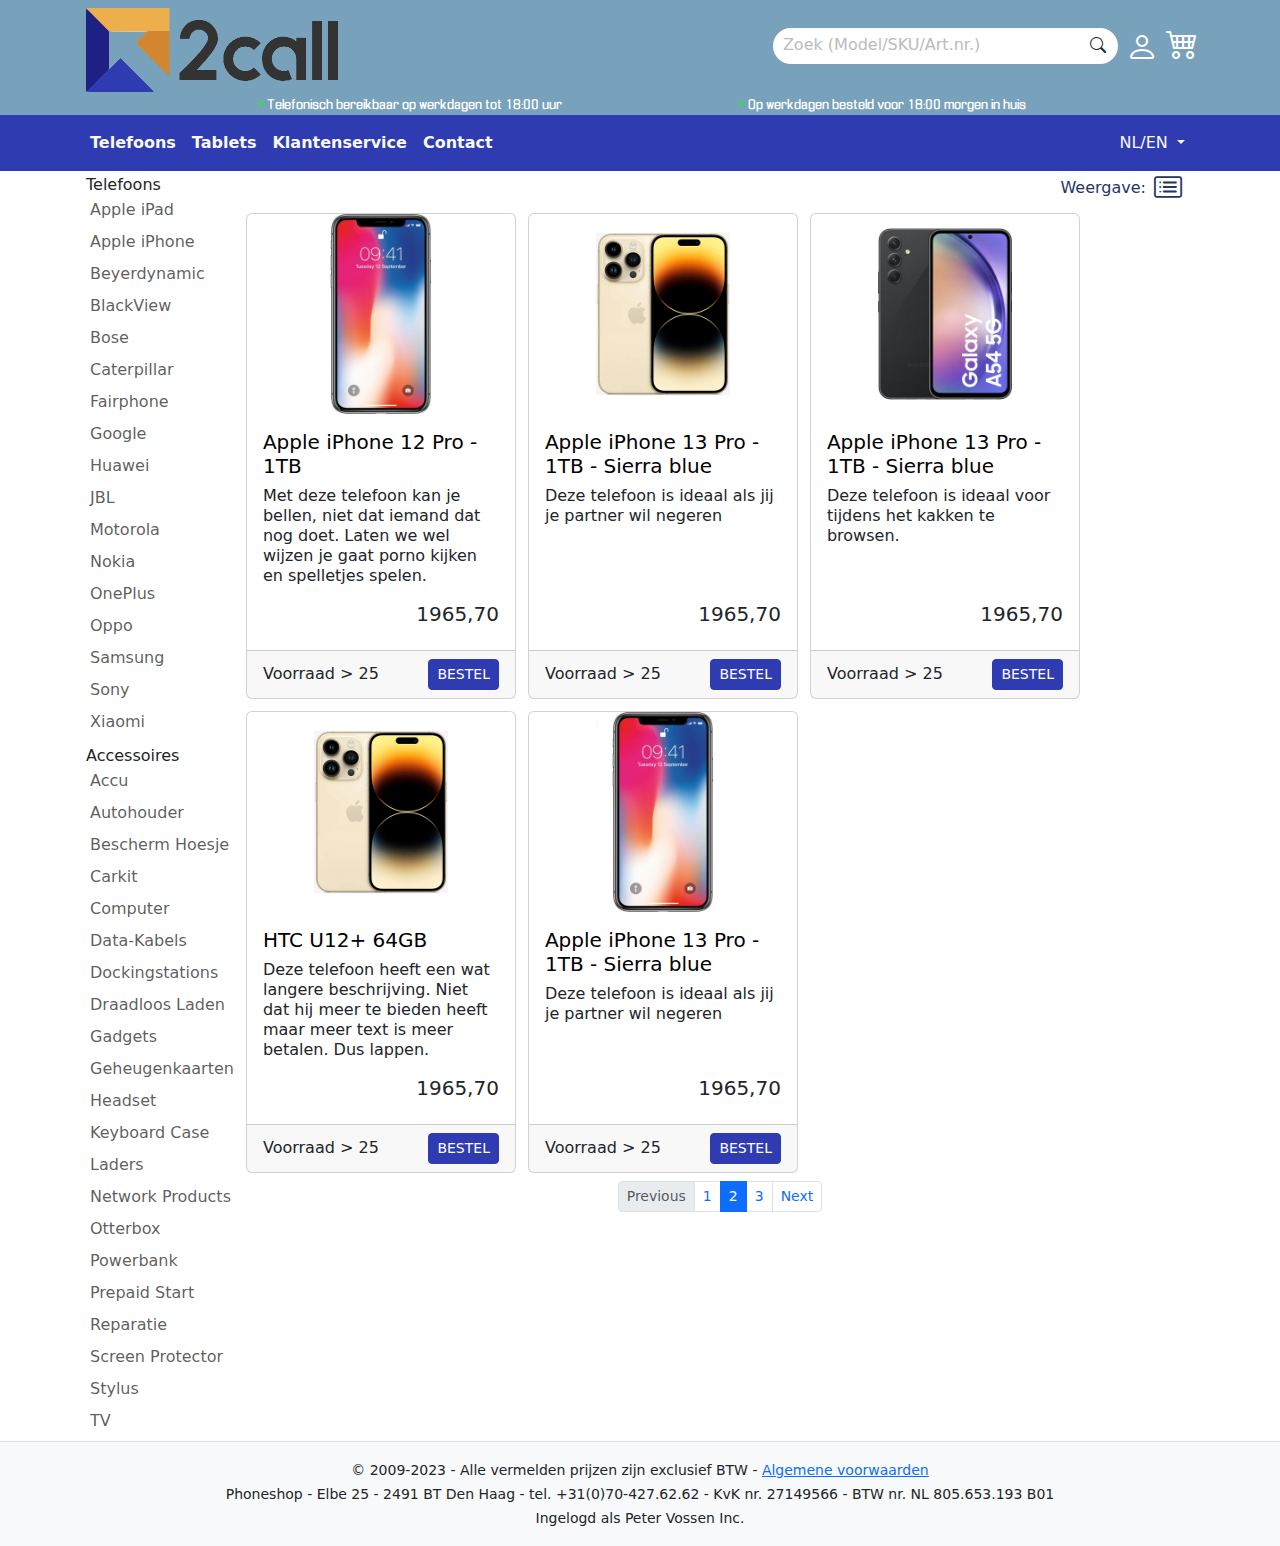
<file: index.html>
<!DOCTYPE html>
<html lang="nl">
  <head>
    <meta charset="utf-8">
    <meta name="viewport" content="width=device-width, initial-scale=1">
    <link rel="stylesheet" type="text/css" href="css/bootstrap.min.css">
    <link rel="stylesheet" type="text/css" href="css/main.css">
    <script src="js/bootstrap.bundle.min.js" defer></script>
    <script src="js/main.js" defer></script>
    <link rel="stylesheet" href="https://cdn.jsdelivr.net/npm/bootstrap-icons@1.10.5/font/bootstrap-icons.css">
    <link rel="apple-touch-icon" sizes="180x180" href="/apple-touch-icon.png">
    <link rel="icon" type="image/png" sizes="32x32" href="/favicon-32x32.png">
    <link rel="icon" type="image/png" sizes="16x16" href="/favicon-16x16.png">
    <link rel="manifest" href="/site.webmanifest">
    <title>2Call</title>
  </head>
  <body>
    <header>
      
      <div class="ps-bannercolor container-fluid">
        <div class="container pb-1 d-flex align-items-center justify-content-between">
          
          <picture class="mt-2 ms-1">
            <a href="index.html"><img id="header-logo" src="images/2call-logo-banner.png" alt="Phoneshop logo"></a>
          </picture>

          <div class="d-flex align-items-center">
            <div class="bg-white my-2 px-2 rounded-pill">
              <input type="text" name="zoekVeld" id="zoekVeld" class="border-0" placeholder="Zoek (Model/SKU/Art.nr.)">
              <button class="btn border-0 px-1" type="button"><i class="bi bi-search"></i></button>
            </div>
            <div class="ms-2 d-flex flex-column flex-sm-row">
              <div class="pt-1"><a href="#" data-bs-toggle="modal" data-bs-target="#loginModal"><i class="bi bi-person text-white h2 nudge"></i></a></div>
              <div class="ms-sm-2"><a href="#" data-bs-toggle="modal" data-bs-target="#shoppingcartModal"><i class="bi bi-cart4 text-white h2"></i></a></div>
            </div>
          </div>
        </div>
      </div>

      <div class="ps-bannercolor">
        <div class="container d-flex flex-column flex-md-row justify-content-evenly">
          <p class="vinkjestekst"><i class="bi bi-check groenvinkje"></i>Telefonisch bereikbaar op werkdagen tot 18:00 uur</p>
          <p class="vinkjestekst"><i class="bi bi-check groenvinkje"></i>Op werkdagen besteld voor 18:00 morgen in huis</p>
        </div>
      </div>

      <nav class="navbar navbar-expand-lg ps-menucolor">
        <div class="container">
          <button class="navbar-toggler text-light" type="button" data-bs-toggle="collapse" data-bs-target="#navbarText" aria-controls="navbarText" aria-expanded="false" aria-label="Toggle navigation">
            <i class="bi bi-list fs-2"></i>
          </button>
          <div class="collapse navbar-collapse" id="navbarText">
            <div class="navbar-nav fw-semibold">
              <a class="nav-item nav-link text-light" aria-current="page" href="index.html">Telefoons</a>
              <a class="nav-item nav-link text-light" href="index.html">Tablets</a>
              <a class="nav-item nav-link text-light" href="ks-main.html">Klantenservice</a>
              <a class="nav-item nav-link text-light" href="contact.html">Contact</a>
            </div>
          </div>

          <div class="dropdown">
            <button class="btn dropdown-toggle text-light" type="button" data-bs-toggle="dropdown" aria-expanded="false">
              NL/EN
            </button>
            <ul class="dropdown-menu">
              <li><a class="dropdown-item" href="#">NL</a></li>
              <li><a class="dropdown-item" href="#">EN</a></li>
            </ul>
          </div>

        </div>
      </nav>
    </header>

    <main id="main-content" class="container">

      <div class="d-flex flex-column flex-lg-row">
        <div id="brand-list" class="d-flex justify-content-between bg-white position-absolut">
          <nav class="navbar navbar-expand-lg p-1">
            <button class="navbar-toggler" type="button" data-bs-toggle="collapse" data-bs-target="#merk-filter" aria-controls="merk-filter" aria-expanded="false" aria-label="Toggle filter">
              <i class="bi bi-chevron-down"></i><span>Merk filter</span>
            </button>
            <div class="collapse navbar-collapse z-2" id="merk-filter">
              <div class="navbar-nav flex-column bg-white ps-shadow">
                <h6 class="nav-item mb-0">Telefoons</h6>
                <a class="nav-item nav-link p-1" href="#">Apple iPad</a>
                <a class="nav-item nav-link p-1" href="#">Apple iPhone</a>
                <a class="nav-item nav-link p-1" href="#">Beyerdynamic</a>
                <a class="nav-item nav-link p-1" href="#">BlackView</a>
                <a class="nav-item nav-link p-1" href="#">Bose</a>
                <a class="nav-item nav-link p-1" href="#">Caterpillar</a>
                <a class="nav-item nav-link p-1" href="#">Fairphone</a>
                <a class="nav-item nav-link p-1" href="#">Google</a>
                <a class="nav-item nav-link p-1" href="#">Huawei</a>
                <a class="nav-item nav-link p-1" href="#">JBL</a>
                <a class="nav-item nav-link p-1" href="#">Motorola</a>
                <a class="nav-item nav-link p-1" href="#">Nokia</a>
                <a class="nav-item nav-link p-1" href="#">OnePlus</a>
                <a class="nav-item nav-link p-1" href="#">Oppo</a>
                <a class="nav-item nav-link p-1" href="#">Samsung</a>
                <a class="nav-item nav-link p-1" href="#">Sony</a>
                <a class="nav-item nav-link p-1" href="#">Xiaomi</a>

                <h6 class="nav-item mb-0 mt-2">Accessoires</h6>
                <a class="nav-item nav-link p-1" href="#">Accu</a>
                <a class="nav-item nav-link p-1" href="#">Autohouder</a>
                <a class="nav-item nav-link p-1" href="#">Bescherm Hoesje</a>
                <a class="nav-item nav-link p-1" href="#">Carkit</a>
                <a class="nav-item nav-link p-1" href="#">Computer</a>
                <a class="nav-item nav-link p-1" href="#">Data-Kabels</a>
                <a class="nav-item nav-link p-1" href="#">Dockingstations</a>
                <a class="nav-item nav-link p-1" href="#">Draadloos Laden</a>
                <a class="nav-item nav-link p-1" href="#">Gadgets</a>
                <a class="nav-item nav-link p-1" href="#">Geheugenkaarten</a>
                <a class="nav-item nav-link p-1" href="#">Headset</a>
                <a class="nav-item nav-link p-1" href="#">Keyboard Case</a>
                <a class="nav-item nav-link p-1" href="#">Laders</a>
                <a class="nav-item nav-link p-1" href="#">Network Products</a>
                <a class="nav-item nav-link p-1" href="#">Otterbox</a>
                <a class="nav-item nav-link p-1" href="#">Powerbank</a>
                <a class="nav-item nav-link p-1" href="#">Prepaid Start</a>
                <a class="nav-item nav-link p-1" href="#">Reparatie</a>
                <a class="nav-item nav-link p-1" href="#">Screen Protector</a>
                <a class="nav-item nav-link p-1" href="#">Stylus</a>
                <a class="nav-item nav-link p-1" href="#">TV</a>
              </div>
            </div>
          </nav>
          <div class="pt-1 pt-lg-0 d-flex d-lg-none justify-content-end align-items-center">
            <div class="ps-text-navy me-2">Weergave:</div> 
            <a data-bs-toggle="collapse" href=".multi-collapse" role="button" aria-expanded="false" aria-controls="list-view tile-view"><i class="list-toggle bi card-list me-3 ps-text-navy h3"></i></a>
          </div>
        </div>
        
        <div class="flex-fill">
          <div class="pt-1 pt-lg-0 d-none d-lg-flex justify-content-end align-items-center">
            <div class="ps-text-navy me-2">Weergave:</div> 
            <a data-bs-toggle="collapse" href=".multi-collapse" role="button" aria-expanded="false" aria-controls="list-view tile-view"><i class="list-toggle bi bi-card-list me-3 ps-text-navy h3"></i></a>
          </div>
          
          <div class="flex-fill d-flex flex-column">
            <div id="list-view" class="collapse multi-collapse flex-fill">
              <ul class="list-group">
                <li class="list-group-item d-flex align-items-center justify-content-between">
                  <img class="list-image me-2" src="images/phone1.png" alt="Foto telefoon">
                  <div class="flex-fill d-flex flex-column">
                    <h6 class="mb-0"><a href="product1.html" class="text-decoration-none text-black stretched-link">Apple iPad Pro 12.9 2022 WiFi 512GB Silver</a></h6>
                    <div class="d-flex justify-content-between justify-content-sm-start">
                      <div class="ps-sku">SKU: MM6U3NF/A</div>
                      <p class="mb-0 mx-1 mx-sm-2 ms-md-3">Voorraad <span>> 25</span></p>
                    </div>
                  </div>
                  <div class="d-flex flex-column flex-lg-row align-items-center">
                    <div class="h5 mb-0">1965,70</div>
                    <div class="d-flex align-items-center">
                      <input class="mx-1 z-2" type="number">
                      <button type="button" class="btn btn-primary btn-sm z-2" data-bs-toggle="modal" data-bs-target="#shoppingcartModal"><i class="bi bi-cart4"></i></button>
                    </div>
                  </div>
                </li>

                <li class="list-group-item d-flex align-items-center justify-content-between">
                  <img class="list-image me-2" src="images/phone2.png" alt="Foto telefoon">
                  <div class="flex-fill d-flex flex-column">
                    <h6 class="mb-0"><a href="product1.html" class="text-decoration-none text-black stretched-link">Nokia 105 Neo 2019 Dual Sim Black</a></h6>
                    <div class="d-flex justify-content-between justify-content-sm-start">
                      <div class="ps-sku">SKU: MM6U3NF/A</div>
                      <p class="mb-0 mx-1 mx-sm-2 ms-md-3">Voorraad <span>> 25</span></p>
                    </div>
                  </div>
                  <div class="d-flex flex-column flex-lg-row align-items-center">
                    <div class="h5 mb-0">1965,00</div>
                    <div class="d-flex align-items-center">
                      <input class="mx-1 z-2" type="number">
                      <button type="button" class="btn btn-primary btn-sm z-2" data-bs-toggle="modal" data-bs-target="#shoppingcartModal"><i class="bi bi-cart4"></i></button>
                    </div>
                  </div>
                </li>
                
                <li class="list-group-item d-flex align-items-center justify-content-between">
                  <img class="list-image me-2" src="images/phone3.png" alt="Foto telefoon">
                  <div class="flex-fill d-flex flex-column">
                    <h6 class="mb-0"><a href="product1.html" class="text-decoration-none text-black stretched-link">Apple iPad Air 2022 10.9 WiFi + 5G 64GB Space Grey</a></h6>
                    <div class="d-flex justify-content-between justify-content-sm-start">
                      <div class="ps-sku">SKU: MM25235NF/A</div>
                      <p class="mb-0 mx-1 mx-sm-2 ms-md-3">Voorraad <span>> 25</span></p>
                    </div>
                  </div>
                  <div class="d-flex flex-column flex-lg-row align-items-center">
                    <div class="h5 mb-0">565,70</div>
                    <div class="d-flex align-items-center">
                      <input class="mx-1 z-2" type="number">
                      <button type="button" class="btn btn-primary btn-sm z-2" data-bs-toggle="modal" data-bs-target="#shoppingcartModal"><i class="bi bi-cart4"></i></button>
                    </div>
                  </div>
                </li>

                <li class="list-group-item d-flex align-items-center justify-content-between">
                  <img class="list-image me-2" src="images/phone1.png" alt="Foto telefoon">
                  <div class="flex-fill d-flex flex-column">
                    <h6 class="mb-0"><a href="product1.html" class="text-decoration-none text-black stretched-link">OnePlus Nord CE 2 5G Dual Sim 8/128GB Mirror Gray</a></h6>
                    <div class="d-flex justify-content-between justify-content-sm-start">
                      <div class="ps-sku">SKU: 4535345/A</div>
                      <p class="mb-0 mx-1 mx-sm-2 ms-md-3">Voorraad <span>> 25</span></p>
                    </div>
                  </div>
                  <div class="d-flex flex-column flex-lg-row align-items-center">
                    <div class="h5 mb-0">965,70</div>
                    <div class="d-flex align-items-center">
                      <input class="mx-1 z-2" type="number">
                      <button type="button" class="btn btn-primary btn-sm z-2" data-bs-toggle="modal" data-bs-target="#shoppingcartModal"><i class="bi bi-cart4"></i></button>
                    </div>
                  </div>
                </li>

                <li class="list-group-item d-flex align-items-center justify-content-between">
                  <img class="list-image me-2" src="images/phone2.png" alt="Foto telefoon">
                  <div class="flex-fill d-flex flex-column">
                    <h6 class="mb-0"><a href="product1.html" class="text-decoration-none text-black stretched-link">Caterpillar CAT S42H+ Dual Sim 32GB Black</a></h6>
                    <div class="d-flex justify-content-between justify-content-sm-start">
                      <div class="ps-sku">SKU: MM6U3NF/A</div>
                      <p class="mb-0 mx-1 mx-sm-2 ms-md-3">Voorraad <span>> 25</span></p>
                    </div>
                  </div>
                  <div class="d-flex flex-column flex-lg-row align-items-center">
                    <div class="h5 mb-0">1965,70</div>
                    <div class="d-flex align-items-center">
                      <input class="mx-1 z-2" type="number">
                      <button type="button" class="btn btn-primary btn-sm z-2" data-bs-toggle="modal" data-bs-target="#shoppingcartModal"><i class="bi bi-cart4"></i></button>
                    </div>
                  </div>
                </li>

                <li class="list-group-item d-flex align-items-center justify-content-between">
                  <img class="list-image me-2" src="images/phone1.png" alt="Foto telefoon">
                  <div class="flex-fill d-flex flex-column">
                    <h6 class="mb-0"><a href="product1.html" class="text-decoration-none text-black stretched-link">Fairphone 4 6/128GB Grey</a></h6>
                    <div class="d-flex justify-content-between justify-content-sm-start">
                      <div class="ps-sku">SKU: MM6U3NF/A</div>
                      <p class="mb-0 mx-1 mx-sm-2 ms-md-3">Voorraad <span>> 25</span></p>
                    </div>
                  </div>
                  <div class="d-flex flex-column flex-lg-row align-items-center">
                    <div class="h5 mb-0">1965,70</div>
                    <div class="d-flex align-items-center">
                      <input class="mx-1 z-2" type="number">
                      <button type="button" class="btn btn-primary btn-sm z-2" data-bs-toggle="modal" data-bs-target="#shoppingcartModal"><i class="bi bi-cart4"></i></button>
                    </div>
                  </div>
                </li>
              </ul>
            </div>

            <div id="tile-view" class="collapse multi-collapse show flex-fill">
              <div class="d-flex flex-fill justify-content-center justify-content-sm-start flex-wrap">

                <article class="product-card card ms-1 mb-1 mt-2 me-2">
                  <img class="card-img" src="images/phone1.png" alt="Foto telefoon">
                  <div class="card-body d-flex flex-column">
                    <h5 class="card-title"><a href="product1.html" class="text-decoration-none text-black stretched-link">Apple iPhone 12 Pro - 1TB</a></h5>
                    <p class="card-text lh-sm flex-fill">Met deze telefoon kan je bellen, niet dat iemand dat nog doet. Laten we wel wijzen je gaat porno kijken en spelletjes spelen.</p>
                    <a href="#" class="card-link h5 text-decoration-none text-end d-block">1965,70</a>
                  </div>
                  <div class="card-footer d-flex justify-content-between align-items-center">
                    <p class="mb-0">Voorraad <span>> 25</span></p>
                    <button type="button" class="btn btn-primary btn-sm z-2" data-bs-toggle="modal" data-bs-target="#shoppingcartModal">BESTEL</button>
                  </div> 
                </article>

                <article class="product-card card ms-1 mb-1 mt-2 me-2">
                  <img class="card-img" src="images/phone2.png" alt="Foto telefoon">
                  <div class="card-body d-flex flex-column">
                    <h5 class="card-title"><a href="product1.html" class="text-decoration-none text-black stretched-link">Apple iPhone 13 Pro - 1TB - Sierra blue</a></h5>
                    <p class="card-text lh-sm flex-fill">Deze telefoon is ideaal als jij je partner wil negeren</p>
                    <a href="#" class="card-link h5 text-decoration-none text-end d-block">1965,70</a>
                  </div>
                  <div class="card-footer d-flex justify-content-between align-items-center">
                    <p class="mb-0">Voorraad <span>> 25</span></p>
                    <button type="button" class="btn btn-primary btn-sm z-2" data-bs-toggle="modal" data-bs-target="#shoppingcartModal">BESTEL</button>
                  </div> 
                </article>

                <article class="product-card card ms-1 mb-1 mt-2 me-2">
                  <img class="card-img" src="images/phone3.png" alt="Foto telefoon">
                  <div class="card-body d-flex flex-column">
                    <h5 class="card-title"><a href="product1.html" class="text-decoration-none text-black stretched-link">Apple iPhone 13 Pro - 1TB - Sierra blue</a></h5>
                    <p class="card-text lh-sm flex-fill">Deze telefoon is ideaal voor tijdens het kakken te browsen.</p>
                    <a href="#" class="card-link h5 text-decoration-none text-end d-block">1965,70</a>
                  </div>
                  <div class="card-footer d-flex justify-content-between align-items-center">
                    <p class="mb-0">Voorraad <span>> 25</span></p>
                    <button type="button" class="btn btn-primary btn-sm z-2" data-bs-toggle="modal" data-bs-target="#shoppingcartModal">BESTEL</button>
                  </div> 
                </article>

                <article class="product-card card ms-1 mb-1 mt-2 me-2">
                  <img class="card-img" src="images/phone2.png" alt="Foto telefoon">
                  <div class="card-body d-flex flex-column">
                    <h5 class="card-title"><a href="product1.html" class="text-decoration-none text-black stretched-link">HTC U12+ 64GB</a></h5>
                    <p class="card-text lh-sm flex-fill">Deze telefoon heeft een wat langere beschrijving. Niet dat hij meer te bieden heeft maar meer text is meer betalen. Dus lappen.</p>
                    <a href="#" class="card-link h5 text-decoration-none text-end d-block">1965,70</a>
                  </div>
                  <div class="card-footer d-flex justify-content-between align-items-center">
                    <p class="mb-0">Voorraad <span>> 25</span></p>
                    <button type="button" class="btn btn-primary btn-sm z-2" data-bs-toggle="modal" data-bs-target="#shoppingcartModal">BESTEL</button>
                  </div> 
                </article>

                <article class="product-card card ms-1 mb-1 mt-2 me-2">
                  <img class="card-img" src="images/phone1.png" alt="Foto telefoon">
                  <div class="card-body d-flex flex-column">
                    <h5 class="card-title"><a href="product1.html" class="text-decoration-none text-black stretched-link">Apple iPhone 13 Pro - 1TB - Sierra blue</a></h5>
                    <p class="card-text lh-sm flex-fill">Deze telefoon is ideaal als jij je partner wil negeren</p>
                    <a href="#" class="card-link h5 text-decoration-none text-end d-block">1965,70</a>
                  </div>
                  <div class="card-footer d-flex justify-content-between align-items-center">
                    <p class="mb-0">Voorraad <span>> 25</span></p>
                    <button type="button" class="btn btn-primary btn-sm z-2" data-bs-toggle="modal" data-bs-target="#shoppingcartModal">BESTEL</button>
                  </div> 
                </article>
              </div>
            </div>

            <div class="">
              <nav aria-label="Card Navigation">
                <ul class="pagination pagination-sm m-1 justify-content-center">
                  <li class="page-item disabled">
                    <a class="page-link" href="#"
                       tabindex="-1" aria-disabled="true">Previous
                    </a>
                  </li>
                  <li class="page-item"><a class="page-link" href="#">1</a></li>
                  <li class="page-item active" aria-current="page">
                    <a class="page-link" href="#">2</a>
                  </li>
                  <li class="page-item"><a class="page-link" href="#">3</a></li>
                  <li class="page-item"><a class="page-link" href="#">Next</a></li>
                </ul>
              </nav>
            </div>
          </div>
        </div>
      </div>

      <!-- Login Modal -->
    <div class="modal fade" id="loginModal" tabindex="-1" aria-labelledby="loginModalLabel" aria-hidden="true">
      <div class="modal-dialog modal-dialog-centered">
        <div class="modal-content">
          <div class="modal-header ps-menucolor text-white">
            <h1 class="modal-title fs-5" id="loginModalLabel">Inloggen bij Phoneshop </h1>
            <button type="button" class="btn-close" data-bs-dismiss="modal" aria-label="Close"></button>
          </div>
          <div class="modal-body">
            <div>
              <label class="order-label my-1" for="login_user">E-mailadres</label>
              <input class="order-input" type="text" id="login_user" name="login_user" placeholder="E-mailadres">
            </div>
            <div>
              <label class="order-label my-1" for="login_pass">Wachtwoord</label>
              <input class="order-input" type="password" id="login_pass" name="login_pass">
            </div>
            <a href="#" data-bs-toggle="modal" data-bs-target="#loginRecoverModal">Wachtwoord vergeten?</a>
          </div>
          <div class="modal-footer ps-light-blue">
            <button type="button" class="btn btn-primary">Inloggen</button>
          </div>
        </div>
      </div>
     </div> 

     <!-- Login Recover Modal -->
    <div class="modal fade" id="loginRecoverModal" tabindex="-1" aria-labelledby="loginRecoverModalLabel" aria-hidden="true">
      <div class="modal-dialog modal-dialog-centered">
        <div class="modal-content">
          <div class="modal-header ps-menucolor text-white">
            <h1 class="modal-title fs-5 text-white" id="loginRecoverModalLabel">Wachtwoord vergeten?</h1>
            <button type="button" class="btn-close" data-bs-dismiss="modal" aria-label="Close"></button>
          </div>
          <div class="modal-body">
            <p>Vul je e-mailadres in, dan sturen we je een e-mail waarmee je je wachtwoord opnieuw kunt instellen.</p>
            <div>
              <label class="order-label my-1" for="login_recover">E-mailadres</label>
              <input class="order-input" type="text" id="login_recover" name="login_recover" placeholder="E-mailadres">
            </div>
          </div>
          <div class="modal-footer ps-light-blue">
            <button type="button" class="btn btn-primary">Stuur e-mail</button>
          </div>
        </div>
      </div>
     </div> 

      <!-- Shoppingcart Modal -->
      <div class="modal fade" id="shoppingcartModal" tabindex="-1" aria-labelledby="shoppingcartModalLabel" aria-hidden="true">
        <div class="modal-dialog  modal-dialog-centered modal-dialog-scrollable">
          <div class="modal-content">
            <div class="modal-header ps-menucolor text-white">
              <h1 class="modal-title fs-5" id="shoppingcartModalLabel">Winkelmandje</h1>
              <button type="button" class="btn-close" data-bs-dismiss="modal" aria-label="Close"></button>
            </div>
            <div class="modal-body">
              <table class="table table-striped">
                <thead>
                  <tr>
                    <th scope="col">Product</th>
                    <th scope="col">Aantal</th>
                    <th class="text-nowrap" scope="col">Per stuk</th>
                    <th scope="col">Totaal</th>
                  </tr>
                </thead>
                <tbody class="table-group-divider">
                  <tr>
                    <th scope="row">Apple iPad Air 2022 10.9 WiFi + 5G 64GB Space Grey</th>
                    <td class="p-1"><input value="1" type="number"></td>
                    <td>&euro;99</td>
                    <td>&euro;99</td>
                  </tr>
                  <tr>
                    <th scope="row">Caterpillar CAT S42H+ Dual Sim 32GB Black</th>
                    <td class="p-1"><input value="1" type="number"></td>
                    <td>&euro;99</td>
                    <td>&euro;99</td>
                  </tr>
                  <tr>
                    <th scope="row">Fairphone 4 6/128GB Grey</th>
                    <td class="p-1"><input value="1" type="number"></td>
                    <td>&euro;99</td>
                    <td>&euro;99</td>
                  </tr>
                  <tr>
                    <th scope="row">Apple iPhone 12 Pro - 1TB</th>
                    <td class="p-1"><input value="1" type="number"></td>
                    <td>&euro;99</td>
                    <td>&euro;99</td>
                  </tr>
                  <tr>
                    <th scope="row" colspan="3" class="text-end" >Totaal excl. BTW</th>
                    <td>&euro;396</td>
                  </tr>
                </tbody>
              </table>
            </div>
            <div class="modal-footer ps-light-blue">
              <button type="button" class="btn btn-secondary" data-bs-dismiss="modal">Verder winkelen</button>
              <a class="btn btn-primary" href="order.html">Bestellen</a>
            </div>
          </div>
        </div>
      </div>

    </main>

    <footer class="bg-light p-3 border-top">
      <p class="text-center mb-0"><small>&copy; 2009-2023 - Alle vermelden prijzen zijn exclusief BTW - <a href="http://www.phoneshop.nl/voorwaarden" target="blank" >Algemene voorwaarden</a>
      <br>Phoneshop - Elbe 25 - 2491 BT Den Haag - tel. +31(0)70-427.62.62 - KvK nr. 27149566 - BTW nr. NL 805.653.193 B01<br>
      Ingelogd als Peter Vossen Inc.</small></p>
    </footer>

  </body>
</html>
</file>
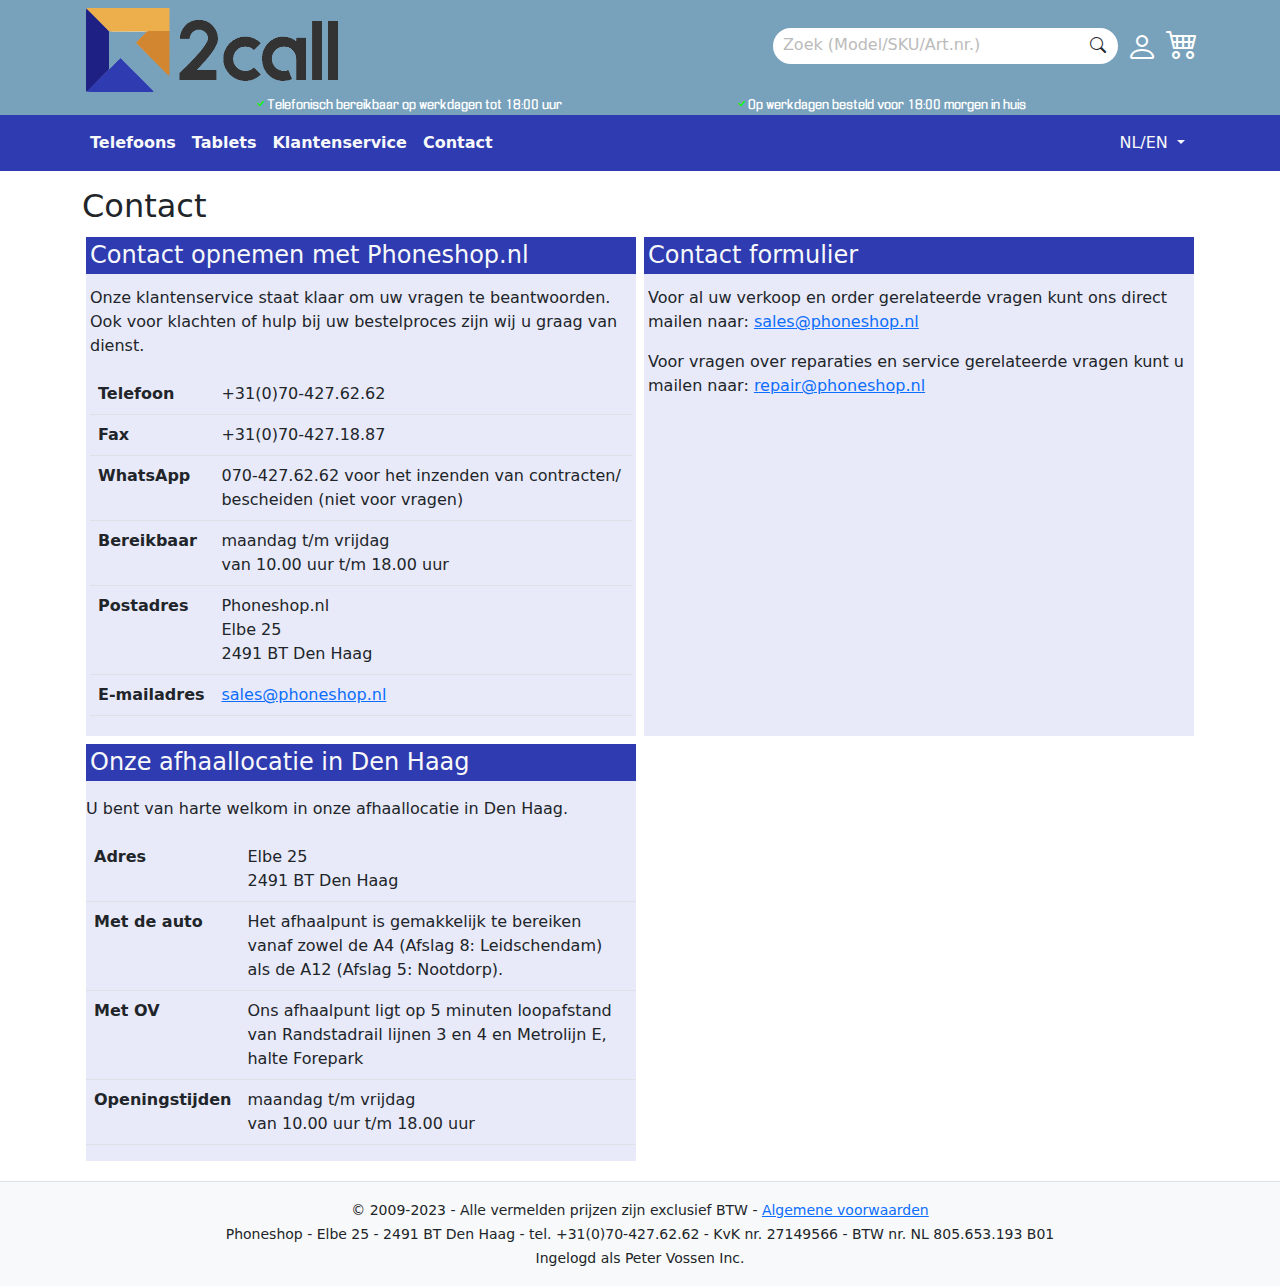
<file: contact.html>
<!DOCTYPE html>
<html lang="nl">
  <head>
    <meta charset="utf-8">
    <meta name="viewport" content="width=device-width, initial-scale=1">
    <link rel="stylesheet" type="text/css" href="css/bootstrap.min.css">
    <link rel="stylesheet" type="text/css" href="css/main.css">
    <script src="js/bootstrap.bundle.min.js" defer></script>
    <script src="js/main.js" defer></script>
    <link rel="stylesheet" href="https://cdn.jsdelivr.net/npm/bootstrap-icons@1.10.5/font/bootstrap-icons.css">
    <link rel="apple-touch-icon" sizes="180x180" href="/apple-touch-icon.png">
    <link rel="icon" type="image/png" sizes="32x32" href="/favicon-32x32.png">
    <link rel="icon" type="image/png" sizes="16x16" href="/favicon-16x16.png">
    <link rel="manifest" href="/site.webmanifest">
    <title>Phoneshop</title>
  </head>
  <body>
    <header>
      
      <div class="ps-bannercolor container-fluid">
        <div class="container pb-1 d-flex align-items-center justify-content-between">
          
          <picture class="mt-2 ms-1">
            <a href="index.html"><img id="header-logo" src="images/2call-logo-banner.png" alt="Phoneshop logo"></a>
          </picture>

          <div class="d-flex align-items-center">
            <div class="bg-white my-2 px-2 rounded-pill">
              <input type="text" name="zoekVeld" id="zoekVeld" class="border-0" placeholder="Zoek (Model/SKU/Art.nr.)">
              <button class="btn border-0 px-1" type="button"><i class="bi bi-search"></i></button>
            </div>
            <div class="ms-2 d-flex flex-column flex-sm-row">
              <div class="pt-1"><a href="#" data-bs-toggle="modal" data-bs-target="#loginModal"><i class="bi bi-person text-white h2 nudge"></i></a></div>
              <div class="ms-sm-2"><a href="#" data-bs-toggle="modal" data-bs-target="#shoppingcartModal"><i class="bi bi-cart4 text-white h2"></i></a></div>
            </div>
          </div>
        </div>
      </div>

      <div class="ps-bannercolor">
        <div class="container d-flex flex-column flex-md-row justify-content-evenly">
          <p class="vinkjestekst"><i class="bi bi-check groenvinkje"></i>Telefonisch bereikbaar op werkdagen tot 18:00 uur</p>
          <p class="vinkjestekst"><i class="bi bi-check groenvinkje"></i>Op werkdagen besteld voor 18:00 morgen in huis</p>
        </div>
      </div>

      <nav class="navbar navbar-expand-lg ps-menucolor">
        <div class="container">
          <button class="navbar-toggler text-light" type="button" data-bs-toggle="collapse" data-bs-target="#navbarText" aria-controls="navbarText" aria-expanded="false" aria-label="Toggle navigation">
            <i class="bi bi-list fs-2"></i>
          </button>
          <div class="collapse navbar-collapse" id="navbarText">
            <div class="navbar-nav fw-semibold">
              <a class="nav-item nav-link text-light" aria-current="page" href="index.html">Telefoons</a>
              <a class="nav-item nav-link text-light" href="index.html">Tablets</a>
              <a class="nav-item nav-link text-light" href="ks-main.html">Klantenservice</a>
              <a class="nav-item nav-link text-light" href="contact.html">Contact</a>
            </div>
          </div>

          <div class="dropdown">
            <button class="btn dropdown-toggle text-light" type="button" data-bs-toggle="dropdown" aria-expanded="false">
              NL/EN
            </button>
            <ul class="dropdown-menu">
              <li><a class="dropdown-item" href="#">NL</a></li>
              <li><a class="dropdown-item" href="#">EN</a></li>
            </ul>
          </div>

        </div>
      </nav>
    </header>

    <main id="main-content" class="container">

      <h1 class="h2 mt-3">Contact</h1>

      <div class="d-flex flex-column flex-lg-row">
        <section class="contact-box ps-light-blue m-1">
          <h2 class="h4 ps-menucolor text-light p-1">Contact opnemen met Phoneshop.nl</h2>
          <div class="p-1">
            <p>Onze klantenservice staat klaar om uw vragen te beantwoorden. Ook voor klachten of hulp bij uw bestelproces zijn wij u graag van dienst.</p>
            <table class="table">
              <tbody>
                <tr>
                  <th>Telefoon</th>
                  <td>+31(0)70-427.62.62</td>
                </tr>
                <tr>
                  <th>Fax</th>
                  <td>+31(0)70-427.18.87</td>
                </tr>
                <tr>
                  <th>WhatsApp</th>
                  <td>070-427.62.62 voor het inzenden van contracten/<br />bescheiden (niet voor vragen)</td>
                </tr>
                <tr>
                  <th>Bereikbaar</th>
                  <td>maandag t/m vrijdag <br />van 10.00 uur t/m 18.00 uur</td>
                </tr>
                <tr>
                  <th>Postadres</th>
                  <td>Phoneshop.nl<br /> Elbe 25<br /> 2491 BT Den Haag</td>
                </tr>
                <tr>
                  <th>E-mailadres</th>
                  <td><a href="mailto:sales@phoneshop.nl">sales@phoneshop.nl</a></td>
                </tr>
              </tbody>
            </table>
          </div>
        </section>

        <section class="contact-box ps-light-blue m-1">
          <h2 class="h4 ps-menucolor text-light p-1">Contact formulier</h2>
          <div class="p-1">
            <p>Voor al uw verkoop en order gerelateerde vragen kunt ons direct mailen naar: <a href="mailto:sales@phoneshop.nl">sales@phoneshop.nl</a></p>
            <p>Voor vragen over reparaties en service gerelateerde vragen kunt u mailen naar: <a href="mailto:repair@phoneshop.nl">repair@phoneshop.nl</a></p>
          </div>
        </section>
      </div>
      <div class="d-flex flex-column flex-lg-row mb-3">
        <section class="contact-box ps-light-blue m-1">
          <h2 class="h4 ps-menucolor text-light p-1">Onze afhaallocatie in Den Haag</h2>
          <div class="p-1">
            
          </div>
          <p>U bent van harte welkom in onze afhaallocatie in Den Haag.</p>
          <table class="table">
              <tbody>
                  <tr>
                      <th>Adres</th>
                      <td>Elbe 25<br /> 2491 BT Den Haag</td>
                  </tr>
                  <tr>
                      <th>Met de auto</th>
                      <td>Het afhaalpunt is gemakkelijk te bereiken vanaf zowel de A4 (Afslag 8: Leidschendam) als de A12 (Afslag 5: Nootdorp).</td>
                  </tr>
                  <tr>
                      <th>Met OV</th>
                      <td>Ons afhaalpunt ligt op 5 minuten loopafstand van Randstadrail lijnen 3 en 4 en Metrolijn E, halte Forepark</td>
                  </tr>
                  <tr>
                      <th>Openingstijden</th>
                      <td>maandag t/m vrijdag <br />van 10.00 uur t/m 18.00 uur</td>
                  </tr>
              </tbody>
          </table>


        </section>
        <section class="contact-box m-1">

          <iframe class="mapscontainer" frameborder="0" scrolling="no" marginheight="0" marginwidth="0" src="https://maps.google.com/maps?f=q&amp;source=s_q&amp;hl=en&amp;geocode=&amp;q=Elbe+29,+Den+Haag,+The+Netherlands&amp;aq=0&amp;oq=elbe+29&amp;sll=37.0625,-95.677068&amp;sspn=49.357162,93.076172&amp;ie=UTF8&amp;hq=&amp;hnear=Elbe+29,+2491+BT+Leidschenveen-Ypenburg,+Den+Haag,+Zuid-Holland,+The+Netherlands&amp;t=m&amp;ll=52.067636,4.384317&amp;spn=0.015829,0.025749&amp;z=14&amp;iwloc=A&amp;output=embed"></iframe>

        </section>
      </div>

      <!-- Login Modal -->
      <div class="modal fade" id="loginModal" tabindex="-1" aria-labelledby="loginModalLabel" aria-hidden="true">
        <div class="modal-dialog modal-dialog-centered">
          <div class="modal-content">
            <div class="modal-header ps-menucolor text-white">
              <h1 class="modal-title fs-5" id="loginModalLabel">Inloggen bij Phoneshop </h1>
              <button type="button" class="btn-close" data-bs-dismiss="modal" aria-label="Close"></button>
            </div>
            <div class="modal-body">
              <div>
                <label class="order-label my-1" for="login_user">E-mailadres</label>
                <input class="order-input" type="text" id="login_user" name="login_user" placeholder="E-mailadres">
              </div>
              <div>
                <label class="order-label my-1" for="login_pass">Wachtwoord</label>
                <input class="order-input" type="password" id="login_pass" name="login_pass">
              </div>
              <a href="#" data-bs-toggle="modal" data-bs-target="#loginRecoverModal">Wachtwoord vergeten?</a>
            </div>
            <div class="modal-footer ps-light-blue">
              <button type="button" class="btn btn-primary">Inloggen</button>
            </div>
          </div>
        </div>
       </div> 

       <!-- Login Recover Modal -->
      <div class="modal fade" id="loginRecoverModal" tabindex="-1" aria-labelledby="loginRecoverModalLabel" aria-hidden="true">
        <div class="modal-dialog modal-dialog-centered">
          <div class="modal-content">
            <div class="modal-header ps-menucolor text-white">
              <h1 class="modal-title fs-5 text-white" id="loginRecoverModalLabel">Wachtwoord vergeten?</h1>
              <button type="button" class="btn-close" data-bs-dismiss="modal" aria-label="Close"></button>
            </div>
            <div class="modal-body">
              <p>Vul je e-mailadres in, dan sturen we je een e-mail waarmee je je wachtwoord opnieuw kunt instellen.</p>
              <div>
                <label class="order-label my-1" for="login_recover">E-mailadres</label>
                <input class="order-input" type="text" id="login_recover" name="login_recover" placeholder="E-mailadres">
              </div>
            </div>
            <div class="modal-footer ps-light-blue">
              <button type="button" class="btn btn-primary">Stuur e-mail</button>
            </div>
          </div>
        </div>
       </div> 

      <!-- Shoppingcart Modal -->
      <div class="modal fade" id="shoppingcartModal" tabindex="-1" aria-labelledby="shoppingcartModalLabel" aria-hidden="true">
        <div class="modal-dialog  modal-dialog-centered modal-dialog-scrollable">
          <div class="modal-content">
            <div class="modal-header ps-menucolor text-white">
              <h1 class="modal-title fs-5" id="shoppingcartModalLabel">Winkelmandje</h1>
              <button type="button" class="btn-close" data-bs-dismiss="modal" aria-label="Close"></button>
            </div>
            <div class="modal-body">
              <table class="table table-striped">
                <thead>
                  <tr>
                    <th scope="col">Product</th>
                    <th scope="col">Aantal</th>
                    <th class="text-nowrap" scope="col">Per stuk</th>
                    <th scope="col">Totaal</th>
                  </tr>
                </thead>
                <tbody class="table-group-divider">
                  <tr>
                    <th scope="row">Apple iPad Air 2022 10.9 WiFi + 5G 64GB Space Grey</th>
                    <td class="p-1"><input value="1" type="number"></td>
                    <td>&euro;99</td>
                    <td>&euro;99</td>
                  </tr>
                  <tr>
                    <th scope="row">Caterpillar CAT S42H+ Dual Sim 32GB Black</th>
                    <td class="p-1"><input value="1" type="number"></td>
                    <td>&euro;99</td>
                    <td>&euro;99</td>
                  </tr>
                  <tr>
                    <th scope="row">Fairphone 4 6/128GB Grey</th>
                    <td class="p-1"><input value="1" type="number"></td>
                    <td>&euro;99</td>
                    <td>&euro;99</td>
                  </tr>
                  <tr>
                    <th scope="row">Apple iPhone 12 Pro - 1TB</th>
                    <td class="p-1"><input value="1" type="number"></td>
                    <td>&euro;99</td>
                    <td>&euro;99</td>
                  </tr>
                  <tr>
                    <th scope="row" colspan="3" class="text-end" >Totaal excl. BTW</th>
                    <td>&euro;396</td>
                  </tr>
                </tbody>
              </table>
            </div>
            <div class="modal-footer ps-light-blue">
              <button type="button" class="btn btn-secondary" data-bs-dismiss="modal">Verder winkelen</button>
              <a class="btn btn-primary" href="order.html">Bestellen</a>
            </div>
          </div>
        </div>
      </div>

    </main>

    <footer class="bg-light p-3 border-top">
      <p class="text-center mb-0"><small>&copy; 2009-2023 - Alle vermelden prijzen zijn exclusief BTW - <a href="http://www.phoneshop.nl/voorwaarden" target="blank" >Algemene voorwaarden</a>
      <br>Phoneshop - Elbe 25 - 2491 BT Den Haag - tel. +31(0)70-427.62.62 - KvK nr. 27149566 - BTW nr. NL 805.653.193 B01<br>
      Ingelogd als Peter Vossen Inc.</small></p>
    </footer>

  </body>
</html>
</file>
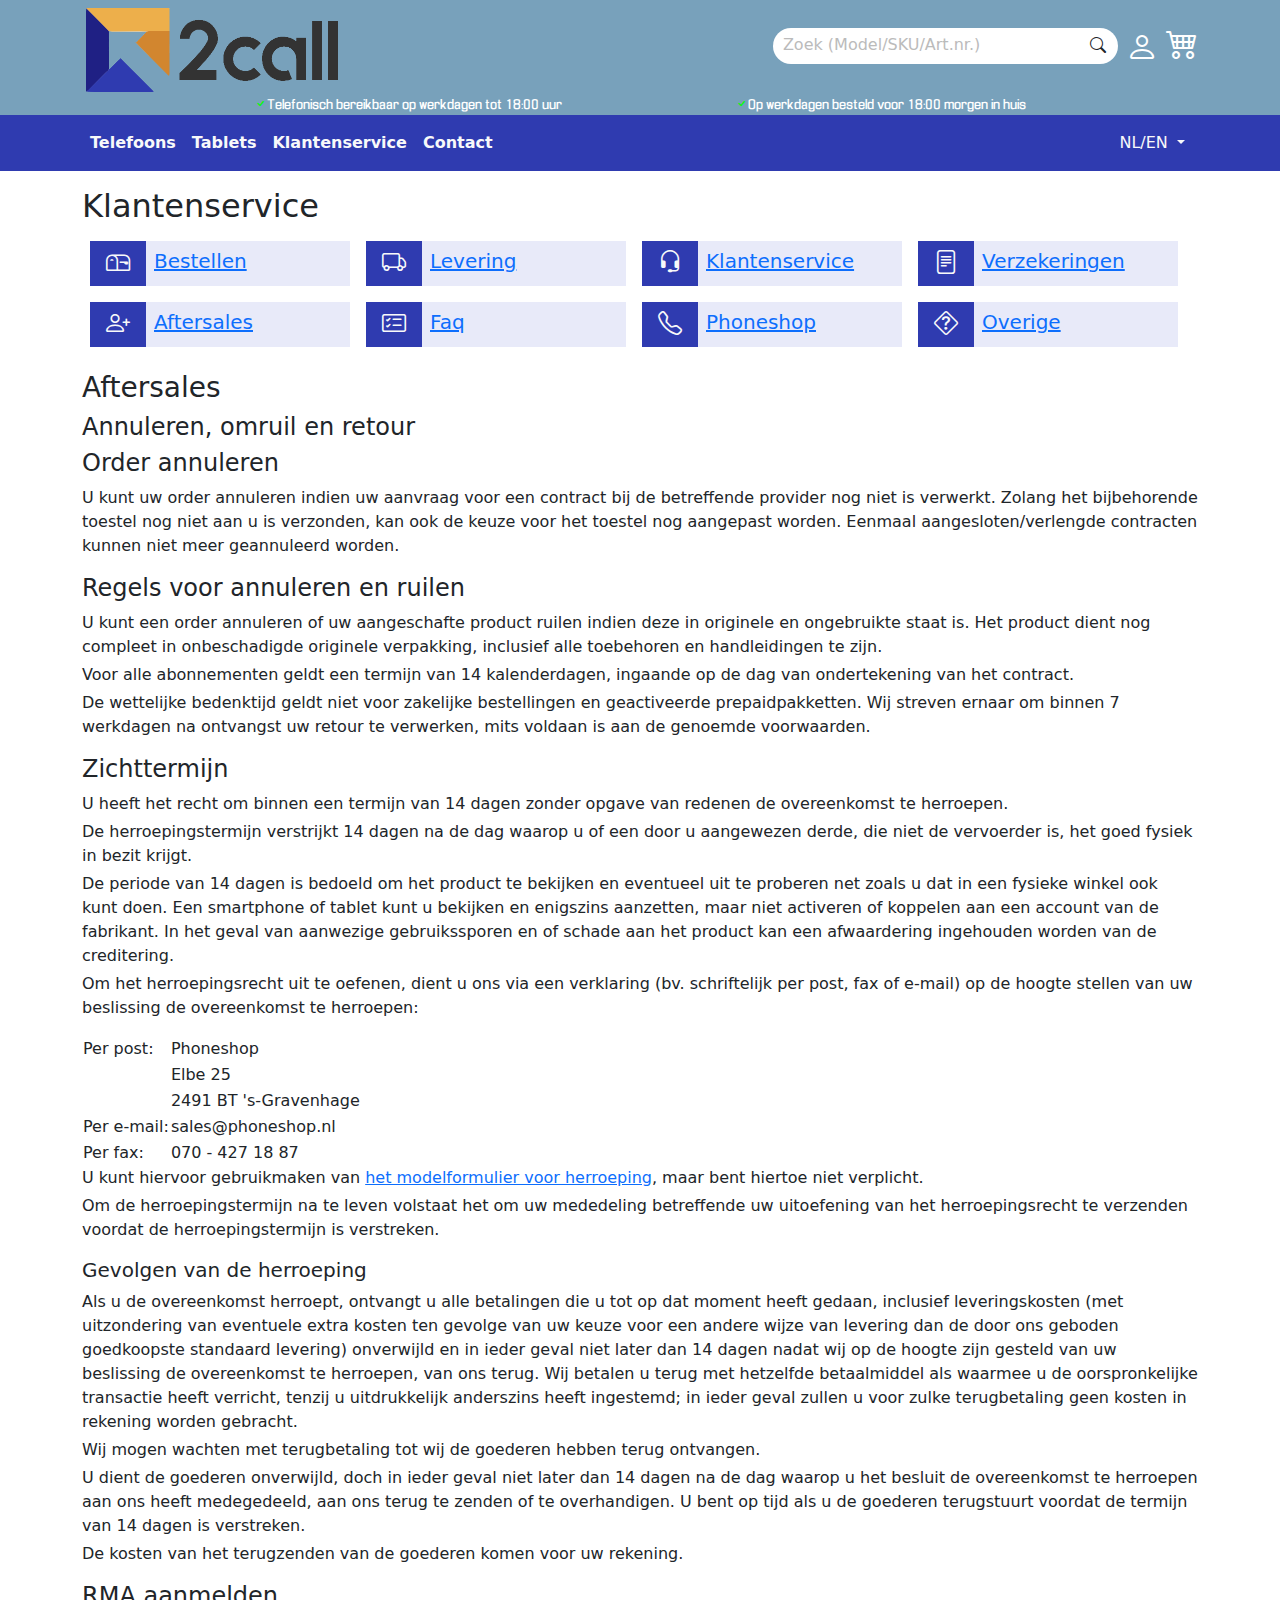
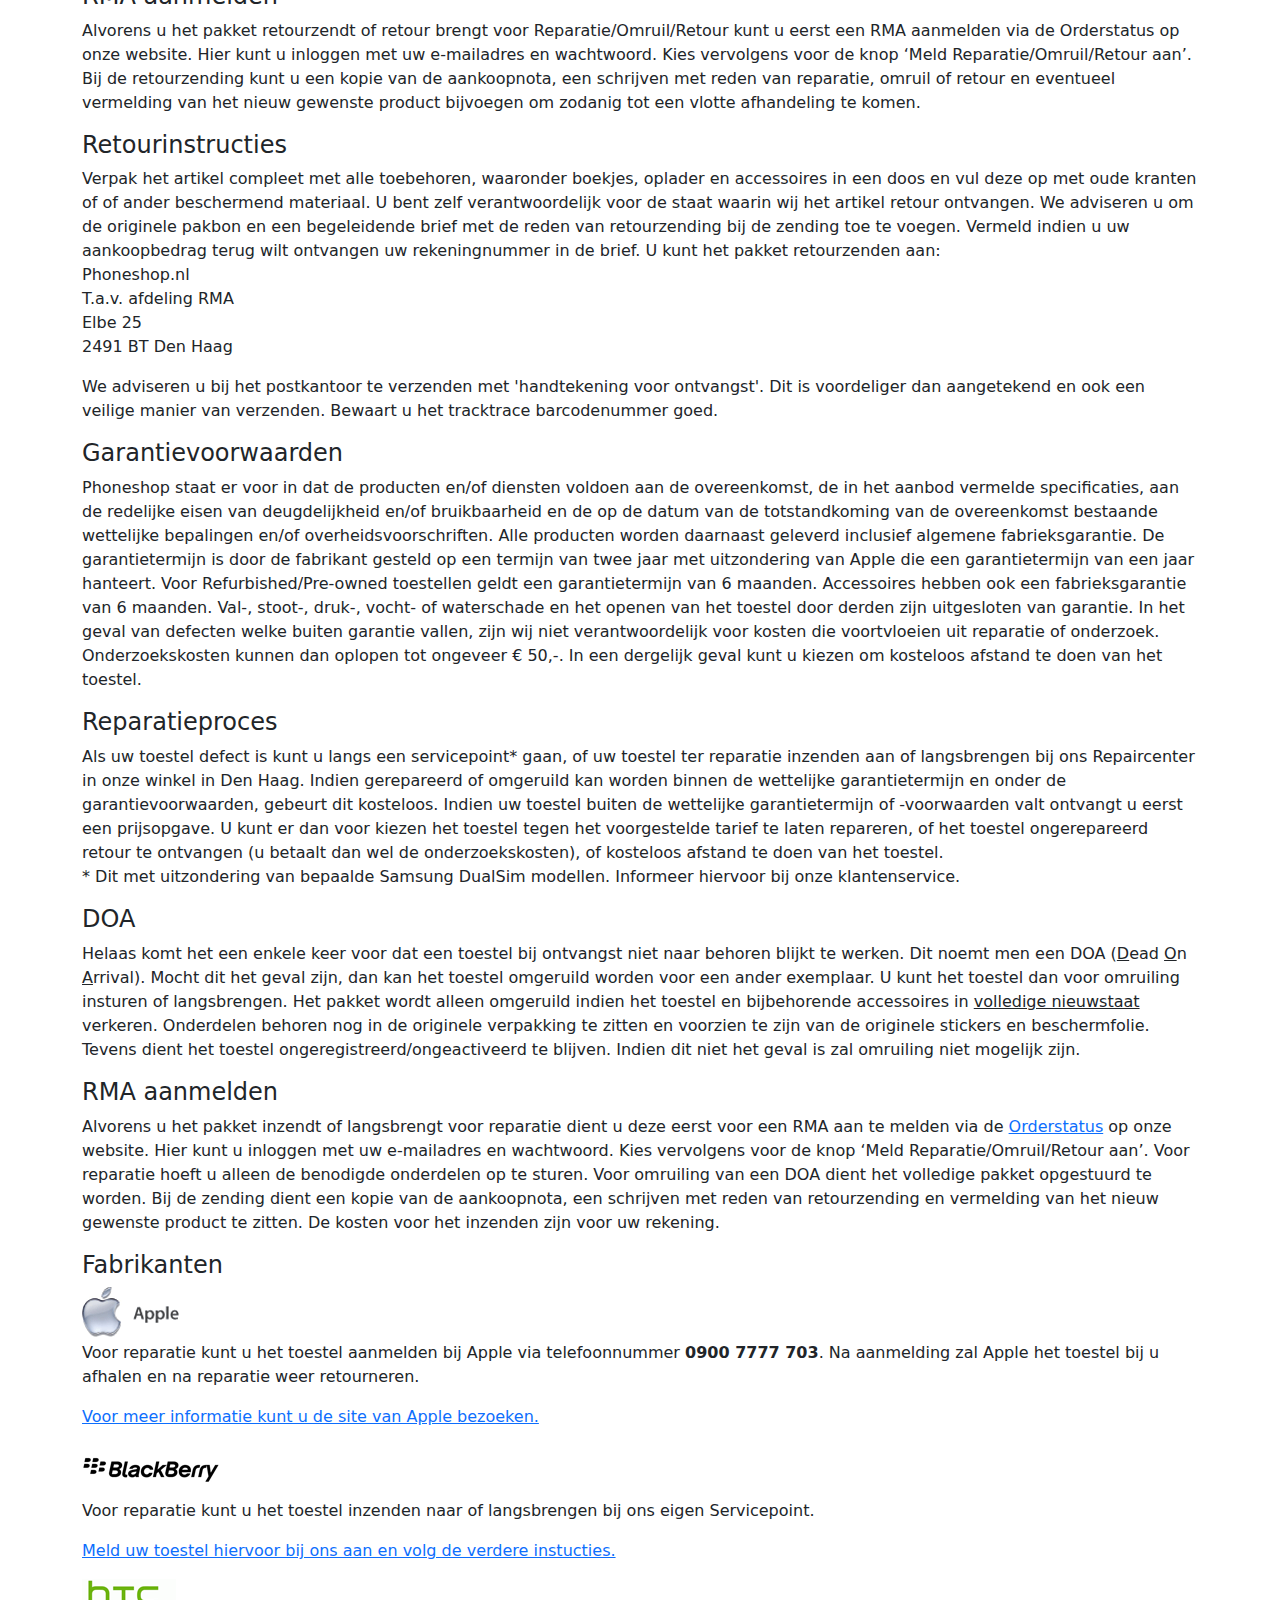
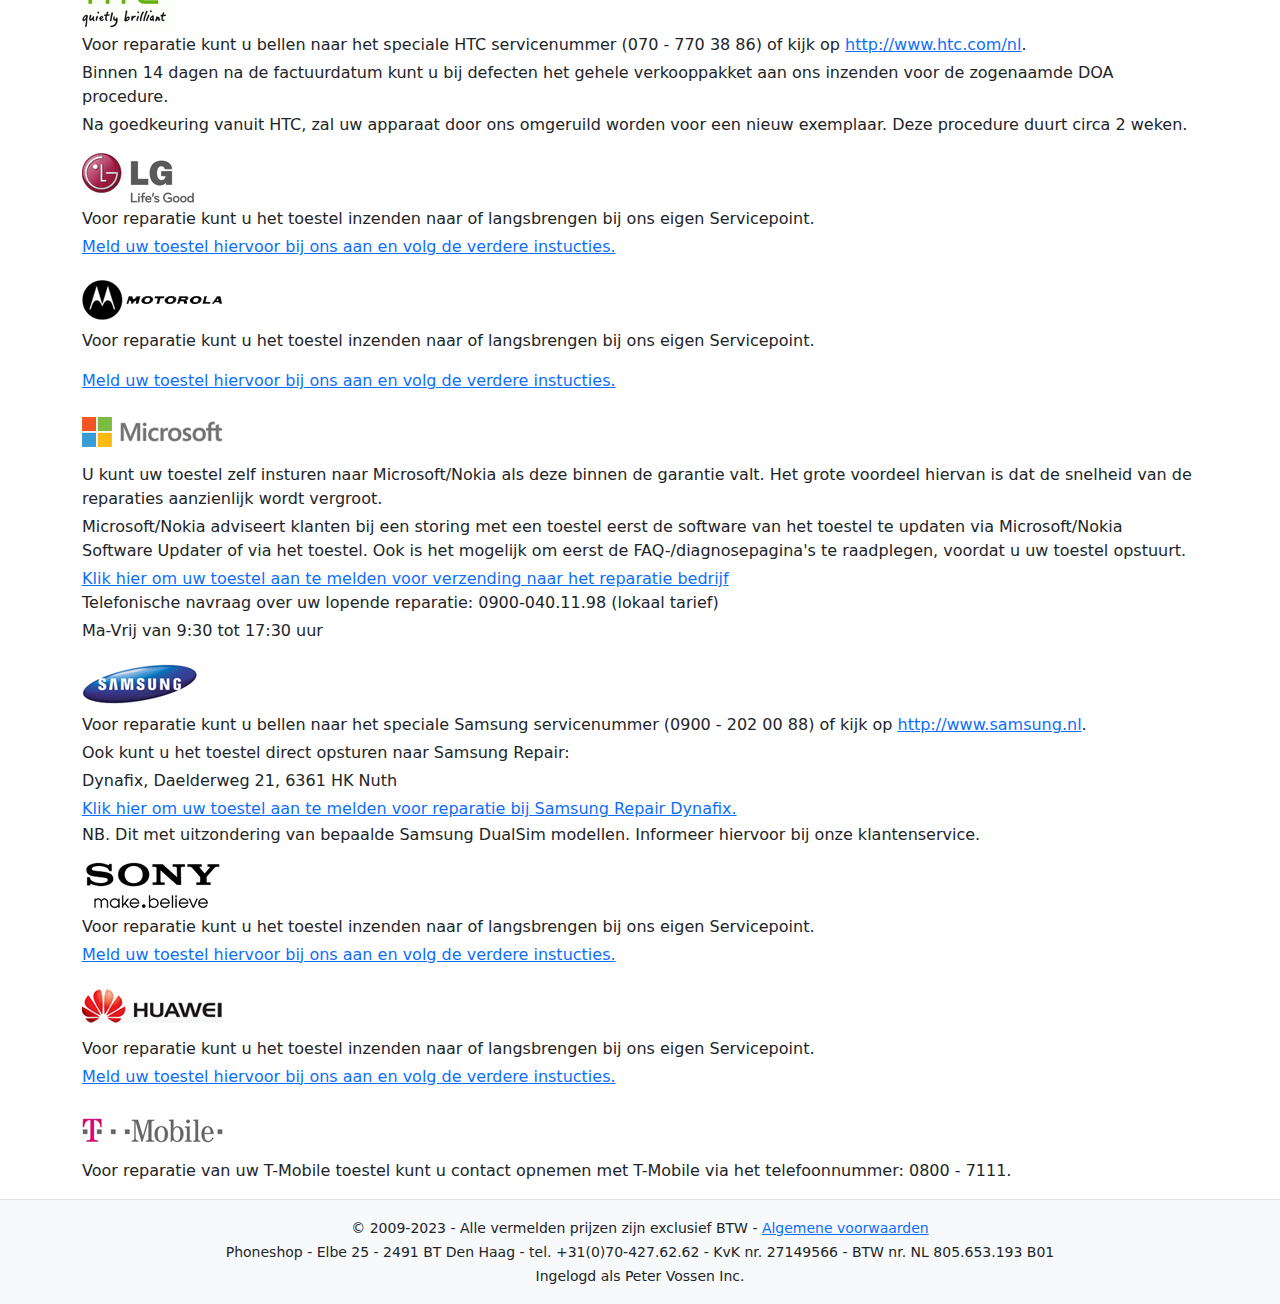
<file: ks-after.html>
<!DOCTYPE html>
<html lang="nl">
  <head>
    <meta charset="utf-8">
    <meta name="viewport" content="width=device-width, initial-scale=1">
    <link rel="stylesheet" type="text/css" href="css/bootstrap.min.css">
    <link rel="stylesheet" type="text/css" href="css/main.css">
    <script src="js/bootstrap.bundle.min.js" defer></script>
    <script src="js/main.js" defer></script>
    <link rel="stylesheet" href="https://cdn.jsdelivr.net/npm/bootstrap-icons@1.10.5/font/bootstrap-icons.css">
    <link rel="apple-touch-icon" sizes="180x180" href="/apple-touch-icon.png">
    <link rel="icon" type="image/png" sizes="32x32" href="/favicon-32x32.png">
    <link rel="icon" type="image/png" sizes="16x16" href="/favicon-16x16.png">
    <link rel="manifest" href="/site.webmanifest">
    <title>Phoneshop</title>
  </head>
  <body>
    <header>
      
      <div class="ps-bannercolor container-fluid">
        <div class="container pb-1 d-flex align-items-center justify-content-between">
          
          <picture class="mt-2 ms-1">
            <a href="index.html"><img id="header-logo" src="images/2call-logo-banner.png" alt="Phoneshop logo"></a>
          </picture>

          <div class="d-flex align-items-center">
            <div class="bg-white my-2 px-2 rounded-pill">
              <input type="text" name="zoekVeld" id="zoekVeld" class="border-0" placeholder="Zoek (Model/SKU/Art.nr.)">
              <button class="btn border-0 px-1" type="button"><i class="bi bi-search"></i></button>
            </div>
            <div class="ms-2 d-flex flex-column flex-sm-row">
              <div class="pt-1"><a href="#" data-bs-toggle="modal" data-bs-target="#loginModal"><i class="bi bi-person text-white h2 nudge"></i></a></div>
              <div class="ms-sm-2"><a href="#" data-bs-toggle="modal" data-bs-target="#shoppingcartModal"><i class="bi bi-cart4 text-white h2"></i></a></div>
            </div>
          </div>
        </div>
      </div>

      <div class="ps-bannercolor">
        <div class="container d-flex flex-column flex-md-row justify-content-evenly">
          <p class="vinkjestekst"><i class="bi bi-check groenvinkje"></i>Telefonisch bereikbaar op werkdagen tot 18:00 uur</p>
          <p class="vinkjestekst"><i class="bi bi-check groenvinkje"></i>Op werkdagen besteld voor 18:00 morgen in huis</p>
        </div>
      </div>

      <nav class="navbar navbar-expand-lg ps-menucolor">
        <div class="container">
          <button class="navbar-toggler text-light" type="button" data-bs-toggle="collapse" data-bs-target="#navbarText" aria-controls="navbarText" aria-expanded="false" aria-label="Toggle navigation">
            <i class="bi bi-list fs-2"></i>
          </button>
          <div class="collapse navbar-collapse" id="navbarText">
            <div class="navbar-nav fw-semibold">
              <a class="nav-item nav-link text-light" aria-current="page" href="index.html">Telefoons</a>
              <a class="nav-item nav-link text-light" href="index.html">Tablets</a>
              <a class="nav-item nav-link text-light" href="ks-main.html">Klantenservice</a>
              <a class="nav-item nav-link text-light" href="contact.html">Contact</a>
            </div>
          </div>

          <div class="dropdown">
            <button class="btn dropdown-toggle text-light" type="button" data-bs-toggle="dropdown" aria-expanded="false">
              NL/EN
            </button>
            <ul class="dropdown-menu">
              <li><a class="dropdown-item" href="#">NL</a></li>
              <li><a class="dropdown-item" href="#">EN</a></li>
            </ul>
          </div>

        </div>
      </nav>
    </header>

    <main id="main-content" class="container">

      <h1 class="h2 mt-3">Klantenservice</h1>

      <div class="d-flex flex-wrap text-decoration-none">
        <a href="ks-bestel.html">
          <div class="ks-nav-box m-2 ps-light-blue d-flex">
            <i class="bi bi-mailbox ps-menucolor h4 text-light py-2 px-3 mb-0"></i>
            <p class="h5 mb-0 p-2">Bestellen</p>
          </div>
        </a>
        <a href="ks-lever.html">
          <div class="ks-nav-box m-2 ps-light-blue d-flex">
            <i class="bi bi-truck ps-menucolor h4 text-light py-2 px-3 mb-0"></i>
            <p class="h5 mb-0 p-2">Levering</p>
          </div>
        </a>
        <a href="ks-klant.html">
          <div class="ks-nav-box m-2 ps-light-blue d-flex">
            <i class="bi bi-headset ps-menucolor h4 text-light py-2 px-3 mb-0"></i>
            <p class="h5 mb-0 p-2">Klantenservice</p>
          </div>
        </a>
        <a href="ks-verz.html">
          <div class="ks-nav-box m-2 ps-light-blue d-flex">
            <i class="bi bi-file-text ps-menucolor h4 text-light py-2 px-3 mb-0"></i>
            <p class="h5 mb-0 p-2">Verzekeringen</p>
          </div>
        </a>
        <a href="ks-after.html">
          <div class="ks-nav-box m-2 ps-light-blue d-flex">
            <i class="bi bi-person-plus ps-menucolor h4 text-light py-2 px-3 mb-0"></i>
            <p class="h5 mb-0 p-2">Aftersales</p>
          </div>
        </a>
        <a href="ks-faq.html">
          <div class="ks-nav-box m-2 ps-light-blue d-flex">
            <i class="bi bi-card-checklist ps-menucolor h4 text-light py-2 px-3 mb-0"></i>
            <p class="h5 mb-0 p-2">Faq</p>
          </div>
        </a>
        <a href="ks-ps.html">
          <div class="ks-nav-box m-2 ps-light-blue d-flex">
            <i class="bi bi-telephone ps-menucolor h4 text-light py-2 px-3 mb-0"></i>
            <p class="h5 mb-0 p-2">Phoneshop</p>
          </div>
        </a>
        <a href="ks-over.html">
          <div class="ks-nav-box m-2 ps-light-blue d-flex">
            <i class="bi bi-question-diamond ps-menucolor h4 text-light py-2 px-3 mb-0"></i>
            <p class="h5 mb-0 p-2">Overige</p>
          </div>
        </a>
      </div>

      <h2 class="h3 mt-3">Aftersales</h2>
      <h3 class="h4">Annuleren, omruil en retour</h3>
      <h3 class="h4">Order annuleren</h3>
      <p>U kunt uw order annuleren indien uw aanvraag voor een contract bij de betreffende provider nog niet is verwerkt. Zolang het bijbehorende toestel nog niet aan u is verzonden, kan ook de keuze voor het toestel nog aangepast worden. Eenmaal aangesloten/verlengde contracten kunnen niet meer geannuleerd worden.</p> 
      <h3 class="h4">Regels voor annuleren en ruilen</h3>
      <p class="mb-1">U kunt een order annuleren of uw aangeschafte product ruilen indien deze in originele en ongebruikte staat is. Het product dient nog compleet in onbeschadigde originele verpakking, inclusief alle toebehoren en handleidingen te zijn.</p>
      <p class="mb-1">Voor alle abonnementen geldt een termijn van 14 kalenderdagen, ingaande op de dag van ondertekening van het contract.</p>
      <p>De wettelijke bedenktijd geldt niet voor zakelijke bestellingen en geactiveerde prepaidpakketten. Wij streven ernaar om binnen 7 werkdagen na ontvangst uw retour te verwerken, mits voldaan is aan de genoemde voorwaarden. </p>
      <h3 class="h4">Zichttermijn</h3>
      <p class="mb-1">U heeft het recht om binnen een termijn van 14 dagen zonder opgave van redenen de overeenkomst te herroepen.</p>
      <p class="mb-1">De herroepingstermijn verstrijkt 14 dagen na de dag waarop u of een door u aangewezen derde, die niet de vervoerder is, het goed fysiek in bezit krijgt.</p>
      <p class="mb-1">De periode van 14 dagen is bedoeld om het product te bekijken en eventueel uit te proberen net zoals u dat in een fysieke winkel ook kunt doen. Een smartphone of tablet kunt u bekijken en enigszins aanzetten, maar niet activeren of koppelen aan een account van de fabrikant. In het geval van aanwezige gebruikssporen en of schade aan het product kan een  afwaardering ingehouden worden van de creditering.</p>
      <p>Om het herroepingsrecht uit te oefenen, dient u ons via een  verklaring (bv. schriftelijk per post, fax of e-mail) op de hoogte stellen van uw beslissing de overeenkomst te herroepen:</p>
      <table>
        <tr><td>Per post:</td>
          <td>Phoneshop </td></tr>
        <tr><td>&nbsp;</td>
          <td>Elbe 25</td></tr>
        <tr> <td>&nbsp;</td>
          <td>2491 BT 's-Gravenhage</td></tr>
        <tr><td>Per e-mail:</td>
          <td>sales@phoneshop.nl</td></tr>
        <tr><td>Per fax:</td>
          <td>070 - 427 18 87</td></tr>
      </table>
      <p class="mb-1">U kunt hiervoor gebruikmaken van <a href="/images/Modelformulier-ontbinding-herroeping-phoneshop.pdf" target="new">het modelformulier voor herroeping</a>, maar bent hiertoe niet verplicht.</p>
      <p>Om de herroepingstermijn na te leven volstaat het om uw  mededeling betreffende uw uitoefening van het herroepingsrecht te verzenden voordat de herroepingstermijn is verstreken.</p>
      <h4 class="h5">Gevolgen van de herroeping</h4>
      <p class="mb-1">Als u de overeenkomst herroept, ontvangt u alle betalingen die u tot op dat moment heeft gedaan, inclusief leveringskosten (met uitzondering van eventuele extra kosten ten gevolge van uw keuze voor een andere wijze van levering dan de door ons geboden goedkoopste standaard levering) onverwijld en in ieder geval niet later dan 14 dagen nadat wij op de hoogte zijn gesteld van uw beslissing de overeenkomst te herroepen, van ons terug. Wij betalen u terug met hetzelfde betaalmiddel als waarmee u de oorspronkelijke transactie heeft verricht, tenzij u uitdrukkelijk anderszins heeft ingestemd; in ieder geval zullen u voor zulke terugbetaling geen kosten in rekening worden gebracht.</p>
      <p class="mb-1">Wij mogen wachten met terugbetaling tot wij de goederen hebben terug ontvangen. 
      <p class="mb-1">U dient de goederen onverwijld, doch in ieder geval niet later dan 14 dagen na de dag waarop u het besluit de overeenkomst te herroepen aan ons heeft medegedeeld, aan ons terug te zenden of te overhandigen. U bent op tijd als u de goederen terugstuurt voordat de termijn van 14 dagen is verstreken.</p>
      <p>De  kosten van het terugzenden van de goederen komen  voor uw rekening.</p>

      <h3 class="h4">RMA aanmelden</h3>
      <p>Alvorens u het pakket retourzendt of retour brengt voor Reparatie/Omruil/Retour kunt u eerst een RMA aanmelden via de Orderstatus op onze website. Hier kunt u inloggen met uw e-mailadres en wachtwoord. Kies vervolgens voor de knop &lsquo;Meld Reparatie/Omruil/Retour aan&rsquo;. Bij de retourzending kunt u een kopie van de aankoopnota, een schrijven met reden van reparatie, omruil of retour en eventueel vermelding van het nieuw gewenste product bijvoegen om zodanig tot een vlotte afhandeling te komen.</p>
      <h3 class="h4">Retourinstructies</h3>
      <p>Verpak het artikel compleet met alle toebehoren, waaronder boekjes, oplader en accessoires in een doos en vul deze op met oude kranten of of ander beschermend materiaal. U bent zelf verantwoordelijk voor de staat waarin wij het artikel retour ontvangen. We adviseren u om de originele pakbon en een begeleidende brief met de reden van retourzending bij de zending toe te voegen. Vermeld indien u uw aankoopbedrag terug wilt ontvangen uw rekeningnummer in de brief. U kunt het pakket retourzenden aan:<br>
      Phoneshop.nl<br>
      T.a.v. afdeling RMA<br>
      Elbe 25<br>
      2491 BT  Den Haag</p>
      <p>We adviseren u bij het postkantoor te verzenden met 'handtekening voor ontvangst'.  Dit is voordeliger dan aangetekend en ook een veilige manier van verzenden.  Bewaart u het tracktrace barcodenummer goed.<a name="Garantievoorwaarden" id="Garantievoorwaarden"></a></p>
      <h3 class="h4">Garantievoorwaarden</h3>
      <p>Phoneshop staat er voor in dat de producten en/of diensten voldoen aan de overeenkomst, de in het aanbod vermelde specificaties, aan de redelijke eisen van deugdelijkheid en/of bruikbaarheid en de op de datum van de totstandkoming van de overeenkomst bestaande wettelijke bepalingen en/of overheidsvoorschriften. Alle producten worden daarnaast geleverd inclusief algemene fabrieksgarantie. De garantietermijn is door de fabrikant gesteld op een termijn van twee jaar met uitzondering van Apple die een garantietermijn van een jaar hanteert. Voor Refurbished/Pre-owned toestellen geldt een garantietermijn van 6 maanden. Accessoires hebben ook een fabrieksgarantie van 6 maanden. Val-, stoot-, druk-, vocht- of waterschade en het openen van het toestel door derden zijn uitgesloten van garantie. In het geval van defecten welke buiten garantie vallen, zijn wij niet verantwoordelijk voor kosten die voortvloeien uit reparatie of onderzoek. Onderzoekskosten kunnen dan oplopen tot ongeveer &euro; 50,-. In een dergelijk geval kunt u kiezen om kosteloos afstand te doen van het toestel.</p> 
      <h3 class="h4">Reparatieproces</h3>
      <p>Als uw toestel defect is kunt u langs een servicepoint* gaan, of uw toestel ter reparatie inzenden aan of langsbrengen bij ons Repaircenter in onze winkel in Den Haag. Indien gerepareerd of omgeruild kan worden binnen de wettelijke garantietermijn en onder de garantievoorwaarden, gebeurt dit kosteloos. Indien uw toestel buiten de wettelijke garantietermijn of -voorwaarden valt ontvangt u eerst een prijsopgave. U kunt er dan voor kiezen het toestel tegen het voorgestelde tarief te laten repareren, of het toestel ongerepareerd retour te ontvangen (u betaalt dan wel de onderzoekskosten), of kosteloos afstand te doen van het toestel. <br/>* Dit met uitzondering van bepaalde Samsung DualSim modellen. Informeer hiervoor bij onze klantenservice.</p> 
      <h3 class="h4">DOA</h3>
      <p>Helaas komt het een enkele keer voor dat een toestel bij ontvangst niet naar behoren blijkt te werken. Dit noemt men een DOA (<u>D</u>ead <u>O</u>n <u>A</u>rrival). Mocht dit het geval zijn, dan kan het toestel omgeruild worden voor een ander exemplaar. U kunt het toestel dan voor omruiling insturen of langsbrengen. Het pakket wordt alleen omgeruild indien het toestel en bijbehorende accessoires in <u>volledige nieuwstaat</u> verkeren. Onderdelen behoren nog in de originele verpakking te zitten en voorzien te zijn van de originele stickers en beschermfolie. Tevens dient het toestel ongeregistreerd/ongeactiveerd te blijven. Indien dit niet het geval is zal omruiling niet mogelijk zijn.</p> 
      <h3 class="h4">RMA aanmelden</h3>
      <p>Alvorens u het pakket inzendt of langsbrengt voor reparatie dient u deze eerst voor een RMA aan te melden via de <a href="/orderstatus/" target="_blank">Orderstatus</a> op onze website. Hier kunt u inloggen met uw e-mailadres en wachtwoord. Kies vervolgens voor de knop &lsquo;Meld Reparatie/Omruil/Retour aan&rsquo;. Voor reparatie hoeft u alleen de benodigde onderdelen op te sturen. Voor omruiling van een DOA dient het volledige pakket opgestuurd te worden. Bij de zending dient een kopie van de aankoopnota, een schrijven met reden van retourzending en vermelding van het nieuw gewenste product te zitten. De kosten voor het inzenden zijn voor uw rekening.</p> 
      <h3 class="h4">Fabrikanten</h3>
      <p class="mb-1"><a href="http://www.apple.com/nl/" target="_blank"><img src="images/klantenservice/apple_logo.gif" width="141" height="50"/></a></p>
      <p>Voor reparatie kunt u het toestel aanmelden bij Apple via telefoonnummer <strong>0900 7777 703</strong>. Na aanmelding zal Apple het toestel bij u afhalen en na reparatie weer retourneren.</p> 
      <p><a href="http://www.apple.com/nl/support/iphone/contact/" target="_blank" >Voor meer informatie kunt u de site van Apple bezoeken.</a></p>
      <p class="mb-1"><a href="http://nl.blackberry.com/" target="_blank"><img src="images/klantenservice/blackberry_logo.gif" width="141" height="50"/></a></p>
      <p>Voor reparatie kunt u het toestel inzenden naar of langsbrengen bij ons eigen Servicepoint.</p> 
      <p><a href="/rma/" target="_blank" >Meld uw toestel hiervoor bij ons aan en volg de verdere instucties.</a></p>
      <p class="mb-1"><a href="http://www.htc.com/nl/" target="_blank"><img src="images/klantenservice/htc_logo.gif" width="141" height="50"/></a></p>
      <p class="mb-1">Voor reparatie kunt u bellen naar het speciale HTC servicenummer (070 - 770 38 86) of kijk op <a href="http://www.htc.com/nl/support.aspx" target="_blank">http://www.htc.com/nl</a>.</p> 
      <p class="mb-1">Binnen 14 dagen na de factuurdatum kunt u bij defecten het gehele verkooppakket aan ons inzenden voor de zogenaamde DOA procedure.</p> 
      <p>Na goedkeuring vanuit HTC, zal uw apparaat door ons omgeruild worden voor een nieuw exemplaar. Deze procedure duurt circa 2 weken.</p>  
      <p class="mb-1"><a href="http://www.lge.nl/" target="_blank"><img src="images/klantenservice/lg_logo.gif" width="141" height="50"/></a></p>
      <p class="mb-1">Voor reparatie kunt u het toestel inzenden naar of langsbrengen bij ons eigen Servicepoint.</p>
      <p><a href="/rma/" target="_blank" >Meld uw toestel hiervoor bij ons aan en volg de verdere instucties.</a></p>
      <p class="mb-1"><a href="http://www.motorola.nl/" target="_blank"><img src="images/klantenservice/motorola_logo.gif" width="141" height="50"/></a></p>
      <p>Voor reparatie kunt u het toestel inzenden naar of langsbrengen bij ons eigen Servicepoint.</p>
      <p><a href="/rma/" target="_blank" >Meld uw toestel hiervoor bij ons aan en volg de verdere instucties.</a></p>
      <p class="mb-1"><a href="http://www.microsoft.com/nl-nl" target="_blank"><img src="images/klantenservice/microsoft_logo.gif" width="141" height="50"/></a></p>
      <p class="mb-1">U kunt uw toestel zelf insturen naar Microsoft/Nokia als deze binnen de garantie valt. Het grote voordeel hiervan is dat de snelheid van de reparaties aanzienlijk wordt vergroot.</p>
      <p class="mb-1">Microsoft/Nokia adviseert klanten bij een storing met een toestel eerst de software van het toestel te updaten via Microsoft/Nokia Software Updater of via het toestel. Ook is het mogelijk om eerst de FAQ-/diagnosepagina's te raadplegen, voordat u uw  toestel opstuurt.</p>
      <a href="https://devicesupport.microsoft.com/nl-nl" target="_blank">Klik hier om uw toestel aan te melden voor verzending naar het reparatie bedrijf</a> <br />
      <p class="mb-1">Telefonische navraag over uw lopende reparatie: 0900-040.11.98 (lokaal tarief)</p>
      <p>Ma-Vrij van 9:30 tot 17:30 uur</p>
      <p class="mb-1"><a href="http://www.samsung.com/nl/" target="_blank"><img src="images/klantenservice/samsung_logo.gif" width="141" height="50"/></a></p>
      <p class="mb-1">Voor reparatie kunt u bellen naar het speciale Samsung servicenummer (0900 - 202 00 88) of kijk op <a href="http://www.samsung.com/nl/support/location/supportServiceLocation.do?page=SERVICE.LOCATION" target="_blank">http://www.samsung.nl</a>.</p>
      <p class="mb-1">Ook kunt u het toestel direct opsturen naar Samsung Repair:</p>
      <p class="mb-1">Dynafix, Daelderweg 21, 6361 HK Nuth</p>
      <p class="mb-1"><a href="http://www.dr-mobile.com/" target="_blank" >Klik hier om uw toestel aan te melden voor reparatie bij Samsung Repair Dynafix.</a></p>
      <p class="h6 mb-3">NB. Dit met uitzondering van bepaalde Samsung DualSim modellen. Informeer hiervoor bij onze klantenservice.</p>
      <p class="mb-1"><a href="http://www.sonymobile.com/" target="_blank"><img src="images/klantenservice/sony_logo.gif" alt="Sony"/></a></p>
      <p class="mb-1">Voor reparatie kunt u het toestel inzenden naar of langsbrengen bij ons eigen Servicepoint.</p>
      <p><a href="/orderstatus/" target="_blank" >Meld uw toestel hiervoor bij ons aan en volg de verdere instucties.</a></p>
      <p class="mb-1"><a href="http://www.huawei.com/nl/" target="_blank"><img src="images/klantenservice/huawei_logo.gif" alt="Huawei"/></a></p>
      <p class="mb-1">Voor reparatie kunt u het toestel inzenden naar of langsbrengen bij ons eigen Servicepoint.</p>
      <p><a href="/orderstatus/" target="_blank" >Meld uw toestel hiervoor bij ons aan en volg de verdere instucties.</a></p>
      <p class="mb-1"><a href="http://www.t-mobile.nl/" target="_blank"><img src="images/klantenservice/tmobile_logo.gif" alt="T-Mobile"/></a></p>
      <p>Voor reparatie van uw T-Mobile toestel kunt u contact opnemen met T-Mobile via het telefoonnummer: 0800 - 7111.</p>

      <!-- Login Modal -->
      <div class="modal fade" id="loginModal" tabindex="-1" aria-labelledby="loginModalLabel" aria-hidden="true">
        <div class="modal-dialog modal-dialog-centered">
          <div class="modal-content">
            <div class="modal-header ps-menucolor text-white">
              <h1 class="modal-title fs-5" id="loginModalLabel">Inloggen bij Phoneshop </h1>
              <button type="button" class="btn-close" data-bs-dismiss="modal" aria-label="Close"></button>
            </div>
            <div class="modal-body">
              <div>
                <label class="order-label my-1" for="login_user">E-mailadres</label>
                <input class="order-input" type="text" id="login_user" name="login_user" placeholder="E-mailadres">
              </div>
              <div>
                <label class="order-label my-1" for="login_pass">Wachtwoord</label>
                <input class="order-input" type="password" id="login_pass" name="login_pass">
              </div>
              <a href="#" data-bs-toggle="modal" data-bs-target="#loginRecoverModal">Wachtwoord vergeten?</a>
            </div>
            <div class="modal-footer ps-light-blue">
              <button type="button" class="btn btn-primary">Inloggen</button>
            </div>
          </div>
        </div>
       </div> 

       <!-- Login Recover Modal -->
      <div class="modal fade" id="loginRecoverModal" tabindex="-1" aria-labelledby="loginRecoverModalLabel" aria-hidden="true">
        <div class="modal-dialog modal-dialog-centered">
          <div class="modal-content">
            <div class="modal-header ps-menucolor text-white">
              <h1 class="modal-title fs-5 text-white" id="loginRecoverModalLabel">Wachtwoord vergeten?</h1>
              <button type="button" class="btn-close" data-bs-dismiss="modal" aria-label="Close"></button>
            </div>
            <div class="modal-body">
              <p>Vul je e-mailadres in, dan sturen we je een e-mail waarmee je je wachtwoord opnieuw kunt instellen.</p>
              <div>
                <label class="order-label my-1" for="login_recover">E-mailadres</label>
                <input class="order-input" type="text" id="login_recover" name="login_recover" placeholder="E-mailadres">
              </div>
            </div>
            <div class="modal-footer ps-light-blue">
              <button type="button" class="btn btn-primary">Stuur e-mail</button>
            </div>
          </div>
        </div>
       </div> 

      <!-- Shoppingcart Modal -->
      <div class="modal fade" id="shoppingcartModal" tabindex="-1" aria-labelledby="shoppingcartModalLabel" aria-hidden="true">
        <div class="modal-dialog  modal-dialog-centered modal-dialog-scrollable">
          <div class="modal-content">
            <div class="modal-header ps-menucolor text-white">
              <h1 class="modal-title fs-5" id="shoppingcartModalLabel">Winkelmandje</h1>
              <button type="button" class="btn-close" data-bs-dismiss="modal" aria-label="Close"></button>
            </div>
            <div class="modal-body">
              <table class="table table-striped">
                <thead>
                  <tr>
                    <th scope="col">Product</th>
                    <th scope="col">Aantal</th>
                    <th class="text-nowrap" scope="col">Per stuk</th>
                    <th scope="col">Totaal</th>
                  </tr>
                </thead>
                <tbody class="table-group-divider">
                  <tr>
                    <th scope="row">Apple iPad Air 2022 10.9 WiFi + 5G 64GB Space Grey</th>
                    <td class="p-1"><input value="1" type="number"></td>
                    <td>&euro;99</td>
                    <td>&euro;99</td>
                  </tr>
                  <tr>
                    <th scope="row">Caterpillar CAT S42H+ Dual Sim 32GB Black</th>
                    <td class="p-1"><input value="1" type="number"></td>
                    <td>&euro;99</td>
                    <td>&euro;99</td>
                  </tr>
                  <tr>
                    <th scope="row">Fairphone 4 6/128GB Grey</th>
                    <td class="p-1"><input value="1" type="number"></td>
                    <td>&euro;99</td>
                    <td>&euro;99</td>
                  </tr>
                  <tr>
                    <th scope="row">Apple iPhone 12 Pro - 1TB</th>
                    <td class="p-1"><input value="1" type="number"></td>
                    <td>&euro;99</td>
                    <td>&euro;99</td>
                  </tr>
                  <tr>
                    <th scope="row" colspan="3" class="text-end" >Totaal excl. BTW</th>
                    <td>&euro;396</td>
                  </tr>
                </tbody>
              </table>
            </div>
            <div class="modal-footer ps-light-blue">
              <button type="button" class="btn btn-secondary" data-bs-dismiss="modal">Verder winkelen</button>
              <a class="btn btn-primary" href="order.html">Bestellen</a>
            </div>
          </div>
        </div>
      </div>

    </main>

    <footer class="bg-light p-3 border-top">
      <p class="text-center mb-0"><small>&copy; 2009-2023 - Alle vermelden prijzen zijn exclusief BTW - <a href="http://www.phoneshop.nl/voorwaarden" target="blank" >Algemene voorwaarden</a>
      <br>Phoneshop - Elbe 25 - 2491 BT Den Haag - tel. +31(0)70-427.62.62 - KvK nr. 27149566 - BTW nr. NL 805.653.193 B01<br>
      Ingelogd als Peter Vossen Inc.</small></p>
    </footer>

  </body>
</html>
</file>
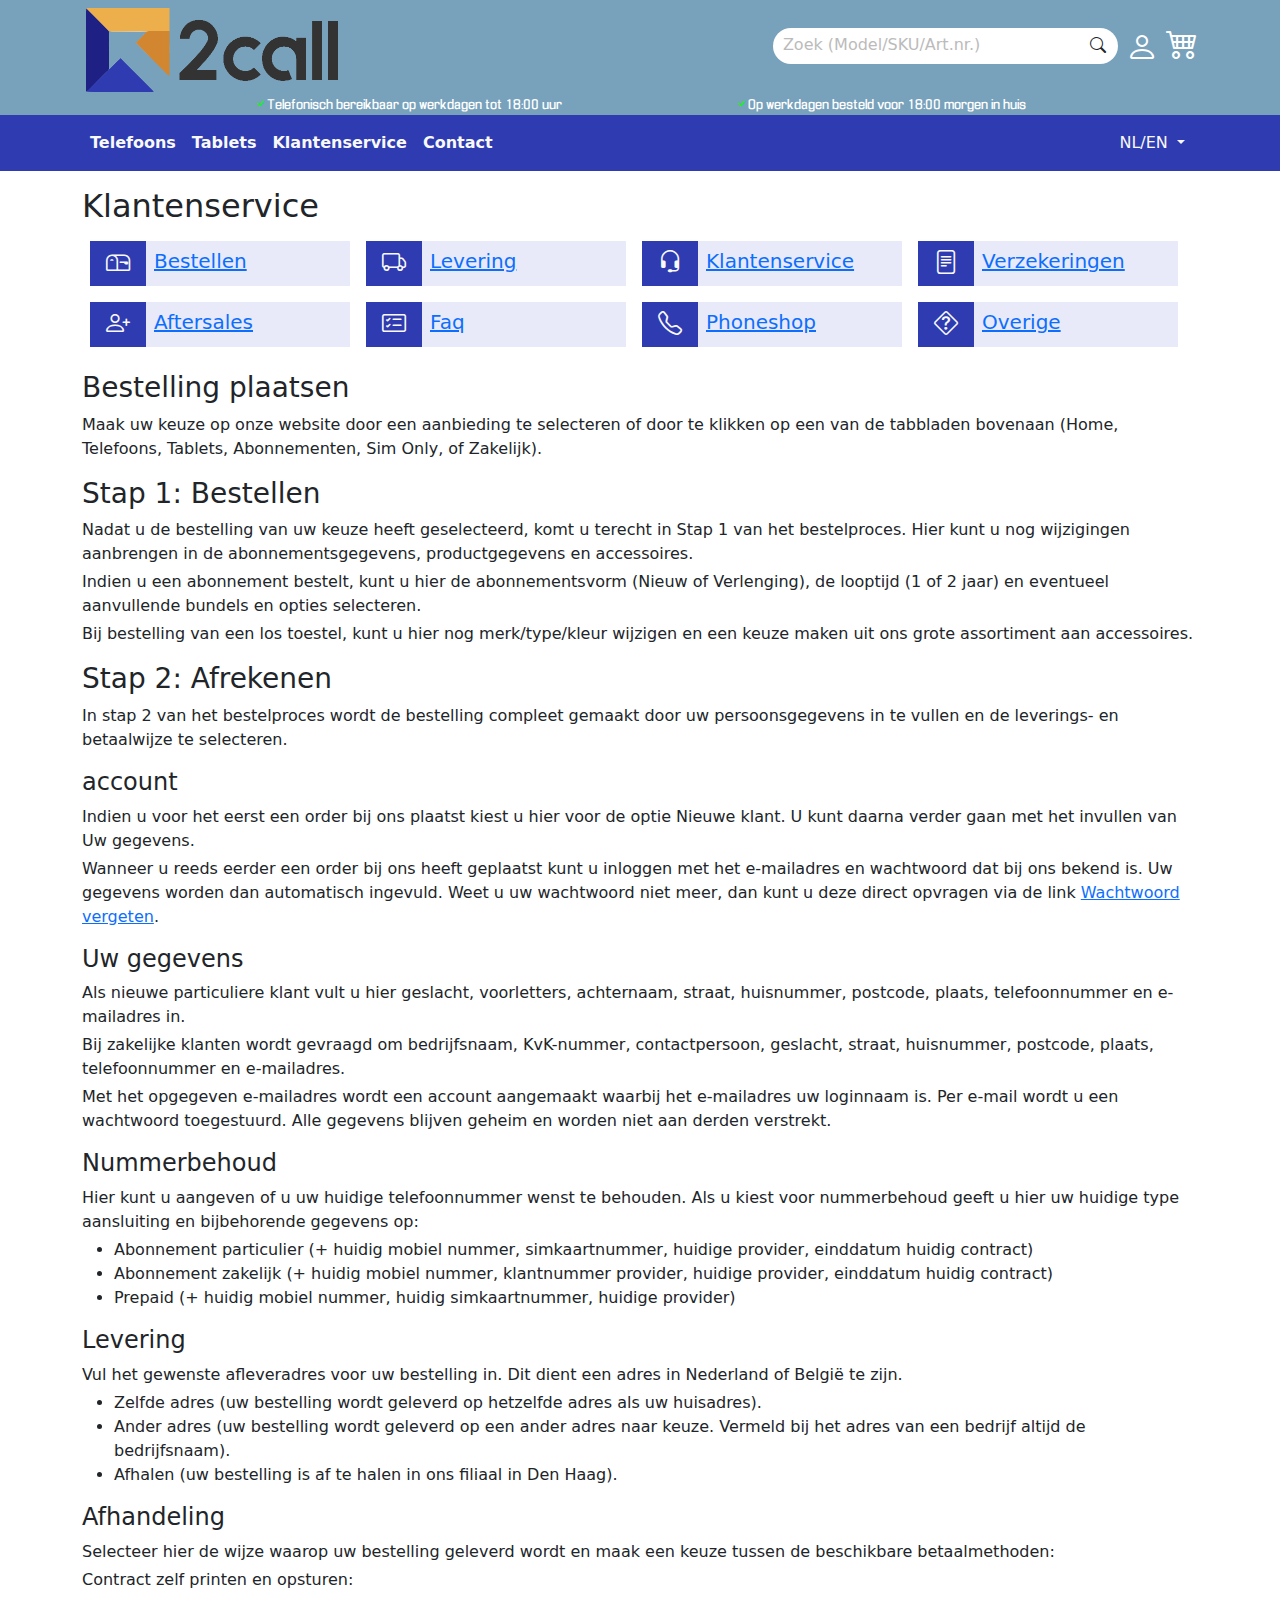
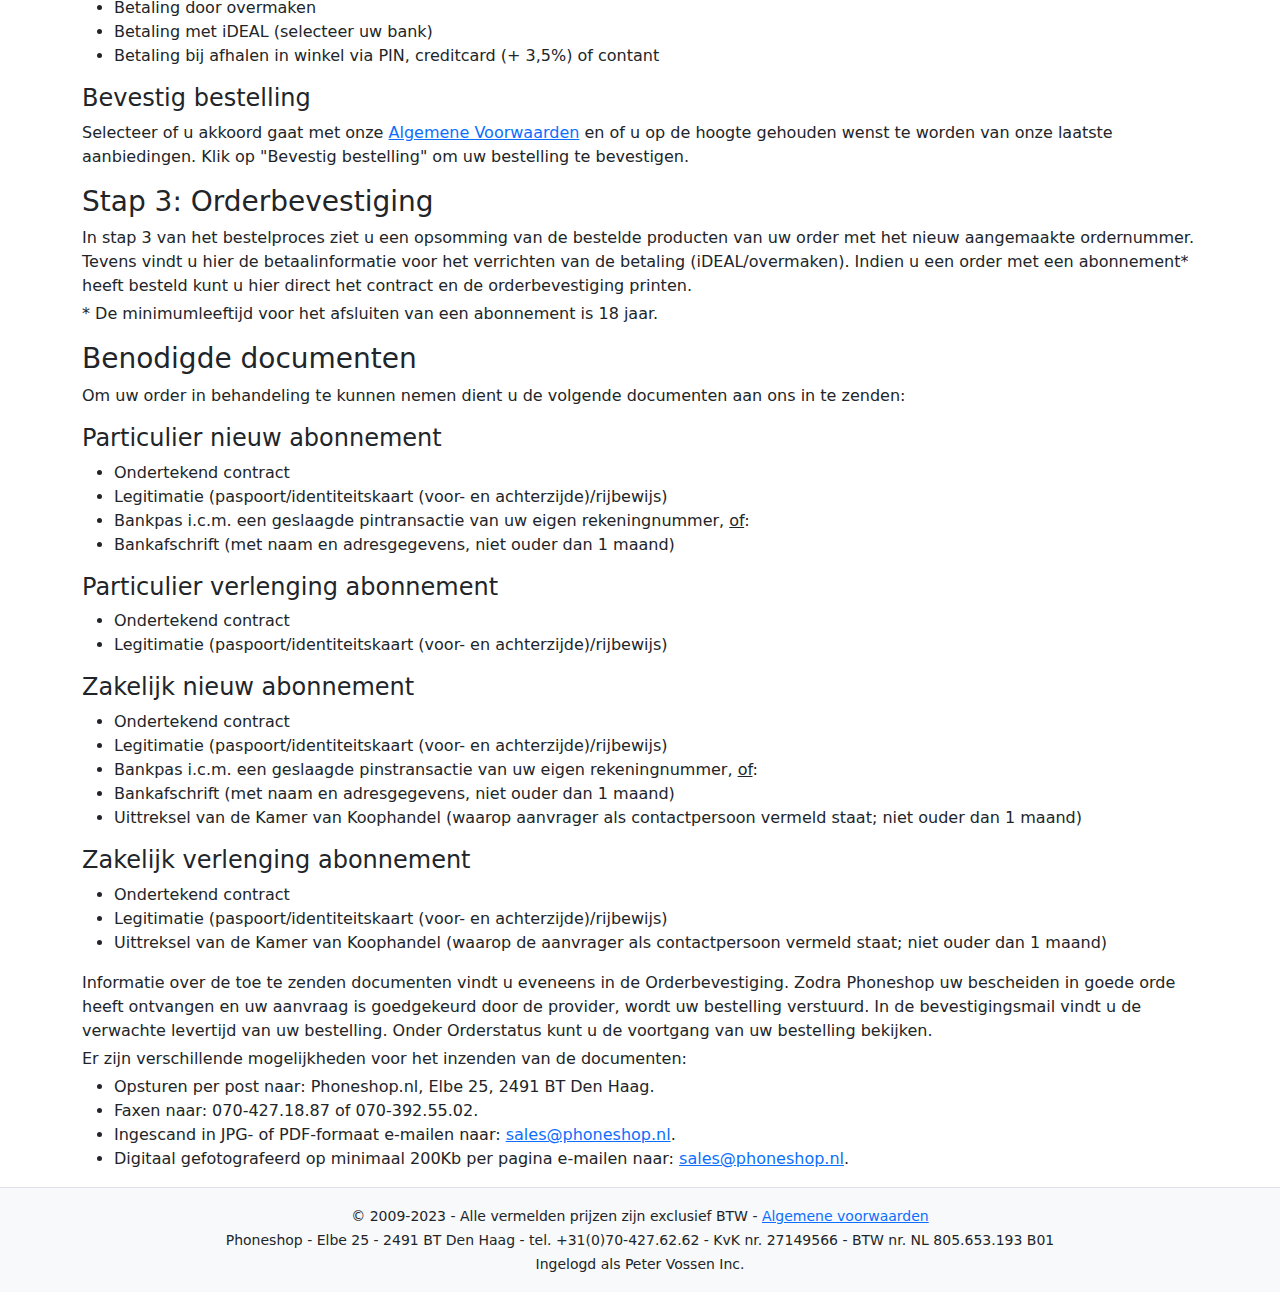
<file: ks-bestel.html>
<!DOCTYPE html>
<html lang="nl">
  <head>
    <meta charset="utf-8">
    <meta name="viewport" content="width=device-width, initial-scale=1">
    <link rel="stylesheet" type="text/css" href="css/bootstrap.min.css">
    <link rel="stylesheet" type="text/css" href="css/main.css">
    <script src="js/bootstrap.bundle.min.js" defer></script>
    <script src="js/main.js" defer></script>
    <link rel="stylesheet" href="https://cdn.jsdelivr.net/npm/bootstrap-icons@1.10.5/font/bootstrap-icons.css">
    <link rel="apple-touch-icon" sizes="180x180" href="/apple-touch-icon.png">
    <link rel="icon" type="image/png" sizes="32x32" href="/favicon-32x32.png">
    <link rel="icon" type="image/png" sizes="16x16" href="/favicon-16x16.png">
    <link rel="manifest" href="/site.webmanifest">
    <title>Phoneshop</title>
  </head>
  <body>
    <header>
      
      <div class="ps-bannercolor container-fluid">
        <div class="container pb-1 d-flex align-items-center justify-content-between">
          
          <picture class="mt-2 ms-1">
            <a href="index.html"><img id="header-logo" src="images/2call-logo-banner.png" alt="Phoneshop logo"></a>
          </picture>

          <div class="d-flex align-items-center">
            <div class="bg-white my-2 px-2 rounded-pill">
              <input type="text" name="zoekVeld" id="zoekVeld" class="border-0" placeholder="Zoek (Model/SKU/Art.nr.)">
              <button class="btn border-0 px-1" type="button"><i class="bi bi-search"></i></button>
            </div>
            <div class="ms-2 d-flex flex-column flex-sm-row">
              <div class="pt-1"><a href="#" data-bs-toggle="modal" data-bs-target="#loginModal"><i class="bi bi-person text-white h2 nudge"></i></a></div>
              <div class="ms-sm-2"><a href="#" data-bs-toggle="modal" data-bs-target="#shoppingcartModal"><i class="bi bi-cart4 text-white h2"></i></a></div>
            </div>
          </div>
        </div>
      </div>

      <div class="ps-bannercolor">
        <div class="container d-flex flex-column flex-md-row justify-content-evenly">
          <p class="vinkjestekst"><i class="bi bi-check groenvinkje"></i>Telefonisch bereikbaar op werkdagen tot 18:00 uur</p>
          <p class="vinkjestekst"><i class="bi bi-check groenvinkje"></i>Op werkdagen besteld voor 18:00 morgen in huis</p>
        </div>
      </div>

      <nav class="navbar navbar-expand-lg ps-menucolor">
        <div class="container">
          <button class="navbar-toggler text-light" type="button" data-bs-toggle="collapse" data-bs-target="#navbarText" aria-controls="navbarText" aria-expanded="false" aria-label="Toggle navigation">
            <i class="bi bi-list fs-2"></i>
          </button>
          <div class="collapse navbar-collapse" id="navbarText">
            <div class="navbar-nav fw-semibold">
              <a class="nav-item nav-link text-light" aria-current="page" href="index.html">Telefoons</a>
              <a class="nav-item nav-link text-light" href="index.html">Tablets</a>
              <a class="nav-item nav-link text-light" href="ks-main.html">Klantenservice</a>
              <a class="nav-item nav-link text-light" href="contact.html">Contact</a>
            </div>
          </div>

          <div class="dropdown">
            <button class="btn dropdown-toggle text-light" type="button" data-bs-toggle="dropdown" aria-expanded="false">
              NL/EN
            </button>
            <ul class="dropdown-menu">
              <li><a class="dropdown-item" href="#">NL</a></li>
              <li><a class="dropdown-item" href="#">EN</a></li>
            </ul>
          </div>

        </div>
      </nav>
    </header>

    <main id="main-content" class="container">

      <h1 class="h2 mt-3">Klantenservice</h1>

      <div class="d-flex flex-wrap text-decoration-none">
        <a href="ks-bestel.html">
          <div class="ks-nav-box m-2 ps-light-blue d-flex">
            <i class="bi bi-mailbox ps-menucolor h4 text-light py-2 px-3 mb-0"></i>
            <p class="h5 mb-0 p-2">Bestellen</p>
          </div>
        </a>
        <a href="ks-lever.html">
          <div class="ks-nav-box m-2 ps-light-blue d-flex">
            <i class="bi bi-truck ps-menucolor h4 text-light py-2 px-3 mb-0"></i>
            <p class="h5 mb-0 p-2">Levering</p>
          </div>
        </a>
        <a href="ks-klant.html">
          <div class="ks-nav-box m-2 ps-light-blue d-flex">
            <i class="bi bi-headset ps-menucolor h4 text-light py-2 px-3 mb-0"></i>
            <p class="h5 mb-0 p-2">Klantenservice</p>
          </div>
        </a>
        <a href="ks-verz.html">
          <div class="ks-nav-box m-2 ps-light-blue d-flex">
            <i class="bi bi-file-text ps-menucolor h4 text-light py-2 px-3 mb-0"></i>
            <p class="h5 mb-0 p-2">Verzekeringen</p>
          </div>
        </a>
        <a href="ks-after.html">
          <div class="ks-nav-box m-2 ps-light-blue d-flex">
            <i class="bi bi-person-plus ps-menucolor h4 text-light py-2 px-3 mb-0"></i>
            <p class="h5 mb-0 p-2">Aftersales</p>
          </div>
        </a>
        <a href="ks-faq.html">
          <div class="ks-nav-box m-2 ps-light-blue d-flex">
            <i class="bi bi-card-checklist ps-menucolor h4 text-light py-2 px-3 mb-0"></i>
            <p class="h5 mb-0 p-2">Faq</p>
          </div>
        </a>
        <a href="ks-ps.html">
          <div class="ks-nav-box m-2 ps-light-blue d-flex">
            <i class="bi bi-telephone ps-menucolor h4 text-light py-2 px-3 mb-0"></i>
            <p class="h5 mb-0 p-2">Phoneshop</p>
          </div>
        </a>
        <a href="ks-over.html">
          <div class="ks-nav-box m-2 ps-light-blue d-flex">
            <i class="bi bi-question-diamond ps-menucolor h4 text-light py-2 px-3 mb-0"></i>
            <p class="h5 mb-0 p-2">Overige</p>
          </div>
        </a>
      </div>
      
      <h2 class="h3 mt-3">Bestelling plaatsen</h2>
      <p>Maak uw keuze op onze website door een aanbieding te selecteren of door te klikken op een van de tabbladen bovenaan (Home, Telefoons, Tablets, Abonnementen, Sim Only, of Zakelijk).</p>
      <h2 class="h3">Stap 1: Bestellen</h2>
      <p class="mb-1">Nadat u de bestelling van uw keuze heeft geselecteerd, komt u terecht in Stap 1 van het bestelproces. Hier kunt u nog wijzigingen aanbrengen in de abonnementsgegevens, productgegevens en accessoires. </p>
      <p class="mb-1">Indien u een abonnement bestelt, kunt u hier de abonnementsvorm (Nieuw of Verlenging), de looptijd (1 of 2 jaar) en eventueel aanvullende bundels en opties selecteren.</p>
      <p>Bij bestelling van een los toestel, kunt u hier nog merk/type/kleur wijzigen en een keuze maken uit ons grote assortiment aan accessoires.</p>
      <h2 class="h3">Stap 2: Afrekenen</h2>
      <p>In stap 2 van het bestelproces wordt de bestelling compleet gemaakt door uw persoonsgegevens in te vullen en de leverings- en betaalwijze te selecteren.</p>
      <h3 class="h4"> account</h3>
      <p class="mb-1">Indien u voor het eerst een order bij ons plaatst kiest u hier voor de optie Nieuwe klant. U kunt daarna verder gaan met het invullen van Uw gegevens.</p>
      <p>Wanneer u reeds eerder een order bij ons heeft geplaatst kunt u inloggen met het e-mailadres en wachtwoord dat bij ons bekend is. Uw gegevens worden dan automatisch ingevuld. Weet u uw wachtwoord niet meer, dan kunt u       deze direct opvragen via de link <a href="/wijzigwachtwoord/">Wachtwoord vergeten</a>.</p>
      <h3 class="h4">Uw gegevens</h3>
      <p class="mb-1">Als nieuwe particuliere klant vult u hier geslacht, voorletters, achternaam, straat, huisnummer, postcode, plaats, telefoonnummer en e-mailadres in. </p>
      <p class="mb-1">Bij zakelijke klanten wordt gevraagd om bedrijfsnaam, KvK-nummer, contactpersoon, geslacht, straat, huisnummer, postcode, plaats, telefoonnummer en e-mailadres.</p>
      <p>Met het opgegeven e-mailadres wordt een account aangemaakt waarbij het e-mailadres uw loginnaam is. Per e-mail wordt u een wachtwoord toegestuurd. Alle gegevens blijven geheim en worden niet aan derden verstrekt.</p>
      <h3 class="h4">Nummerbehoud</h3>
      <p class="mb-1">Hier kunt u aangeven of u uw huidige telefoonnummer wenst te behouden. Als u kiest voor nummerbehoud geeft u hier uw huidige type aansluiting en bijbehorende gegevens op:</p>
      <ul>
        <li>Abonnement particulier (+ huidig mobiel nummer, simkaartnummer, huidige provider, einddatum huidig contract)</li>
        <li>Abonnement zakelijk (+ huidig mobiel nummer, klantnummer provider, huidige provider, einddatum huidig contract)</li>
        <li>Prepaid (+ huidig mobiel nummer, huidig simkaartnummer, huidige provider)</li>
      </ul>
      <h3 class="h4">Levering</h3>
      <p class="mb-1">Vul het gewenste afleveradres voor uw bestelling in. Dit dient een adres in Nederland of Belgi&euml; te zijn.</p>
      <ul>
        <li>Zelfde adres (uw bestelling wordt geleverd op hetzelfde adres als uw huisadres).</li>
        <li>Ander adres (uw bestelling wordt geleverd op een ander adres naar keuze. Vermeld bij het adres van een bedrijf altijd de bedrijfsnaam).</li>
        <li>Afhalen (uw bestelling is af te halen in ons filiaal in Den Haag). </li>
      </ul>
      <h3 class="h4">Afhandeling</h3>
      <p class="mb-1">Selecteer hier de wijze waarop uw bestelling geleverd wordt en maak een keuze tussen de beschikbare betaalmethoden:</p>
      <p class="mb-1">Contract zelf printen en opsturen:</p>
      <ul>
        <li>Betaling door overmaken</li>
        <li>Betaling met iDEAL (selecteer uw bank)</li>
        <li>Betaling bij afhalen in winkel via PIN, creditcard (+ 3,5%) of contant</li>
      </ul>
      <h3 class="h4">Bevestig bestelling</h3>
      <p>Selecteer of u akkoord gaat met onze <a href="/voorwaarden" target="_blank">Algemene Voorwaarden</a> en of u op de hoogte gehouden wenst te worden van onze laatste aanbiedingen. Klik op "Bevestig bestelling" om uw bestelling te bevestigen.</p>
      <h2 class="h3">Stap 3: Orderbevestiging</h2>
      <p class="mb-1">In stap 3 van het bestelproces ziet u een opsomming van de bestelde producten van uw order met het nieuw aangemaakte ordernummer. Tevens vindt u hier de betaalinformatie voor het verrichten van de betaling (iDEAL/overmaken). Indien u een order met een abonnement* heeft besteld kunt u hier direct het contract en de orderbevestiging printen. </p>
      <p>* De minimumleeftijd voor het afsluiten van een abonnement is 18 jaar.</p>
      <h2 class="h3">Benodigde documenten</h2>
      <p>Om uw order in behandeling te kunnen nemen dient u de volgende documenten aan ons in te zenden:</p>
      <h3 class="h4">Particulier nieuw abonnement</h3>
      <ul>
        <li>Ondertekend contract</li>
        <li>Legitimatie (paspoort/identiteitskaart (voor- en achterzijde)/rijbewijs)</li>
        <li>Bankpas i.c.m. een geslaagde pintransactie van uw eigen rekeningnummer, <u>of</u>:</li>
        <li>Bankafschrift (met naam en adresgegevens, niet ouder dan 1 maand)</li>
      </ul>
      <h3 class="h4">Particulier verlenging abonnement</h3>
      <ul>
        <li>Ondertekend contract</li>
        <li>Legitimatie (paspoort/identiteitskaart (voor- en achterzijde)/rijbewijs)</li>
      </ul>
      <h3 class="h4">Zakelijk nieuw abonnement</h3>
      <ul>
        <li>Ondertekend contract</li>
        <li>Legitimatie (paspoort/identiteitskaart (voor- en achterzijde)/rijbewijs)</li>
        <li>Bankpas i.c.m. een geslaagde pinstransactie van uw eigen rekeningnummer, <u>of</u>:</li>
        <li>Bankafschrift (met naam en adresgegevens, niet ouder dan 1 maand)</li>
        <li>Uittreksel van de Kamer van Koophandel (waarop aanvrager als contactpersoon vermeld staat; niet ouder dan 1 maand)</li>
      </ul>
      <h3 class="h4">Zakelijk verlenging abonnement</h3>
      <ul>
        <li>Ondertekend contract</li>
        <li>Legitimatie (paspoort/identiteitskaart (voor- en achterzijde)/rijbewijs)</li>
        <li>Uittreksel van de Kamer van Koophandel (waarop de aanvrager als contactpersoon vermeld staat; niet ouder dan 1 maand)</li>
       </ul>
      <p class="mb-1">Informatie over de toe te zenden documenten vindt u eveneens in de Orderbevestiging. Zodra Phoneshop uw bescheiden in goede orde heeft ontvangen en uw aanvraag is goedgekeurd door de provider, wordt uw bestelling verstuurd. In de bevestigingsmail vindt u de verwachte levertijd van uw bestelling. Onder Orderstatus kunt u de voortgang van uw bestelling bekijken.</p>
      <p class="mb-1">Er zijn verschillende mogelijkheden voor het inzenden van de documenten:</p>
      <ul>
        <li>Opsturen per post naar: Phoneshop.nl, Elbe 25, 2491 BT Den Haag.</li>
        <li>Faxen naar: 070-427.18.87 of 070-392.55.02.</li>
        <li>Ingescand in JPG- of PDF-formaat e-mailen naar: <a href="mailto:sales@phoneshop.nl">sales@phoneshop.nl</a>.</li>
        <li>Digitaal gefotografeerd op minimaal 200Kb per pagina e-mailen naar: <a href="mailto:sales@phoneshop.nl">sales@phoneshop.nl</a>.</li>
      </ul>

      <!-- Login Modal -->
      <div class="modal fade" id="loginModal" tabindex="-1" aria-labelledby="loginModalLabel" aria-hidden="true">
        <div class="modal-dialog modal-dialog-centered">
          <div class="modal-content">
            <div class="modal-header ps-menucolor text-white">
              <h1 class="modal-title fs-5" id="loginModalLabel">Inloggen bij Phoneshop </h1>
              <button type="button" class="btn-close" data-bs-dismiss="modal" aria-label="Close"></button>
            </div>
            <div class="modal-body">
              <div>
                <label class="order-label my-1" for="login_user">E-mailadres</label>
                <input class="order-input" type="text" id="login_user" name="login_user" placeholder="E-mailadres">
              </div>
              <div>
                <label class="order-label my-1" for="login_pass">Wachtwoord</label>
                <input class="order-input" type="password" id="login_pass" name="login_pass">
              </div>
              <a href="#" data-bs-toggle="modal" data-bs-target="#loginRecoverModal">Wachtwoord vergeten?</a>
            </div>
            <div class="modal-footer ps-light-blue">
              <button type="button" class="btn btn-primary">Inloggen</button>
            </div>
          </div>
        </div>
       </div> 

       <!-- Login Recover Modal -->
      <div class="modal fade" id="loginRecoverModal" tabindex="-1" aria-labelledby="loginRecoverModalLabel" aria-hidden="true">
        <div class="modal-dialog modal-dialog-centered">
          <div class="modal-content">
            <div class="modal-header ps-menucolor text-white">
              <h1 class="modal-title fs-5 text-white" id="loginRecoverModalLabel">Wachtwoord vergeten?</h1>
              <button type="button" class="btn-close" data-bs-dismiss="modal" aria-label="Close"></button>
            </div>
            <div class="modal-body">
              <p>Vul je e-mailadres in, dan sturen we je een e-mail waarmee je je wachtwoord opnieuw kunt instellen.</p>
              <div>
                <label class="order-label my-1" for="login_recover">E-mailadres</label>
                <input class="order-input" type="text" id="login_recover" name="login_recover" placeholder="E-mailadres">
              </div>
            </div>
            <div class="modal-footer ps-light-blue">
              <button type="button" class="btn btn-primary">Stuur e-mail</button>
            </div>
          </div>
        </div>
       </div> 

      <!-- Shoppingcart Modal -->
      <div class="modal fade" id="shoppingcartModal" tabindex="-1" aria-labelledby="shoppingcartModalLabel" aria-hidden="true">
        <div class="modal-dialog  modal-dialog-centered modal-dialog-scrollable">
          <div class="modal-content">
            <div class="modal-header ps-menucolor text-white">
              <h1 class="modal-title fs-5" id="shoppingcartModalLabel">Winkelmandje</h1>
              <button type="button" class="btn-close" data-bs-dismiss="modal" aria-label="Close"></button>
            </div>
            <div class="modal-body">
              <table class="table table-striped">
                <thead>
                  <tr>
                    <th scope="col">Product</th>
                    <th scope="col">Aantal</th>
                    <th class="text-nowrap" scope="col">Per stuk</th>
                    <th scope="col">Totaal</th>
                  </tr>
                </thead>
                <tbody class="table-group-divider">
                  <tr>
                    <th scope="row">Apple iPad Air 2022 10.9 WiFi + 5G 64GB Space Grey</th>
                    <td class="p-1"><input value="1" type="number"></td>
                    <td>&euro;99</td>
                    <td>&euro;99</td>
                  </tr>
                  <tr>
                    <th scope="row">Caterpillar CAT S42H+ Dual Sim 32GB Black</th>
                    <td class="p-1"><input value="1" type="number"></td>
                    <td>&euro;99</td>
                    <td>&euro;99</td>
                  </tr>
                  <tr>
                    <th scope="row">Fairphone 4 6/128GB Grey</th>
                    <td class="p-1"><input value="1" type="number"></td>
                    <td>&euro;99</td>
                    <td>&euro;99</td>
                  </tr>
                  <tr>
                    <th scope="row">Apple iPhone 12 Pro - 1TB</th>
                    <td class="p-1"><input value="1" type="number"></td>
                    <td>&euro;99</td>
                    <td>&euro;99</td>
                  </tr>
                  <tr>
                    <th scope="row" colspan="3" class="text-end" >Totaal excl. BTW</th>
                    <td>&euro;396</td>
                  </tr>
                </tbody>
              </table>
            </div>
            <div class="modal-footer ps-light-blue">
              <button type="button" class="btn btn-secondary" data-bs-dismiss="modal">Verder winkelen</button>
              <a class="btn btn-primary" href="order.html">Bestellen</a>
            </div>
          </div>
        </div>
      </div>

    </main>

    <footer class="bg-light p-3 border-top">
      <p class="text-center mb-0"><small>&copy; 2009-2023 - Alle vermelden prijzen zijn exclusief BTW - <a href="http://www.phoneshop.nl/voorwaarden" target="blank" >Algemene voorwaarden</a>
      <br>Phoneshop - Elbe 25 - 2491 BT Den Haag - tel. +31(0)70-427.62.62 - KvK nr. 27149566 - BTW nr. NL 805.653.193 B01<br>
      Ingelogd als Peter Vossen Inc.</small></p>
    </footer>

  </body>
</html>
</file>
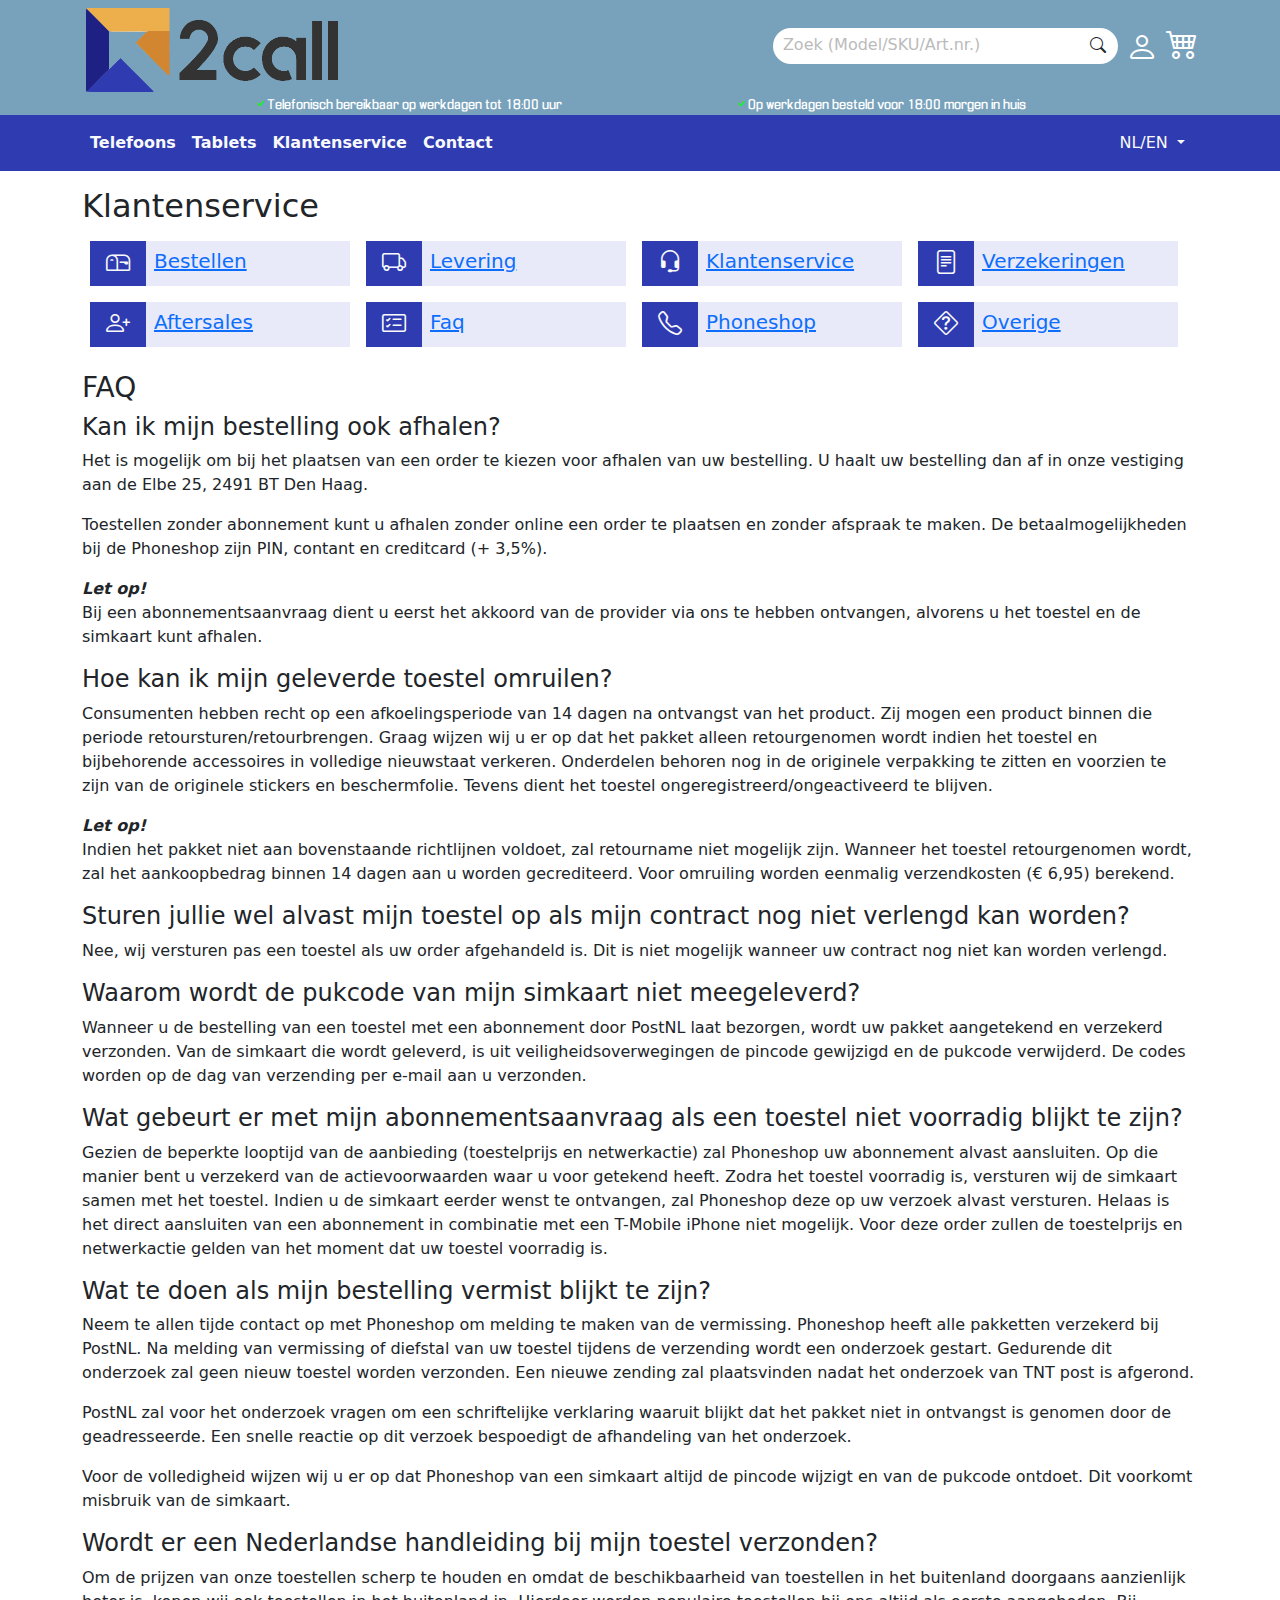
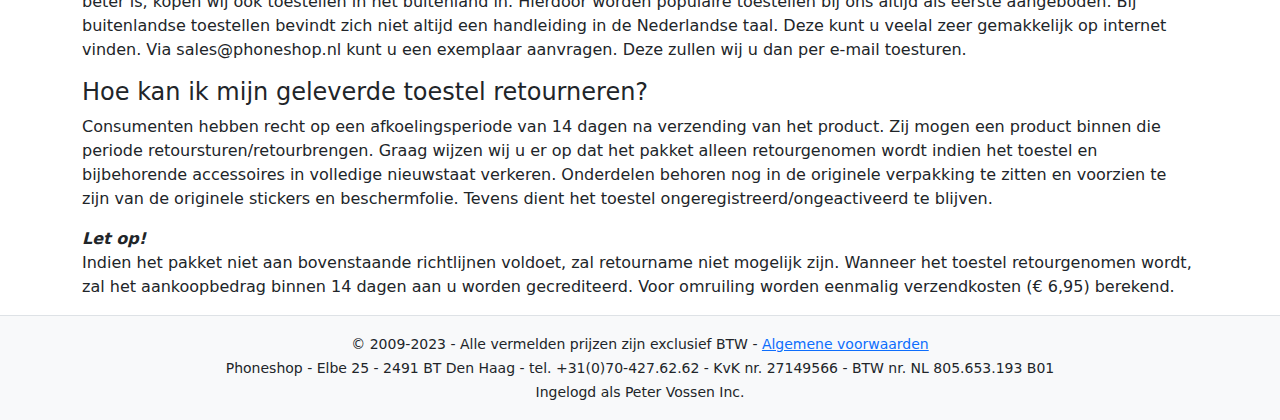
<file: ks-faq.html>
<!DOCTYPE html>
<html lang="nl">
  <head>
    <meta charset="utf-8">
    <meta name="viewport" content="width=device-width, initial-scale=1">
    <link rel="stylesheet" type="text/css" href="css/bootstrap.min.css">
    <link rel="stylesheet" type="text/css" href="css/main.css">
    <script src="js/bootstrap.bundle.min.js" defer></script>
    <script src="js/main.js" defer></script>
    <link rel="stylesheet" href="https://cdn.jsdelivr.net/npm/bootstrap-icons@1.10.5/font/bootstrap-icons.css">
    <link rel="apple-touch-icon" sizes="180x180" href="/apple-touch-icon.png">
    <link rel="icon" type="image/png" sizes="32x32" href="/favicon-32x32.png">
    <link rel="icon" type="image/png" sizes="16x16" href="/favicon-16x16.png">
    <link rel="manifest" href="/site.webmanifest">
    <title>Phoneshop</title>
  </head>
  <body>
    <header>
      
      <div class="ps-bannercolor container-fluid">
        <div class="container pb-1 d-flex align-items-center justify-content-between">
          
          <picture class="mt-2 ms-1">
            <a href="index.html"><img id="header-logo" src="images/2call-logo-banner.png" alt="Phoneshop logo"></a>
          </picture>

          <div class="d-flex align-items-center">
            <div class="bg-white my-2 px-2 rounded-pill">
              <input type="text" name="zoekVeld" id="zoekVeld" class="border-0" placeholder="Zoek (Model/SKU/Art.nr.)">
              <button class="btn border-0 px-1" type="button"><i class="bi bi-search"></i></button>
            </div>
            <div class="ms-2 d-flex flex-column flex-sm-row">
              <div class="pt-1"><a href="#" data-bs-toggle="modal" data-bs-target="#loginModal"><i class="bi bi-person text-white h2 nudge"></i></a></div>
              <div class="ms-sm-2"><a href="#" data-bs-toggle="modal" data-bs-target="#shoppingcartModal"><i class="bi bi-cart4 text-white h2"></i></a></div>
            </div>
          </div>
        </div>
      </div>

      <div class="ps-bannercolor">
        <div class="container d-flex flex-column flex-md-row justify-content-evenly">
          <p class="vinkjestekst"><i class="bi bi-check groenvinkje"></i>Telefonisch bereikbaar op werkdagen tot 18:00 uur</p>
          <p class="vinkjestekst"><i class="bi bi-check groenvinkje"></i>Op werkdagen besteld voor 18:00 morgen in huis</p>
        </div>
      </div>

      <nav class="navbar navbar-expand-lg ps-menucolor">
        <div class="container">
          <button class="navbar-toggler text-light" type="button" data-bs-toggle="collapse" data-bs-target="#navbarText" aria-controls="navbarText" aria-expanded="false" aria-label="Toggle navigation">
            <i class="bi bi-list fs-2"></i>
          </button>
          <div class="collapse navbar-collapse" id="navbarText">
            <div class="navbar-nav fw-semibold">
              <a class="nav-item nav-link text-light" aria-current="page" href="index.html">Telefoons</a>
              <a class="nav-item nav-link text-light" href="index.html">Tablets</a>
              <a class="nav-item nav-link text-light" href="ks-main.html">Klantenservice</a>
              <a class="nav-item nav-link text-light" href="contact.html">Contact</a>
            </div>
          </div>

          <div class="dropdown">
            <button class="btn dropdown-toggle text-light" type="button" data-bs-toggle="dropdown" aria-expanded="false">
              NL/EN
            </button>
            <ul class="dropdown-menu">
              <li><a class="dropdown-item" href="#">NL</a></li>
              <li><a class="dropdown-item" href="#">EN</a></li>
            </ul>
          </div>

        </div>
      </nav>
    </header>

    <main id="main-content" class="container">

      <h1 class="h2 mt-3">Klantenservice</h1>

      <div class="d-flex flex-wrap text-decoration-none">
        <a href="ks-bestel.html">
          <div class="ks-nav-box m-2 ps-light-blue d-flex">
            <i class="bi bi-mailbox ps-menucolor h4 text-light py-2 px-3 mb-0"></i>
            <p class="h5 mb-0 p-2">Bestellen</p>
          </div>
        </a>
        <a href="ks-lever.html">
          <div class="ks-nav-box m-2 ps-light-blue d-flex">
            <i class="bi bi-truck ps-menucolor h4 text-light py-2 px-3 mb-0"></i>
            <p class="h5 mb-0 p-2">Levering</p>
          </div>
        </a>
        <a href="ks-klant.html">
          <div class="ks-nav-box m-2 ps-light-blue d-flex">
            <i class="bi bi-headset ps-menucolor h4 text-light py-2 px-3 mb-0"></i>
            <p class="h5 mb-0 p-2">Klantenservice</p>
          </div>
        </a>
        <a href="ks-verz.html">
          <div class="ks-nav-box m-2 ps-light-blue d-flex">
            <i class="bi bi-file-text ps-menucolor h4 text-light py-2 px-3 mb-0"></i>
            <p class="h5 mb-0 p-2">Verzekeringen</p>
          </div>
        </a>
        <a href="ks-after.html">
          <div class="ks-nav-box m-2 ps-light-blue d-flex">
            <i class="bi bi-person-plus ps-menucolor h4 text-light py-2 px-3 mb-0"></i>
            <p class="h5 mb-0 p-2">Aftersales</p>
          </div>
        </a>
        <a href="ks-faq.html">
          <div class="ks-nav-box m-2 ps-light-blue d-flex">
            <i class="bi bi-card-checklist ps-menucolor h4 text-light py-2 px-3 mb-0"></i>
            <p class="h5 mb-0 p-2">Faq</p>
          </div>
        </a>
        <a href="ks-ps.html">
          <div class="ks-nav-box m-2 ps-light-blue d-flex">
            <i class="bi bi-telephone ps-menucolor h4 text-light py-2 px-3 mb-0"></i>
            <p class="h5 mb-0 p-2">Phoneshop</p>
          </div>
        </a>
        <a href="ks-over.html">
          <div class="ks-nav-box m-2 ps-light-blue d-flex">
            <i class="bi bi-question-diamond ps-menucolor h4 text-light py-2 px-3 mb-0"></i>
            <p class="h5 mb-0 p-2">Overige</p>
          </div>
        </a>
      </div>

      <h2 class="h3 mt-3">FAQ</h2>
      <h3 class="h4">Kan ik mijn bestelling ook afhalen?</h3>
      <p>Het is mogelijk om bij het plaatsen van een order te kiezen voor afhalen van uw bestelling. U haalt uw bestelling dan af in onze vestiging aan de Elbe 25, 2491 BT Den Haag.</p>
      <p>Toestellen zonder abonnement kunt u afhalen zonder online een order te plaatsen en zonder afspraak te maken. De betaalmogelijkheden bij de Phoneshop zijn PIN, contant en creditcard (+ 3,5%).</p>

      <i><b>Let op!</b></i><br>
      <p>Bij een abonnementsaanvraag dient u eerst het akkoord van de provider via ons te hebben ontvangen, alvorens u het toestel en de simkaart kunt afhalen.</p>

      <h3 class="h4">Hoe kan ik mijn geleverde toestel omruilen?</h3>
      <p>Consumenten hebben recht op een afkoelingsperiode van 14 dagen na ontvangst van het product. Zij mogen een product binnen die periode retoursturen/retourbrengen. Graag wijzen wij u er op dat het pakket alleen retourgenomen wordt indien het toestel en bijbehorende accessoires in volledige nieuwstaat verkeren. Onderdelen behoren nog in de originele verpakking te zitten en voorzien te zijn van de originele stickers en beschermfolie. Tevens dient het toestel ongeregistreerd/ongeactiveerd te blijven. </p>
      <i><b>Let op!</b></i><br>
      <p>Indien het pakket niet aan bovenstaande richtlijnen voldoet, zal retourname niet mogelijk zijn. Wanneer het toestel retourgenomen wordt, zal het aankoopbedrag binnen 14 dagen aan u worden gecrediteerd. Voor omruiling worden eenmalig verzendkosten (&euro; 6,95) berekend.</p>

      <h3 class="h4">Sturen jullie wel alvast mijn toestel op als mijn contract nog niet verlengd kan worden?</h3>
      <p>Nee, wij versturen pas een toestel als uw order afgehandeld is. Dit is niet mogelijk wanneer uw contract nog niet kan worden verlengd.</p>

      <h3 class="h4">Waarom wordt de pukcode van mijn simkaart niet meegeleverd?</h3>
      <p>Wanneer u de bestelling van een toestel met een abonnement door PostNL laat bezorgen, wordt uw pakket aangetekend en verzekerd verzonden. Van de simkaart die wordt geleverd, is uit veiligheidsoverwegingen de pincode gewijzigd en de pukcode verwijderd. De codes worden op de dag van verzending per e-mail aan u verzonden.</p>

      <h3 class="h4">Wat gebeurt er met mijn abonnementsaanvraag als een toestel niet voorradig blijkt te zijn?</h3>
      <p>Gezien de beperkte looptijd van de aanbieding (toestelprijs en netwerkactie) zal Phoneshop uw abonnement alvast aansluiten. Op die manier bent u verzekerd van de actievoorwaarden waar u voor getekend heeft. Zodra het toestel voorradig is, versturen wij de simkaart samen met het toestel. Indien u de simkaart eerder wenst te ontvangen, zal Phoneshop deze op uw verzoek alvast versturen. Helaas is het direct aansluiten van een abonnement in combinatie met een T-Mobile iPhone niet mogelijk. Voor deze order zullen de toestelprijs en netwerkactie gelden van het moment dat uw toestel voorradig is.</p>

      <h3 class="h4">Wat te doen als mijn bestelling vermist blijkt te zijn?</h3>
      <p>Neem te allen tijde contact op met Phoneshop om melding te maken van de vermissing. Phoneshop heeft alle pakketten verzekerd bij PostNL. Na melding van vermissing of diefstal van uw toestel tijdens de verzending wordt een onderzoek gestart. Gedurende dit onderzoek zal geen nieuw toestel worden verzonden. Een nieuwe zending zal plaatsvinden nadat het onderzoek van TNT post is afgerond. </p>
      <p>PostNL zal voor het onderzoek vragen om een schriftelijke verklaring waaruit blijkt dat het pakket niet in ontvangst is genomen door de geadresseerde. Een snelle reactie op dit verzoek bespoedigt de afhandeling van het onderzoek. </p>
      <p>Voor de volledigheid wijzen wij u er op dat Phoneshop van een simkaart altijd de pincode wijzigt en van de pukcode ontdoet. Dit voorkomt misbruik van de simkaart.</p>

      <h3 class="h4">Wordt er een Nederlandse handleiding bij mijn toestel verzonden?</h3>
      <p>Om de prijzen van onze toestellen scherp te houden en omdat de beschikbaarheid van toestellen in het buitenland doorgaans aanzienlijk beter is, kopen wij ook toestellen in het buitenland in. Hierdoor worden populaire toestellen bij ons altijd als eerste aangeboden. Bij buitenlandse toestellen bevindt zich niet altijd een handleiding in de Nederlandse taal. Deze kunt u veelal zeer gemakkelijk op internet vinden. Via sales@phoneshop.nl kunt u een exemplaar aanvragen. Deze zullen wij u dan per e-mail toesturen.</p>

      <h3 class="h4">Hoe kan ik mijn geleverde toestel retourneren?</h3>
      <p>Consumenten hebben recht op een afkoelingsperiode van 14 dagen na verzending van het product. Zij mogen een product binnen die periode retoursturen/retourbrengen. Graag wijzen wij u er op dat het pakket alleen retourgenomen wordt indien het toestel en bijbehorende accessoires in volledige nieuwstaat verkeren. Onderdelen behoren nog in de originele verpakking te zitten en voorzien te zijn van de originele stickers en beschermfolie. Tevens dient het toestel ongeregistreerd/ongeactiveerd te blijven. </p>
      <i><b>Let op!</b></i><br>
      <p>Indien het pakket niet aan bovenstaande richtlijnen voldoet, zal retourname niet mogelijk zijn. Wanneer het toestel retourgenomen wordt, zal het aankoopbedrag binnen 14 dagen aan u worden gecrediteerd. Voor omruiling worden eenmalig verzendkosten (&euro; 6,95) berekend.</p>

      <!-- Login Modal -->
      <div class="modal fade" id="loginModal" tabindex="-1" aria-labelledby="loginModalLabel" aria-hidden="true">
        <div class="modal-dialog modal-dialog-centered">
          <div class="modal-content">
            <div class="modal-header ps-menucolor text-white">
              <h1 class="modal-title fs-5" id="loginModalLabel">Inloggen bij Phoneshop </h1>
              <button type="button" class="btn-close" data-bs-dismiss="modal" aria-label="Close"></button>
            </div>
            <div class="modal-body">
              <div>
                <label class="order-label my-1" for="login_user">E-mailadres</label>
                <input class="order-input" type="text" id="login_user" name="login_user" placeholder="E-mailadres">
              </div>
              <div>
                <label class="order-label my-1" for="login_pass">Wachtwoord</label>
                <input class="order-input" type="password" id="login_pass" name="login_pass">
              </div>
              <a href="#" data-bs-toggle="modal" data-bs-target="#loginRecoverModal">Wachtwoord vergeten?</a>
            </div>
            <div class="modal-footer ps-light-blue">
              <button type="button" class="btn btn-primary">Inloggen</button>
            </div>
          </div>
        </div>
       </div> 

       <!-- Login Recover Modal -->
      <div class="modal fade" id="loginRecoverModal" tabindex="-1" aria-labelledby="loginRecoverModalLabel" aria-hidden="true">
        <div class="modal-dialog modal-dialog-centered">
          <div class="modal-content">
            <div class="modal-header ps-menucolor text-white">
              <h1 class="modal-title fs-5 text-white" id="loginRecoverModalLabel">Wachtwoord vergeten?</h1>
              <button type="button" class="btn-close" data-bs-dismiss="modal" aria-label="Close"></button>
            </div>
            <div class="modal-body">
              <p>Vul je e-mailadres in, dan sturen we je een e-mail waarmee je je wachtwoord opnieuw kunt instellen.</p>
              <div>
                <label class="order-label my-1" for="login_recover">E-mailadres</label>
                <input class="order-input" type="text" id="login_recover" name="login_recover" placeholder="E-mailadres">
              </div>
            </div>
            <div class="modal-footer ps-light-blue">
              <button type="button" class="btn btn-primary">Stuur e-mail</button>
            </div>
          </div>
        </div>
       </div> 

      <!-- Shoppingcart Modal -->
      <div class="modal fade" id="shoppingcartModal" tabindex="-1" aria-labelledby="shoppingcartModalLabel" aria-hidden="true">
        <div class="modal-dialog  modal-dialog-centered modal-dialog-scrollable">
          <div class="modal-content">
            <div class="modal-header ps-menucolor text-white">
              <h1 class="modal-title fs-5" id="shoppingcartModalLabel">Winkelmandje</h1>
              <button type="button" class="btn-close" data-bs-dismiss="modal" aria-label="Close"></button>
            </div>
            <div class="modal-body">
              <table class="table table-striped">
                <thead>
                  <tr>
                    <th scope="col">Product</th>
                    <th scope="col">Aantal</th>
                    <th class="text-nowrap" scope="col">Per stuk</th>
                    <th scope="col">Totaal</th>
                  </tr>
                </thead>
                <tbody class="table-group-divider">
                  <tr>
                    <th scope="row">Apple iPad Air 2022 10.9 WiFi + 5G 64GB Space Grey</th>
                    <td class="p-1"><input value="1" type="number"></td>
                    <td>&euro;99</td>
                    <td>&euro;99</td>
                  </tr>
                  <tr>
                    <th scope="row">Caterpillar CAT S42H+ Dual Sim 32GB Black</th>
                    <td class="p-1"><input value="1" type="number"></td>
                    <td>&euro;99</td>
                    <td>&euro;99</td>
                  </tr>
                  <tr>
                    <th scope="row">Fairphone 4 6/128GB Grey</th>
                    <td class="p-1"><input value="1" type="number"></td>
                    <td>&euro;99</td>
                    <td>&euro;99</td>
                  </tr>
                  <tr>
                    <th scope="row">Apple iPhone 12 Pro - 1TB</th>
                    <td class="p-1"><input value="1" type="number"></td>
                    <td>&euro;99</td>
                    <td>&euro;99</td>
                  </tr>
                  <tr>
                    <th scope="row" colspan="3" class="text-end" >Totaal excl. BTW</th>
                    <td>&euro;396</td>
                  </tr>
                </tbody>
              </table>
            </div>
            <div class="modal-footer ps-light-blue">
              <button type="button" class="btn btn-secondary" data-bs-dismiss="modal">Verder winkelen</button>
              <a class="btn btn-primary" href="order.html">Bestellen</a>
            </div>
          </div>
        </div>
      </div>

    </main>

    <footer class="bg-light p-3 border-top">
      <p class="text-center mb-0"><small>&copy; 2009-2023 - Alle vermelden prijzen zijn exclusief BTW - <a href="http://www.phoneshop.nl/voorwaarden" target="blank" >Algemene voorwaarden</a>
      <br>Phoneshop - Elbe 25 - 2491 BT Den Haag - tel. +31(0)70-427.62.62 - KvK nr. 27149566 - BTW nr. NL 805.653.193 B01<br>
      Ingelogd als Peter Vossen Inc.</small></p>
    </footer>

  </body>
</html>
</file>
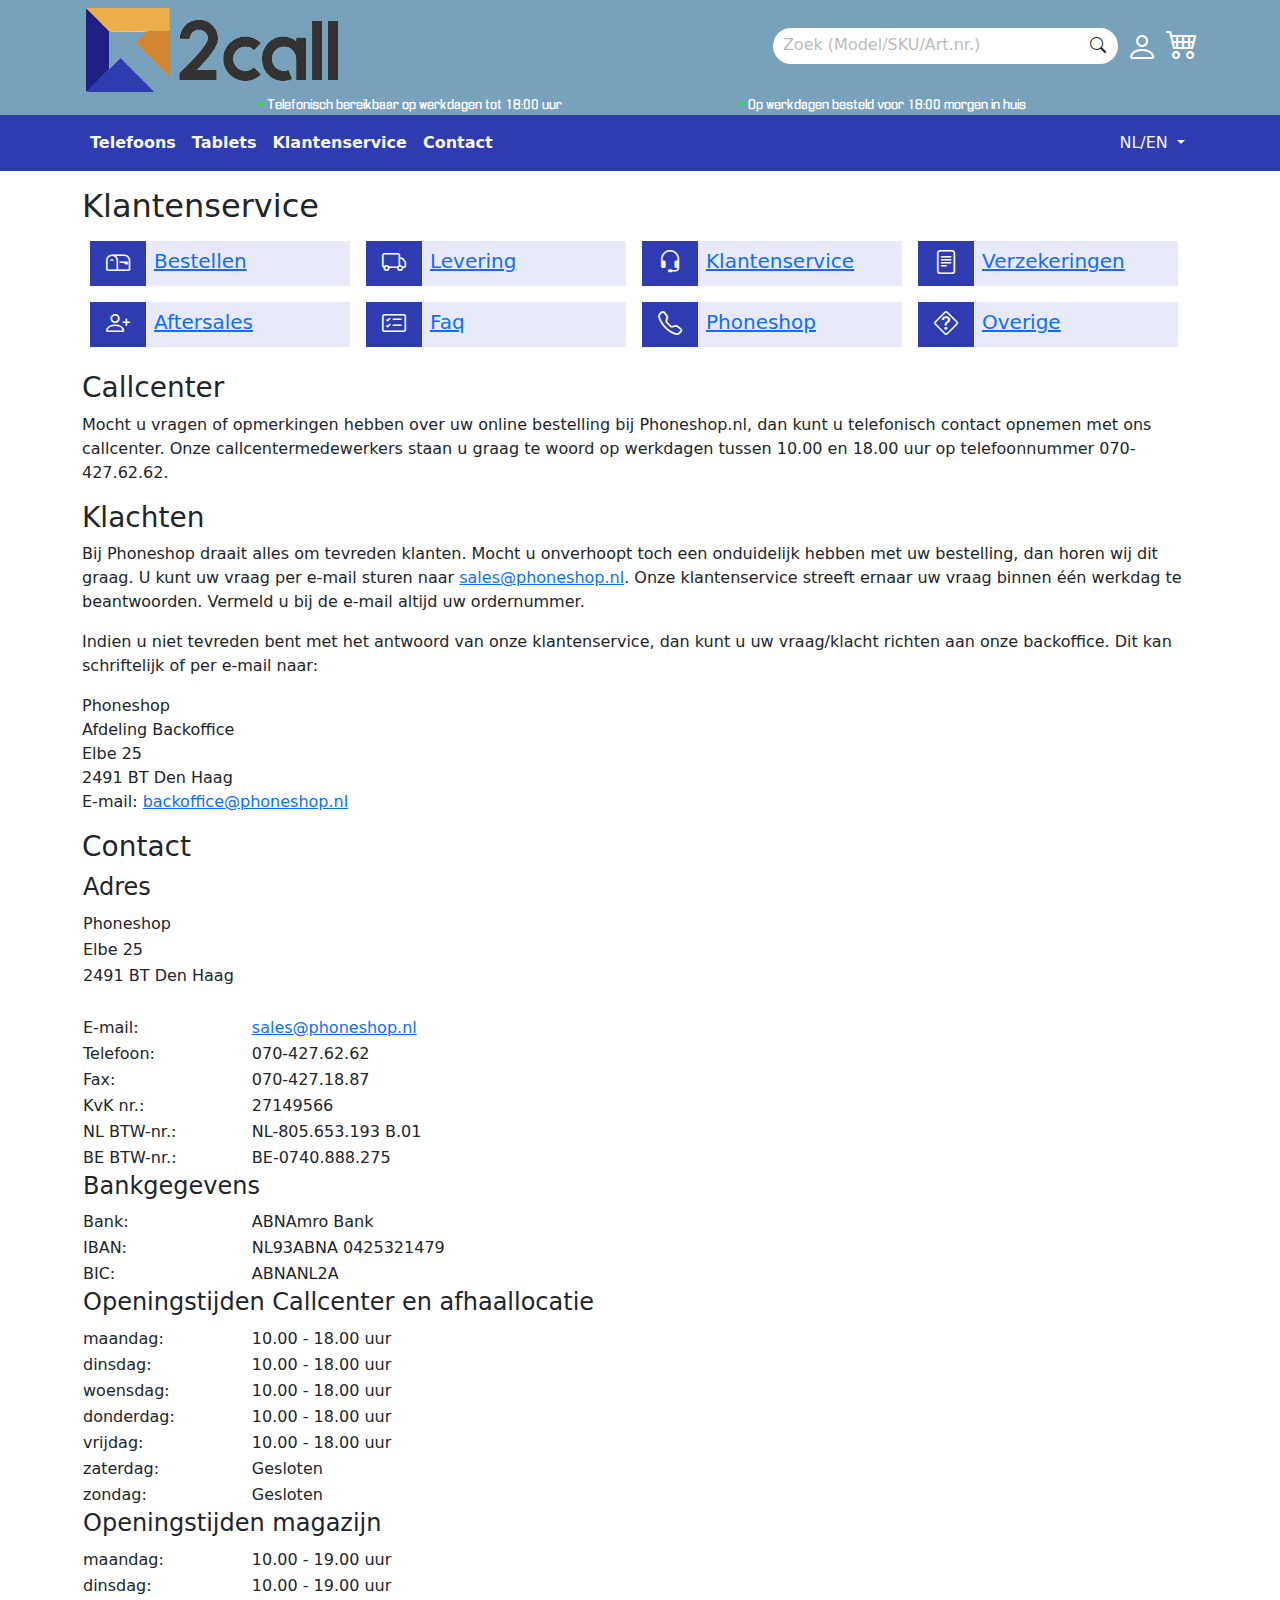
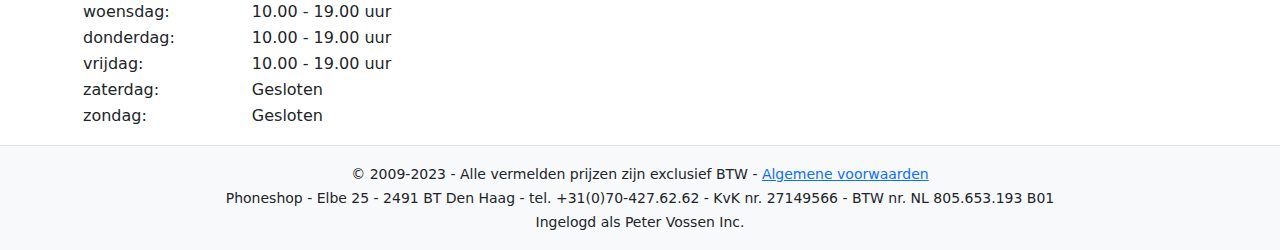
<file: ks-klant.html>
<!DOCTYPE html>
<html lang="nl">
  <head>
    <meta charset="utf-8">
    <meta name="viewport" content="width=device-width, initial-scale=1">
    <link rel="stylesheet" type="text/css" href="css/bootstrap.min.css">
    <link rel="stylesheet" type="text/css" href="css/main.css">
    <script src="js/bootstrap.bundle.min.js" defer></script>
    <script src="js/main.js" defer></script>
    <link rel="stylesheet" href="https://cdn.jsdelivr.net/npm/bootstrap-icons@1.10.5/font/bootstrap-icons.css">
    <link rel="apple-touch-icon" sizes="180x180" href="/apple-touch-icon.png">
    <link rel="icon" type="image/png" sizes="32x32" href="/favicon-32x32.png">
    <link rel="icon" type="image/png" sizes="16x16" href="/favicon-16x16.png">
    <link rel="manifest" href="/site.webmanifest">
    <title>Phoneshop</title>
  </head>
  <body>
    <header>
      
      <div class="ps-bannercolor container-fluid">
        <div class="container pb-1 d-flex align-items-center justify-content-between">
          
          <picture class="mt-2 ms-1">
            <a href="index.html"><img id="header-logo" src="images/2call-logo-banner.png" alt="Phoneshop logo"></a>
          </picture>

          <div class="d-flex align-items-center">
            <div class="bg-white my-2 px-2 rounded-pill">
              <input type="text" name="zoekVeld" id="zoekVeld" class="border-0" placeholder="Zoek (Model/SKU/Art.nr.)">
              <button class="btn border-0 px-1" type="button"><i class="bi bi-search"></i></button>
            </div>
            <div class="ms-2 d-flex flex-column flex-sm-row">
              <div class="pt-1"><a href="#" data-bs-toggle="modal" data-bs-target="#loginModal"><i class="bi bi-person text-white h2 nudge"></i></a></div>
              <div class="ms-sm-2"><a href="#" data-bs-toggle="modal" data-bs-target="#shoppingcartModal"><i class="bi bi-cart4 text-white h2"></i></a></div>
            </div>
          </div>
        </div>
      </div>

      <div class="ps-bannercolor">
        <div class="container d-flex flex-column flex-md-row justify-content-evenly">
          <p class="vinkjestekst"><i class="bi bi-check groenvinkje"></i>Telefonisch bereikbaar op werkdagen tot 18:00 uur</p>
          <p class="vinkjestekst"><i class="bi bi-check groenvinkje"></i>Op werkdagen besteld voor 18:00 morgen in huis</p>
        </div>
      </div>

      <nav class="navbar navbar-expand-lg ps-menucolor">
        <div class="container">
          <button class="navbar-toggler text-light" type="button" data-bs-toggle="collapse" data-bs-target="#navbarText" aria-controls="navbarText" aria-expanded="false" aria-label="Toggle navigation">
            <i class="bi bi-list fs-2"></i>
          </button>
          <div class="collapse navbar-collapse" id="navbarText">
            <div class="navbar-nav fw-semibold">
              <a class="nav-item nav-link text-light" aria-current="page" href="index.html">Telefoons</a>
              <a class="nav-item nav-link text-light" href="index.html">Tablets</a>
              <a class="nav-item nav-link text-light" href="ks-main.html">Klantenservice</a>
              <a class="nav-item nav-link text-light" href="contact.html">Contact</a>
            </div>
          </div>

          <div class="dropdown">
            <button class="btn dropdown-toggle text-light" type="button" data-bs-toggle="dropdown" aria-expanded="false">
              NL/EN
            </button>
            <ul class="dropdown-menu">
              <li><a class="dropdown-item" href="#">NL</a></li>
              <li><a class="dropdown-item" href="#">EN</a></li>
            </ul>
          </div>

        </div>
      </nav>
    </header>

    <main id="main-content" class="container">

      <h1 class="h2 mt-3">Klantenservice</h1>

      <div class="d-flex flex-wrap text-decoration-none">
        <a href="ks-bestel.html">
          <div class="ks-nav-box m-2 ps-light-blue d-flex">
            <i class="bi bi-mailbox ps-menucolor h4 text-light py-2 px-3 mb-0"></i>
            <p class="h5 mb-0 p-2">Bestellen</p>
          </div>
        </a>
        <a href="ks-lever.html">
          <div class="ks-nav-box m-2 ps-light-blue d-flex">
            <i class="bi bi-truck ps-menucolor h4 text-light py-2 px-3 mb-0"></i>
            <p class="h5 mb-0 p-2">Levering</p>
          </div>
        </a>
        <a href="ks-klant.html">
          <div class="ks-nav-box m-2 ps-light-blue d-flex">
            <i class="bi bi-headset ps-menucolor h4 text-light py-2 px-3 mb-0"></i>
            <p class="h5 mb-0 p-2">Klantenservice</p>
          </div>
        </a>
        <a href="ks-verz.html">
          <div class="ks-nav-box m-2 ps-light-blue d-flex">
            <i class="bi bi-file-text ps-menucolor h4 text-light py-2 px-3 mb-0"></i>
            <p class="h5 mb-0 p-2">Verzekeringen</p>
          </div>
        </a>
        <a href="ks-after.html">
          <div class="ks-nav-box m-2 ps-light-blue d-flex">
            <i class="bi bi-person-plus ps-menucolor h4 text-light py-2 px-3 mb-0"></i>
            <p class="h5 mb-0 p-2">Aftersales</p>
          </div>
        </a>
        <a href="ks-faq.html">
          <div class="ks-nav-box m-2 ps-light-blue d-flex">
            <i class="bi bi-card-checklist ps-menucolor h4 text-light py-2 px-3 mb-0"></i>
            <p class="h5 mb-0 p-2">Faq</p>
          </div>
        </a>
        <a href="ks-ps.html">
          <div class="ks-nav-box m-2 ps-light-blue d-flex">
            <i class="bi bi-telephone ps-menucolor h4 text-light py-2 px-3 mb-0"></i>
            <p class="h5 mb-0 p-2">Phoneshop</p>
          </div>
        </a>
        <a href="ks-over.html">
          <div class="ks-nav-box m-2 ps-light-blue d-flex">
            <i class="bi bi-question-diamond ps-menucolor h4 text-light py-2 px-3 mb-0"></i>
            <p class="h5 mb-0 p-2">Overige</p>
          </div>
        </a>
      </div>
      
      <h2 class="h3 mt-3">Callcenter</h2>
      <p>Mocht u vragen of opmerkingen hebben over uw online bestelling bij Phoneshop.nl, dan kunt u telefonisch contact opnemen met ons callcenter. Onze callcentermedewerkers staan u graag te woord op werkdagen tussen 10.00 en 18.00 uur op telefoonnummer 070-427.62.62.</p>

      <h2 class="h3">Klachten</h2>
      <p>Bij Phoneshop draait alles om tevreden klanten. Mocht u onverhoopt toch een onduidelijk hebben met uw bestelling, dan horen wij dit graag. U kunt uw vraag per e-mail sturen naar <a href="mailto:sales@phoneshop.nl">sales@phoneshop.nl</a>. Onze klantenservice streeft ernaar uw vraag binnen &eacute;&eacute;n werkdag te beantwoorden. Vermeld u bij de e-mail altijd uw ordernummer.</p>
      <p>Indien u niet tevreden bent met het antwoord van onze klantenservice, dan kunt u uw vraag/klacht richten aan onze backoffice. Dit kan schriftelijk of per e-mail naar:</p>
      <p>Phoneshop<br />
      Afdeling Backoffice<br />
      Elbe 25<br />
      2491 BT Den Haag<br />
      E-mail: <a href="mailto:backoffice@phoneshop.nl">backoffice@phoneshop.nl</a></p>
      <h2 class="h3">Contact</h2>
      <table class="mb-3">
      <tr><td><h3 class="h4">Adres</h3></td></tr>
      <tr><td colspan="2">Phoneshop</td></tr>
      <tr><td colspan="2">Elbe 25</td></tr>
      <tr><td colspan="2">2491 BT Den Haag</td></tr>

      <tr><td colspan="2">&nbsp;</td></tr>
      <tr><td>E-mail:</td><td><a href="mailto:sales@phoneshop.nl">sales@phoneshop.nl</a></td></tr>
      <tr><td>Telefoon:</td><td>070-427.62.62</td></tr>
      <tr><td>Fax:</td><td>070-427.18.87</td></tr>
      <tr><td>KvK nr.:</td><td>27149566</td></tr>
      <tr><td>NL BTW-nr.:</td><td>NL-805.653.193 B.01</td></tr>
      <tr><td>BE BTW-nr.:</td><td>BE-0740.888.275</td></tr>

      <tr><td colspan="2"><h3 class="h4">Bankgegevens</h3></td></tr>
      <tr><td>Bank:</td><td>ABNAmro Bank</td></tr>
      <tr><td>IBAN:</td><td>NL93ABNA 0425321479</td></tr>
      <tr><td>BIC:</td><td>ABNANL2A</td></tr>

      <tr><td colspan="2"><h3 class="h4">Openingstijden Callcenter en afhaallocatie</h3></td></tr>
      <tr><td>maandag:</td><td>10.00 - 18.00 uur</td></tr>
      <tr><td>dinsdag:</td><td>10.00 - 18.00 uur</td></tr>
      <tr><td>woensdag:</td><td>10.00 - 18.00 uur</td></tr>
      <tr><td>donderdag:</td><td>10.00 - 18.00 uur</td></tr>
      <tr><td>vrijdag:</td><td>10.00 - 18.00 uur</td></tr>
      <tr><td>zaterdag:</td><td>Gesloten</td></tr>
      <tr><td>zondag:</td><td>Gesloten</td></tr>

      <tr><td colspan="2"><h3 class="h4">Openingstijden magazijn</h3></td></tr>
      <tr><td>maandag:</td><td>10.00 - 19.00 uur</td></tr>
      <tr><td>dinsdag:</td><td>10.00 - 19.00 uur</td></tr>
      <tr><td>woensdag:</td><td>10.00 - 19.00 uur</td></tr>
      <tr><td>donderdag:</td><td>10.00 - 19.00 uur</td></tr>
      <tr><td>vrijdag:</td><td>10.00 - 19.00 uur</td></tr>
      <tr><td>zaterdag:</td><td>Gesloten</td></tr>
      <tr><td>zondag:</td><td>Gesloten</td></tr>
      </table>

      <!-- Login Modal -->
      <div class="modal fade" id="loginModal" tabindex="-1" aria-labelledby="loginModalLabel" aria-hidden="true">
        <div class="modal-dialog modal-dialog-centered">
          <div class="modal-content">
            <div class="modal-header ps-menucolor text-white">
              <h1 class="modal-title fs-5" id="loginModalLabel">Inloggen bij Phoneshop </h1>
              <button type="button" class="btn-close" data-bs-dismiss="modal" aria-label="Close"></button>
            </div>
            <div class="modal-body">
              <div>
                <label class="order-label my-1" for="login_user">E-mailadres</label>
                <input class="order-input" type="text" id="login_user" name="login_user" placeholder="E-mailadres">
              </div>
              <div>
                <label class="order-label my-1" for="login_pass">Wachtwoord</label>
                <input class="order-input" type="password" id="login_pass" name="login_pass">
              </div>
              <a href="#" data-bs-toggle="modal" data-bs-target="#loginRecoverModal">Wachtwoord vergeten?</a>
            </div>
            <div class="modal-footer ps-light-blue">
              <button type="button" class="btn btn-primary">Inloggen</button>
            </div>
          </div>
        </div>
       </div> 

       <!-- Login Recover Modal -->
      <div class="modal fade" id="loginRecoverModal" tabindex="-1" aria-labelledby="loginRecoverModalLabel" aria-hidden="true">
        <div class="modal-dialog modal-dialog-centered">
          <div class="modal-content">
            <div class="modal-header ps-menucolor text-white">
              <h1 class="modal-title fs-5 text-white" id="loginRecoverModalLabel">Wachtwoord vergeten?</h1>
              <button type="button" class="btn-close" data-bs-dismiss="modal" aria-label="Close"></button>
            </div>
            <div class="modal-body">
              <p>Vul je e-mailadres in, dan sturen we je een e-mail waarmee je je wachtwoord opnieuw kunt instellen.</p>
              <div>
                <label class="order-label my-1" for="login_recover">E-mailadres</label>
                <input class="order-input" type="text" id="login_recover" name="login_recover" placeholder="E-mailadres">
              </div>
            </div>
            <div class="modal-footer ps-light-blue">
              <button type="button" class="btn btn-primary">Stuur e-mail</button>
            </div>
          </div>
        </div>
       </div> 

      <!-- Shoppingcart Modal -->
      <div class="modal fade" id="shoppingcartModal" tabindex="-1" aria-labelledby="shoppingcartModalLabel" aria-hidden="true">
        <div class="modal-dialog  modal-dialog-centered modal-dialog-scrollable">
          <div class="modal-content">
            <div class="modal-header ps-menucolor text-white">
              <h1 class="modal-title fs-5" id="shoppingcartModalLabel">Winkelmandje</h1>
              <button type="button" class="btn-close" data-bs-dismiss="modal" aria-label="Close"></button>
            </div>
            <div class="modal-body">
              <table class="table table-striped">
                <thead>
                  <tr>
                    <th scope="col">Product</th>
                    <th scope="col">Aantal</th>
                    <th class="text-nowrap" scope="col">Per stuk</th>
                    <th scope="col">Totaal</th>
                  </tr>
                </thead>
                <tbody class="table-group-divider">
                  <tr>
                    <th scope="row">Apple iPad Air 2022 10.9 WiFi + 5G 64GB Space Grey</th>
                    <td class="p-1"><input value="1" type="number"></td>
                    <td>&euro;99</td>
                    <td>&euro;99</td>
                  </tr>
                  <tr>
                    <th scope="row">Caterpillar CAT S42H+ Dual Sim 32GB Black</th>
                    <td class="p-1"><input value="1" type="number"></td>
                    <td>&euro;99</td>
                    <td>&euro;99</td>
                  </tr>
                  <tr>
                    <th scope="row">Fairphone 4 6/128GB Grey</th>
                    <td class="p-1"><input value="1" type="number"></td>
                    <td>&euro;99</td>
                    <td>&euro;99</td>
                  </tr>
                  <tr>
                    <th scope="row">Apple iPhone 12 Pro - 1TB</th>
                    <td class="p-1"><input value="1" type="number"></td>
                    <td>&euro;99</td>
                    <td>&euro;99</td>
                  </tr>
                  <tr>
                    <th scope="row" colspan="3" class="text-end" >Totaal excl. BTW</th>
                    <td>&euro;396</td>
                  </tr>
                </tbody>
              </table>
            </div>
            <div class="modal-footer ps-light-blue">
              <button type="button" class="btn btn-secondary" data-bs-dismiss="modal">Verder winkelen</button>
              <a class="btn btn-primary" href="order.html">Bestellen</a>
            </div>
          </div>
        </div>
      </div>

    </main>

    <footer class="bg-light p-3 border-top">
      <p class="text-center mb-0"><small>&copy; 2009-2023 - Alle vermelden prijzen zijn exclusief BTW - <a href="http://www.phoneshop.nl/voorwaarden" target="blank" >Algemene voorwaarden</a>
      <br>Phoneshop - Elbe 25 - 2491 BT Den Haag - tel. +31(0)70-427.62.62 - KvK nr. 27149566 - BTW nr. NL 805.653.193 B01<br>
      Ingelogd als Peter Vossen Inc.</small></p>
    </footer>

  </body>
</html>
</file>
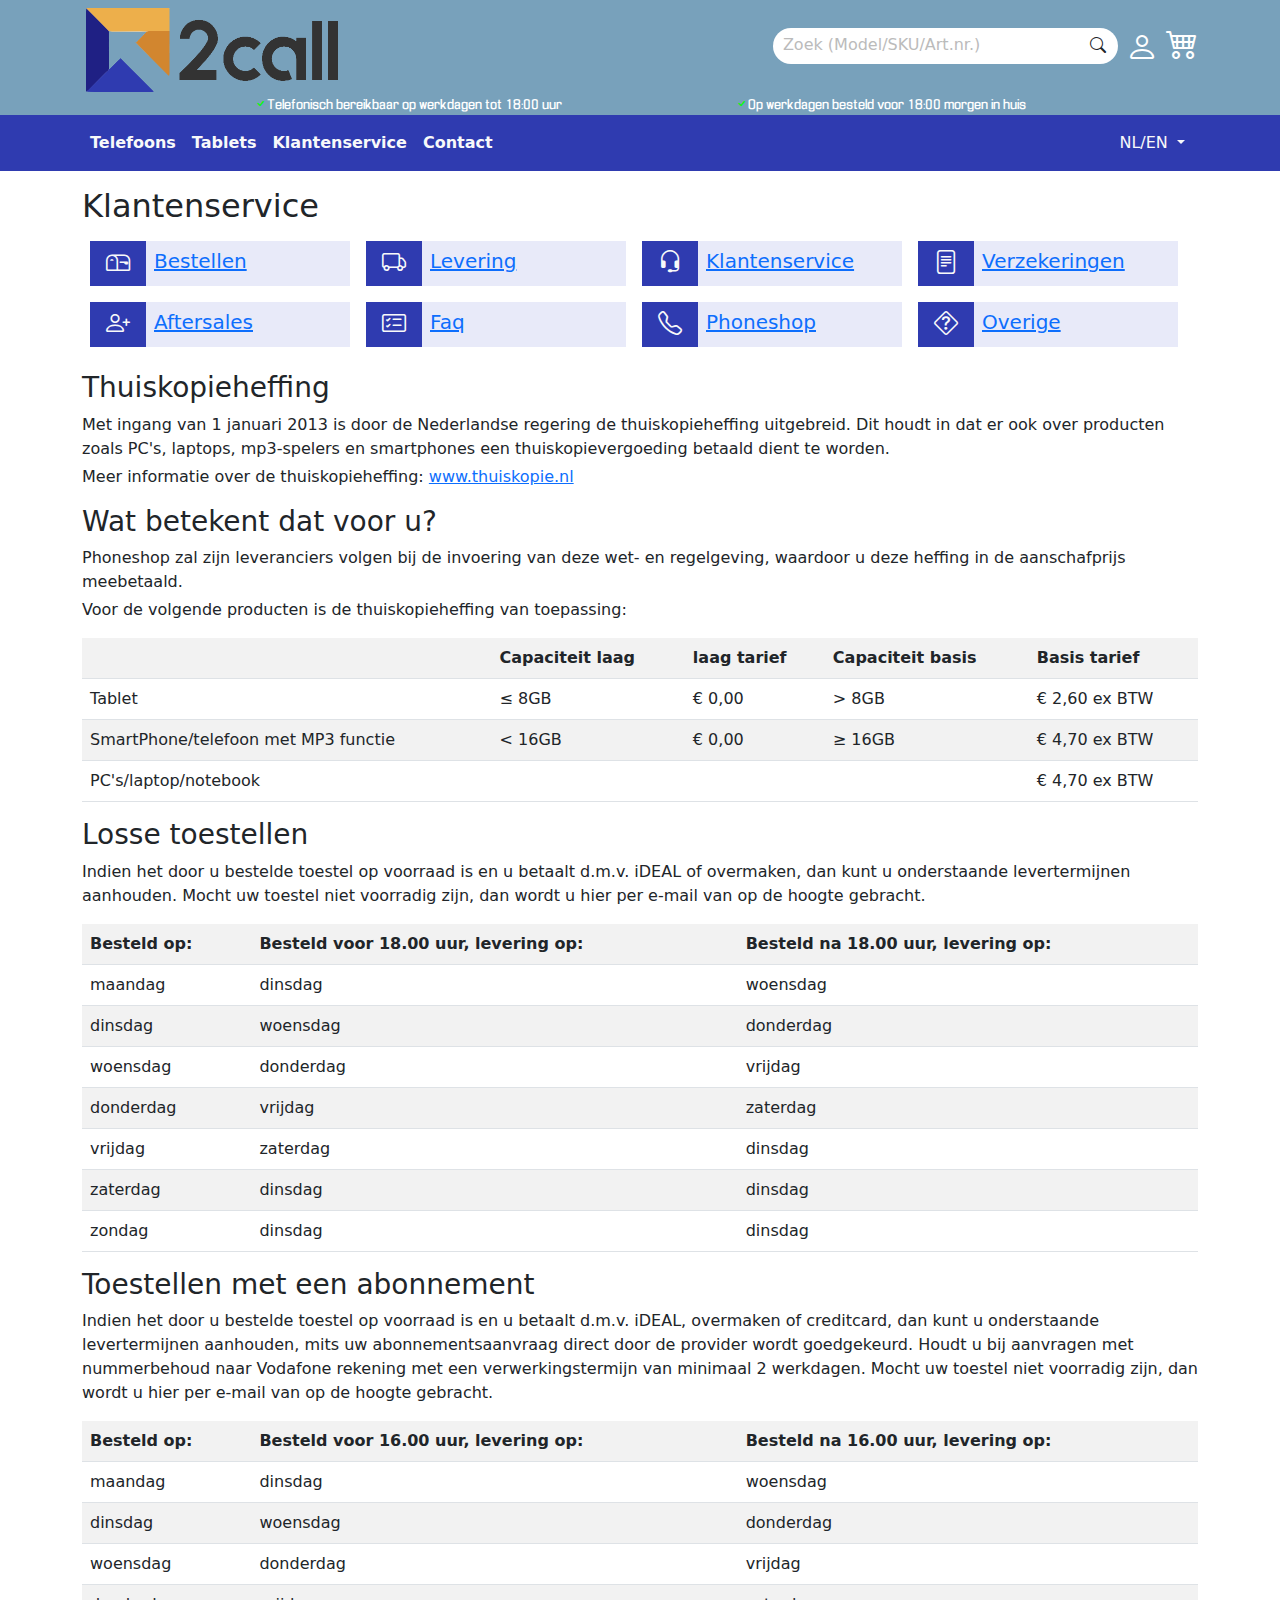
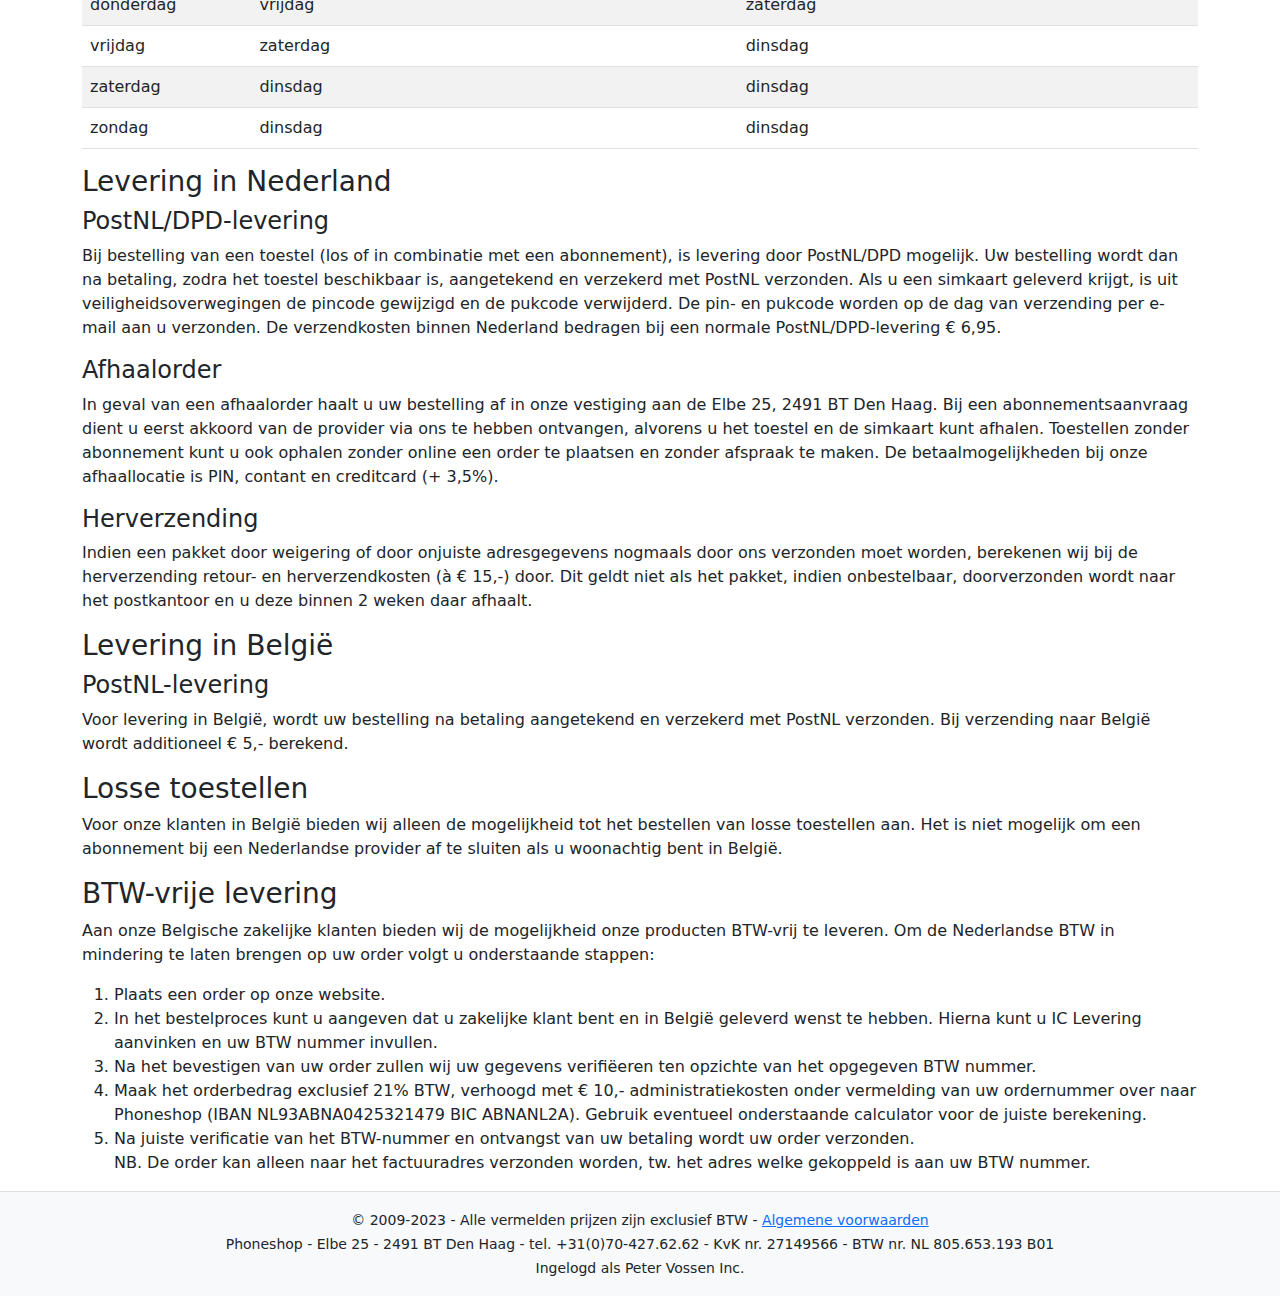
<file: ks-lever.html>
<!DOCTYPE html>
<html lang="nl">
  <head>
    <meta charset="utf-8">
    <meta name="viewport" content="width=device-width, initial-scale=1">
    <link rel="stylesheet" type="text/css" href="css/bootstrap.min.css">
    <link rel="stylesheet" type="text/css" href="css/main.css">
    <script src="js/bootstrap.bundle.min.js" defer></script>
    <script src="js/main.js" defer></script>
    <link rel="stylesheet" href="https://cdn.jsdelivr.net/npm/bootstrap-icons@1.10.5/font/bootstrap-icons.css">
    <link rel="apple-touch-icon" sizes="180x180" href="/apple-touch-icon.png">
    <link rel="icon" type="image/png" sizes="32x32" href="/favicon-32x32.png">
    <link rel="icon" type="image/png" sizes="16x16" href="/favicon-16x16.png">
    <link rel="manifest" href="/site.webmanifest">
    <title>Phoneshop</title>
  </head>
  <body>
    <header>
      
      <div class="ps-bannercolor container-fluid">
        <div class="container pb-1 d-flex align-items-center justify-content-between">
          
          <picture class="mt-2 ms-1">
            <a href="index.html"><img id="header-logo" src="images/2call-logo-banner.png" alt="Phoneshop logo"></a>
          </picture>

          <div class="d-flex align-items-center">
            <div class="bg-white my-2 px-2 rounded-pill">
              <input type="text" name="zoekVeld" id="zoekVeld" class="border-0" placeholder="Zoek (Model/SKU/Art.nr.)">
              <button class="btn border-0 px-1" type="button"><i class="bi bi-search"></i></button>
            </div>
            <div class="ms-2 d-flex flex-column flex-sm-row">
              <div class="pt-1"><a href="#" data-bs-toggle="modal" data-bs-target="#loginModal"><i class="bi bi-person text-white h2 nudge"></i></a></div>
              <div class="ms-sm-2"><a href="#" data-bs-toggle="modal" data-bs-target="#shoppingcartModal"><i class="bi bi-cart4 text-white h2"></i></a></div>
            </div>
          </div>
        </div>
      </div>

      <div class="ps-bannercolor">
        <div class="container d-flex flex-column flex-md-row justify-content-evenly">
          <p class="vinkjestekst"><i class="bi bi-check groenvinkje"></i>Telefonisch bereikbaar op werkdagen tot 18:00 uur</p>
          <p class="vinkjestekst"><i class="bi bi-check groenvinkje"></i>Op werkdagen besteld voor 18:00 morgen in huis</p>
        </div>
      </div>

      <nav class="navbar navbar-expand-lg ps-menucolor">
        <div class="container">
          <button class="navbar-toggler text-light" type="button" data-bs-toggle="collapse" data-bs-target="#navbarText" aria-controls="navbarText" aria-expanded="false" aria-label="Toggle navigation">
            <i class="bi bi-list fs-2"></i>
          </button>
          <div class="collapse navbar-collapse" id="navbarText">
            <div class="navbar-nav fw-semibold">
              <a class="nav-item nav-link text-light" aria-current="page" href="index.html">Telefoons</a>
              <a class="nav-item nav-link text-light" href="index.html">Tablets</a>
              <a class="nav-item nav-link text-light" href="ks-main.html">Klantenservice</a>
              <a class="nav-item nav-link text-light" href="contact.html">Contact</a>
            </div>
          </div>

          <div class="dropdown">
            <button class="btn dropdown-toggle text-light" type="button" data-bs-toggle="dropdown" aria-expanded="false">
              NL/EN
            </button>
            <ul class="dropdown-menu">
              <li><a class="dropdown-item" href="#">NL</a></li>
              <li><a class="dropdown-item" href="#">EN</a></li>
            </ul>
          </div>

        </div>
      </nav>
    </header>

    <main id="main-content" class="container">

      <h1 class="h2 mt-3">Klantenservice</h1>

      <div class="d-flex flex-wrap text-decoration-none">
        <a href="ks-bestel.html">
          <div class="ks-nav-box m-2 ps-light-blue d-flex">
            <i class="bi bi-mailbox ps-menucolor h4 text-light py-2 px-3 mb-0"></i>
            <p class="h5 mb-0 p-2">Bestellen</p>
          </div>
        </a>
        <a href="ks-lever.html">
          <div class="ks-nav-box m-2 ps-light-blue d-flex">
            <i class="bi bi-truck ps-menucolor h4 text-light py-2 px-3 mb-0"></i>
            <p class="h5 mb-0 p-2">Levering</p>
          </div>
        </a>
        <a href="ks-klant.html">
          <div class="ks-nav-box m-2 ps-light-blue d-flex">
            <i class="bi bi-headset ps-menucolor h4 text-light py-2 px-3 mb-0"></i>
            <p class="h5 mb-0 p-2">Klantenservice</p>
          </div>
        </a>
        <a href="ks-verz.html">
          <div class="ks-nav-box m-2 ps-light-blue d-flex">
            <i class="bi bi-file-text ps-menucolor h4 text-light py-2 px-3 mb-0"></i>
            <p class="h5 mb-0 p-2">Verzekeringen</p>
          </div>
        </a>
        <a href="ks-after.html">
          <div class="ks-nav-box m-2 ps-light-blue d-flex">
            <i class="bi bi-person-plus ps-menucolor h4 text-light py-2 px-3 mb-0"></i>
            <p class="h5 mb-0 p-2">Aftersales</p>
          </div>
        </a>
        <a href="ks-faq.html">
          <div class="ks-nav-box m-2 ps-light-blue d-flex">
            <i class="bi bi-card-checklist ps-menucolor h4 text-light py-2 px-3 mb-0"></i>
            <p class="h5 mb-0 p-2">Faq</p>
          </div>
        </a>
        <a href="ks-ps.html">
          <div class="ks-nav-box m-2 ps-light-blue d-flex">
            <i class="bi bi-telephone ps-menucolor h4 text-light py-2 px-3 mb-0"></i>
            <p class="h5 mb-0 p-2">Phoneshop</p>
          </div>
        </a>
        <a href="ks-over.html">
          <div class="ks-nav-box m-2 ps-light-blue d-flex">
            <i class="bi bi-question-diamond ps-menucolor h4 text-light py-2 px-3 mb-0"></i>
            <p class="h5 mb-0 p-2">Overige</p>
          </div>
        </a>
      </div>

      <h2 class="h3 mt-3">Thuiskopieheffing</h2>
      <p class="mb-1">Met ingang van 1 januari 2013 is door de Nederlandse regering de thuiskopieheffing uitgebreid. Dit houdt in dat er ook over producten zoals PC's, laptops, mp3-spelers en smartphones een thuiskopievergoeding betaald dient te worden.</p>
      <p>Meer informatie over de thuiskopieheffing: <a href="https://www.thuiskopie.nl/nl"> www.thuiskopie.nl</a></p>
      <h3>Wat betekent dat voor u?</h3>
      <p class="mb-1">Phoneshop zal zijn leveranciers volgen bij de invoering van deze wet- en regelgeving, waardoor u deze heffing in de aanschafprijs meebetaald.</p>
      <p>Voor de volgende producten is de thuiskopieheffing van toepassing:</p>

      <table class="table table-striped">
      <tr><td><strong></strong></td>
      <td><strong>Capaciteit laag</strong></td>
      <td><strong>laag tarief</strong></td>
      <td><strong>Capaciteit basis</strong></td>
      <td><strong>Basis tarief</strong></td>
      </tr>
      <tr><td>Tablet</td><td>&le; 8GB</td><td>&euro; 0,00</td><td>> 8GB</td><td>&euro; 2,60 ex BTW</td></tr>
      <tr><td>SmartPhone/telefoon met MP3 functie</td><td>&#60; 16GB</td><td>&euro; 0,00</td><td>&ge; 16GB</td><td>&euro; 4,70 ex BTW</td></tr>
      <tr><td>PC's/laptop/notebook</td><td>&nbsp;</td><td>&nbsp;</td><td>&nbsp;</td><td>&euro; 4,70 ex BTW</td></tr>
      </table>

      <h2 class="h3">Losse toestellen</h2>
      <p>Indien het door u bestelde toestel op voorraad is en u betaalt d.m.v. iDEAL of overmaken, dan kunt u onderstaande levertermijnen aanhouden. Mocht uw toestel niet voorradig zijn, dan wordt u hier per e-mail van op de hoogte gebracht.</p>

      <table class="table table-striped">
      <tr><td ><strong>Besteld op:</strong></td>
      <td ><strong>Besteld voor 18.00 uur, levering op:</strong></td>
      <td><strong>Besteld na 18.00 uur, levering op: </strong></td>
      </tr>

      <tr><td>maandag</td><td>dinsdag</td><td>woensdag</td></tr>
      <tr><td>dinsdag</td><td>woensdag</td><td>donderdag</td></tr>
      <tr><td>woensdag</td><td>donderdag</td><td>vrijdag</td></tr>
      <tr><td>donderdag</td><td>vrijdag</td><td>zaterdag</td></tr>
      <tr><td>vrijdag</td><td>zaterdag</td><td>dinsdag</td></tr>
      <tr><td>zaterdag</td><td>dinsdag</td><td>dinsdag</td></tr>
      <tr><td>zondag</td><td>dinsdag</td><td>dinsdag</td></tr>
      </table>

      <h2 class="h3">Toestellen met een abonnement</h2>
      <p>Indien het door u bestelde toestel op voorraad is en u betaalt d.m.v. iDEAL, overmaken of creditcard, dan kunt u onderstaande levertermijnen aanhouden, mits uw abonnementsaanvraag direct door de provider wordt goedgekeurd.  Houdt u bij aanvragen met nummerbehoud naar Vodafone rekening met een verwerkingstermijn van minimaal 2 werkdagen.  Mocht uw toestel niet voorradig zijn, dan wordt u hier per e-mail van op de hoogte gebracht. </p>

      <table class="table table-striped">
      <tr><td><strong>Besteld op:</strong></td>
        <td><strong>Besteld voor 16.00 uur, levering op:</strong></td>
        <td><strong>Besteld na 16.00 uur, levering op: </strong></td>
      </tr>

      <tr><td>maandag</td><td>dinsdag</td><td>woensdag</td></tr>
      <tr><td>dinsdag</td><td>woensdag</td><td>donderdag</td></tr>
      <tr><td>woensdag</td><td>donderdag</td><td>vrijdag</td></tr>
      <tr><td>donderdag</td><td>vrijdag</td><td>zaterdag</td></tr>
      <tr><td>vrijdag</td><td>zaterdag</td><td>dinsdag</td></tr>
      <tr><td>zaterdag</td><td>dinsdag</td><td>dinsdag</td></tr>
      <tr><td>zondag</td><td>dinsdag</td><td>dinsdag</td></tr>
      </table> 

      <h2 class="h3">Levering in Nederland</h2>
      <h3 class="h4 mt-2">PostNL/DPD-levering</h3>
      <p>Bij bestelling van een toestel (los of in combinatie met een abonnement), is levering door PostNL/DPD mogelijk. Uw bestelling wordt dan na betaling, zodra het toestel beschikbaar is, aangetekend en verzekerd met PostNL verzonden. Als u een simkaart geleverd krijgt, is uit veiligheidsoverwegingen de pincode gewijzigd en de pukcode verwijderd. De pin- en pukcode worden op de dag van verzending per e-mail aan u verzonden. De verzendkosten binnen Nederland bedragen bij een normale PostNL/DPD-levering &euro; 6,95.</p>

      <h3 class="h4">Afhaalorder</h3>
      <p>In geval van een afhaalorder haalt u uw bestelling af in onze vestiging aan de Elbe 25, 2491 BT Den Haag. Bij een abonnementsaanvraag dient u eerst akkoord van de provider via ons te hebben ontvangen, alvorens u het toestel en de simkaart kunt afhalen. Toestellen zonder abonnement kunt u ook ophalen zonder online een order te plaatsen en zonder afspraak te maken. De betaalmogelijkheden bij onze afhaallocatie is PIN, contant en creditcard (+ 3,5%). </p>
      <h3 class="h4">Herverzending</h3>
      <p>Indien een pakket door weigering of door onjuiste adresgegevens nogmaals door ons verzonden moet worden, berekenen wij bij de herverzending retour- en herverzendkosten (&agrave; &euro; 15,-) door. Dit geldt niet als het pakket, indien onbestelbaar, doorverzonden wordt naar het postkantoor en u deze binnen 2 weken daar afhaalt.</p>

      <h2 class="h3">Levering in Belgi&euml;</h2>
      <h3 class="h4 mt-2">PostNL-levering</h3>
      <p>Voor levering in Belgi&euml;, wordt uw bestelling na betaling aangetekend en verzekerd met PostNL verzonden. Bij verzending naar Belgi&euml; wordt additioneel &euro; 5,- berekend.
      <h2 class="h3">Losse toestellen</h2>
      <p>Voor onze klanten in Belgi&euml; bieden wij alleen de mogelijkheid tot het bestellen van losse toestellen aan. Het is niet mogelijk om een abonnement bij een Nederlandse provider af te sluiten als u woonachtig bent in Belgi&euml;.</p>
      <h2 class="h3">BTW-vrije levering</h2>
      <p>Aan onze Belgische zakelijke klanten bieden wij de mogelijkheid onze producten BTW-vrij te leveren. Om de Nederlandse BTW in mindering te laten brengen op uw order volgt u onderstaande stappen:</p>
      <ol class="mb-3">
        <li>Plaats een order op onze website.</li>
        <li>In het bestelproces kunt u aangeven dat u zakelijke klant bent en in Belgi&euml; geleverd wenst te hebben. Hierna kunt u IC Levering aanvinken en uw BTW nummer invullen.
        <li>Na het bevestigen van uw order zullen wij uw gegevens verifi&euml;eren ten opzichte van het opgegeven BTW nummer.</li>
        <li>Maak het orderbedrag exclusief 21% BTW, verhoogd met &euro; 10,- administratiekosten onder vermelding van uw ordernummer over naar Phoneshop (IBAN NL93ABNA0425321479 BIC ABNANL2A). Gebruik eventueel onderstaande calculator voor de juiste berekening.</li>
        <li>Na juiste verificatie van het BTW-nummer en ontvangst van uw betaling wordt uw order verzonden.<br>
        NB. De order kan alleen naar het factuuradres verzonden worden, tw. het adres welke gekoppeld is aan uw BTW nummer.</li>
      </ol>


      <!-- Login Modal -->
      <div class="modal fade" id="loginModal" tabindex="-1" aria-labelledby="loginModalLabel" aria-hidden="true">
        <div class="modal-dialog modal-dialog-centered">
          <div class="modal-content">
            <div class="modal-header ps-menucolor text-white">
              <h1 class="modal-title fs-5" id="loginModalLabel">Inloggen bij Phoneshop </h1>
              <button type="button" class="btn-close" data-bs-dismiss="modal" aria-label="Close"></button>
            </div>
            <div class="modal-body">
              <div>
                <label class="order-label my-1" for="login_user">E-mailadres</label>
                <input class="order-input" type="text" id="login_user" name="login_user" placeholder="E-mailadres">
              </div>
              <div>
                <label class="order-label my-1" for="login_pass">Wachtwoord</label>
                <input class="order-input" type="password" id="login_pass" name="login_pass">
              </div>
              <a href="#" data-bs-toggle="modal" data-bs-target="#loginRecoverModal">Wachtwoord vergeten?</a>
            </div>
            <div class="modal-footer ps-light-blue">
              <button type="button" class="btn btn-primary">Inloggen</button>
            </div>
          </div>
        </div>
       </div> 

       <!-- Login Recover Modal -->
      <div class="modal fade" id="loginRecoverModal" tabindex="-1" aria-labelledby="loginRecoverModalLabel" aria-hidden="true">
        <div class="modal-dialog modal-dialog-centered">
          <div class="modal-content">
            <div class="modal-header ps-menucolor text-white">
              <h1 class="modal-title fs-5 text-white" id="loginRecoverModalLabel">Wachtwoord vergeten?</h1>
              <button type="button" class="btn-close" data-bs-dismiss="modal" aria-label="Close"></button>
            </div>
            <div class="modal-body">
              <p>Vul je e-mailadres in, dan sturen we je een e-mail waarmee je je wachtwoord opnieuw kunt instellen.</p>
              <div>
                <label class="order-label my-1" for="login_recover">E-mailadres</label>
                <input class="order-input" type="text" id="login_recover" name="login_recover" placeholder="E-mailadres">
              </div>
            </div>
            <div class="modal-footer ps-light-blue">
              <button type="button" class="btn btn-primary">Stuur e-mail</button>
            </div>
          </div>
        </div>
       </div> 

      <!-- Shoppingcart Modal -->
      <div class="modal fade" id="shoppingcartModal" tabindex="-1" aria-labelledby="shoppingcartModalLabel" aria-hidden="true">
        <div class="modal-dialog  modal-dialog-centered modal-dialog-scrollable">
          <div class="modal-content">
            <div class="modal-header ps-menucolor text-white">
              <h1 class="modal-title fs-5" id="shoppingcartModalLabel">Winkelmandje</h1>
              <button type="button" class="btn-close" data-bs-dismiss="modal" aria-label="Close"></button>
            </div>
            <div class="modal-body">
              <table class="table table-striped">
                <thead>
                  <tr>
                    <th scope="col">Product</th>
                    <th scope="col">Aantal</th>
                    <th class="text-nowrap" scope="col">Per stuk</th>
                    <th scope="col">Totaal</th>
                  </tr>
                </thead>
                <tbody class="table-group-divider">
                  <tr>
                    <th scope="row">Apple iPad Air 2022 10.9 WiFi + 5G 64GB Space Grey</th>
                    <td class="p-1"><input value="1" type="number"></td>
                    <td>&euro;99</td>
                    <td>&euro;99</td>
                  </tr>
                  <tr>
                    <th scope="row">Caterpillar CAT S42H+ Dual Sim 32GB Black</th>
                    <td class="p-1"><input value="1" type="number"></td>
                    <td>&euro;99</td>
                    <td>&euro;99</td>
                  </tr>
                  <tr>
                    <th scope="row">Fairphone 4 6/128GB Grey</th>
                    <td class="p-1"><input value="1" type="number"></td>
                    <td>&euro;99</td>
                    <td>&euro;99</td>
                  </tr>
                  <tr>
                    <th scope="row">Apple iPhone 12 Pro - 1TB</th>
                    <td class="p-1"><input value="1" type="number"></td>
                    <td>&euro;99</td>
                    <td>&euro;99</td>
                  </tr>
                  <tr>
                    <th scope="row" colspan="3" class="text-end" >Totaal excl. BTW</th>
                    <td>&euro;396</td>
                  </tr>
                </tbody>
              </table>
            </div>
            <div class="modal-footer ps-light-blue">
              <button type="button" class="btn btn-secondary" data-bs-dismiss="modal">Verder winkelen</button>
              <a class="btn btn-primary" href="order.html">Bestellen</a>
            </div>
          </div>
        </div>
      </div>

    </main>

    <footer class="bg-light p-3 border-top">
      <p class="text-center mb-0"><small>&copy; 2009-2023 - Alle vermelden prijzen zijn exclusief BTW - <a href="http://www.phoneshop.nl/voorwaarden" target="blank" >Algemene voorwaarden</a>
      <br>Phoneshop - Elbe 25 - 2491 BT Den Haag - tel. +31(0)70-427.62.62 - KvK nr. 27149566 - BTW nr. NL 805.653.193 B01<br>
      Ingelogd als Peter Vossen Inc.</small></p>
    </footer>

  </body>
</html>
</file>
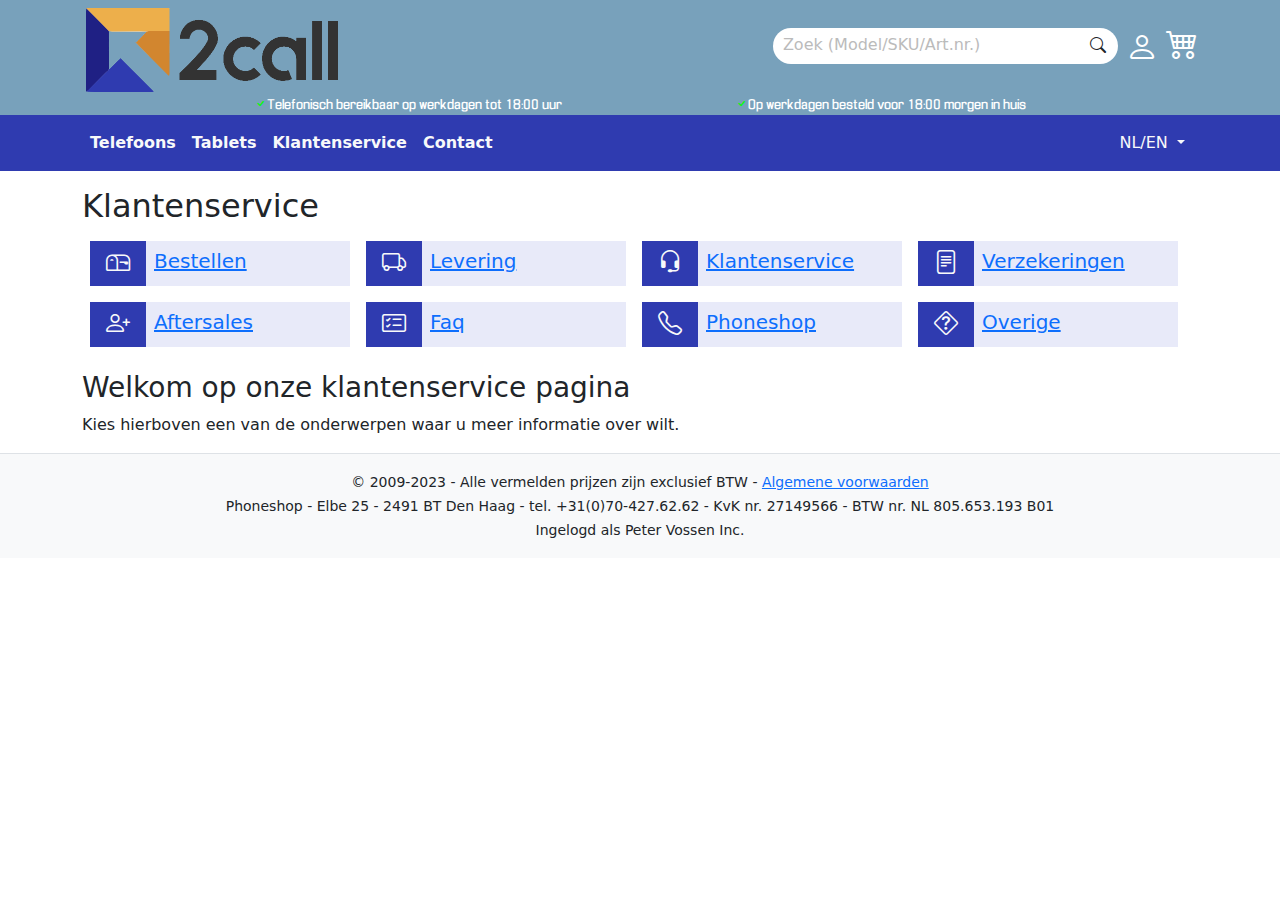
<file: ks-main.html>
<!DOCTYPE html>
<html lang="nl">
  <head>
    <meta charset="utf-8">
    <meta name="viewport" content="width=device-width, initial-scale=1">
    <link rel="stylesheet" type="text/css" href="css/bootstrap.min.css">
    <link rel="stylesheet" type="text/css" href="css/main.css">
    <script src="js/bootstrap.bundle.min.js" defer></script>
    <script src="js/main.js" defer></script>
    <link rel="stylesheet" href="https://cdn.jsdelivr.net/npm/bootstrap-icons@1.10.5/font/bootstrap-icons.css">
    <link rel="apple-touch-icon" sizes="180x180" href="/apple-touch-icon.png">
    <link rel="icon" type="image/png" sizes="32x32" href="/favicon-32x32.png">
    <link rel="icon" type="image/png" sizes="16x16" href="/favicon-16x16.png">
    <link rel="manifest" href="/site.webmanifest">
    <title>Phoneshop</title>
  </head>
  <body>
    <header>
      
      <div class="ps-bannercolor container-fluid">
        <div class="container pb-1 d-flex align-items-center justify-content-between">
          
          <picture class="mt-2 ms-1">
            <a href="index.html"><img id="header-logo" src="images/2call-logo-banner.png" alt="Phoneshop logo"></a>
          </picture>

          <div class="d-flex align-items-center">
            <div class="bg-white my-2 px-2 rounded-pill">
              <input type="text" name="zoekVeld" id="zoekVeld" class="border-0" placeholder="Zoek (Model/SKU/Art.nr.)">
              <button class="btn border-0 px-1" type="button"><i class="bi bi-search"></i></button>
            </div>
            <div class="ms-2 d-flex flex-column flex-sm-row">
              <div class="pt-1"><a href="#" data-bs-toggle="modal" data-bs-target="#loginModal"><i class="bi bi-person text-white h2 nudge"></i></a></div>
              <div class="ms-sm-2"><a href="#" data-bs-toggle="modal" data-bs-target="#shoppingcartModal"><i class="bi bi-cart4 text-white h2"></i></a></div>
            </div>
          </div>
        </div>
      </div>

      <div class="ps-bannercolor">
        <div class="container d-flex flex-column flex-md-row justify-content-evenly">
          <p class="vinkjestekst"><i class="bi bi-check groenvinkje"></i>Telefonisch bereikbaar op werkdagen tot 18:00 uur</p>
          <p class="vinkjestekst"><i class="bi bi-check groenvinkje"></i>Op werkdagen besteld voor 18:00 morgen in huis</p>
        </div>
      </div>

      <nav class="navbar navbar-expand-lg ps-menucolor">
        <div class="container">
          <button class="navbar-toggler text-light" type="button" data-bs-toggle="collapse" data-bs-target="#navbarText" aria-controls="navbarText" aria-expanded="false" aria-label="Toggle navigation">
            <i class="bi bi-list fs-2"></i>
          </button>
          <div class="collapse navbar-collapse" id="navbarText">
            <div class="navbar-nav fw-semibold">
              <a class="nav-item nav-link text-light" aria-current="page" href="index.html">Telefoons</a>
              <a class="nav-item nav-link text-light" href="index.html">Tablets</a>
              <a class="nav-item nav-link text-light" href="ks-main.html">Klantenservice</a>
              <a class="nav-item nav-link text-light" href="contact.html">Contact</a>
            </div>
          </div>

          <div class="dropdown">
            <button class="btn dropdown-toggle text-light" type="button" data-bs-toggle="dropdown" aria-expanded="false">
              NL/EN
            </button>
            <ul class="dropdown-menu">
              <li><a class="dropdown-item" href="#">NL</a></li>
              <li><a class="dropdown-item" href="#">EN</a></li>
            </ul>
          </div>

        </div>
      </nav>
    </header>

    <main id="main-content" class="container">

      <h1 class="h2 mt-3">Klantenservice</h1>

      <div class="d-flex flex-wrap text-decoration-none">
        <a href="ks-bestel.html">
          <div class="ks-nav-box m-2 ps-light-blue d-flex">
            <i class="bi bi-mailbox ps-menucolor h4 text-light py-2 px-3 mb-0"></i>
            <p class="h5 mb-0 p-2">Bestellen</p>
          </div>
        </a>
        <a href="ks-lever.html">
          <div class="ks-nav-box m-2 ps-light-blue d-flex">
            <i class="bi bi-truck ps-menucolor h4 text-light py-2 px-3 mb-0"></i>
            <p class="h5 mb-0 p-2">Levering</p>
          </div>
        </a>
        <a href="ks-klant.html">
          <div class="ks-nav-box m-2 ps-light-blue d-flex">
            <i class="bi bi-headset ps-menucolor h4 text-light py-2 px-3 mb-0"></i>
            <p class="h5 mb-0 p-2">Klantenservice</p>
          </div>
        </a>
        <a href="ks-verz.html">
          <div class="ks-nav-box m-2 ps-light-blue d-flex">
            <i class="bi bi-file-text ps-menucolor h4 text-light py-2 px-3 mb-0"></i>
            <p class="h5 mb-0 p-2">Verzekeringen</p>
          </div>
        </a>
        <a href="ks-after.html">
          <div class="ks-nav-box m-2 ps-light-blue d-flex">
            <i class="bi bi-person-plus ps-menucolor h4 text-light py-2 px-3 mb-0"></i>
            <p class="h5 mb-0 p-2">Aftersales</p>
          </div>
        </a>
        <a href="ks-faq.html">
          <div class="ks-nav-box m-2 ps-light-blue d-flex">
            <i class="bi bi-card-checklist ps-menucolor h4 text-light py-2 px-3 mb-0"></i>
            <p class="h5 mb-0 p-2">Faq</p>
          </div>
        </a>
        <a href="ks-ps.html">
          <div class="ks-nav-box m-2 ps-light-blue d-flex">
            <i class="bi bi-telephone ps-menucolor h4 text-light py-2 px-3 mb-0"></i>
            <p class="h5 mb-0 p-2">Phoneshop</p>
          </div>
        </a>
        <a href="ks-over.html">
          <div class="ks-nav-box m-2 ps-light-blue d-flex">
            <i class="bi bi-question-diamond ps-menucolor h4 text-light py-2 px-3 mb-0"></i>
            <p class="h5 mb-0 p-2">Overige</p>
          </div>
        </a>
      </div>

      <h2 class="h3 mt-3">Welkom op onze klantenservice pagina</h2>
      <p>Kies hierboven een van de onderwerpen waar u meer informatie over wilt.</p>

      <!-- Login Modal -->
      <div class="modal fade" id="loginModal" tabindex="-1" aria-labelledby="loginModalLabel" aria-hidden="true">
        <div class="modal-dialog modal-dialog-centered">
          <div class="modal-content">
            <div class="modal-header ps-menucolor text-white">
              <h1 class="modal-title fs-5" id="loginModalLabel">Inloggen bij Phoneshop </h1>
              <button type="button" class="btn-close" data-bs-dismiss="modal" aria-label="Close"></button>
            </div>
            <div class="modal-body">
              <div>
                <label class="order-label my-1" for="login_user">E-mailadres</label>
                <input class="order-input" type="text" id="login_user" name="login_user" placeholder="E-mailadres">
              </div>
              <div>
                <label class="order-label my-1" for="login_pass">Wachtwoord</label>
                <input class="order-input" type="password" id="login_pass" name="login_pass">
              </div>
              <a href="#" data-bs-toggle="modal" data-bs-target="#loginRecoverModal">Wachtwoord vergeten?</a>
            </div>
            <div class="modal-footer ps-light-blue">
              <button type="button" class="btn btn-primary">Inloggen</button>
            </div>
          </div>
        </div>
       </div> 

       <!-- Login Recover Modal -->
      <div class="modal fade" id="loginRecoverModal" tabindex="-1" aria-labelledby="loginRecoverModalLabel" aria-hidden="true">
        <div class="modal-dialog modal-dialog-centered">
          <div class="modal-content">
            <div class="modal-header ps-menucolor text-white">
              <h1 class="modal-title fs-5 text-white" id="loginRecoverModalLabel">Wachtwoord vergeten?</h1>
              <button type="button" class="btn-close" data-bs-dismiss="modal" aria-label="Close"></button>
            </div>
            <div class="modal-body">
              <p>Vul je e-mailadres in, dan sturen we je een e-mail waarmee je je wachtwoord opnieuw kunt instellen.</p>
              <div>
                <label class="order-label my-1" for="login_recover">E-mailadres</label>
                <input class="order-input" type="text" id="login_recover" name="login_recover" placeholder="E-mailadres">
              </div>
            </div>
            <div class="modal-footer ps-light-blue">
              <button type="button" class="btn btn-primary">Stuur e-mail</button>
            </div>
          </div>
        </div>
       </div> 

      <!-- Shoppingcart Modal -->
      <div class="modal fade" id="shoppingcartModal" tabindex="-1" aria-labelledby="shoppingcartModalLabel" aria-hidden="true">
        <div class="modal-dialog  modal-dialog-centered modal-dialog-scrollable">
          <div class="modal-content">
            <div class="modal-header ps-menucolor text-white">
              <h1 class="modal-title fs-5" id="shoppingcartModalLabel">Winkelmandje</h1>
              <button type="button" class="btn-close" data-bs-dismiss="modal" aria-label="Close"></button>
            </div>
            <div class="modal-body">
              <table class="table table-striped">
                <thead>
                  <tr>
                    <th scope="col">Product</th>
                    <th scope="col">Aantal</th>
                    <th class="text-nowrap" scope="col">Per stuk</th>
                    <th scope="col">Totaal</th>
                  </tr>
                </thead>
                <tbody class="table-group-divider">
                  <tr>
                    <th scope="row">Apple iPad Air 2022 10.9 WiFi + 5G 64GB Space Grey</th>
                    <td class="p-1"><input value="1" type="number"></td>
                    <td>&euro;99</td>
                    <td>&euro;99</td>
                  </tr>
                  <tr>
                    <th scope="row">Caterpillar CAT S42H+ Dual Sim 32GB Black</th>
                    <td class="p-1"><input value="1" type="number"></td>
                    <td>&euro;99</td>
                    <td>&euro;99</td>
                  </tr>
                  <tr>
                    <th scope="row">Fairphone 4 6/128GB Grey</th>
                    <td class="p-1"><input value="1" type="number"></td>
                    <td>&euro;99</td>
                    <td>&euro;99</td>
                  </tr>
                  <tr>
                    <th scope="row">Apple iPhone 12 Pro - 1TB</th>
                    <td class="p-1"><input value="1" type="number"></td>
                    <td>&euro;99</td>
                    <td>&euro;99</td>
                  </tr>
                  <tr>
                    <th scope="row" colspan="3" class="text-end" >Totaal excl. BTW</th>
                    <td>&euro;396</td>
                  </tr>
                </tbody>
              </table>
            </div>
            <div class="modal-footer ps-light-blue">
              <button type="button" class="btn btn-secondary" data-bs-dismiss="modal">Verder winkelen</button>
              <a class="btn btn-primary" href="order.html">Bestellen</a>
            </div>
          </div>
        </div>
      </div>

    </main>

    <footer class="bg-light p-3 border-top">
      <p class="text-center mb-0"><small>&copy; 2009-2023 - Alle vermelden prijzen zijn exclusief BTW - <a href="http://www.phoneshop.nl/voorwaarden" target="blank" >Algemene voorwaarden</a>
      <br>Phoneshop - Elbe 25 - 2491 BT Den Haag - tel. +31(0)70-427.62.62 - KvK nr. 27149566 - BTW nr. NL 805.653.193 B01<br>
      Ingelogd als Peter Vossen Inc.</small></p>
    </footer>

  </body>
</html>
</file>
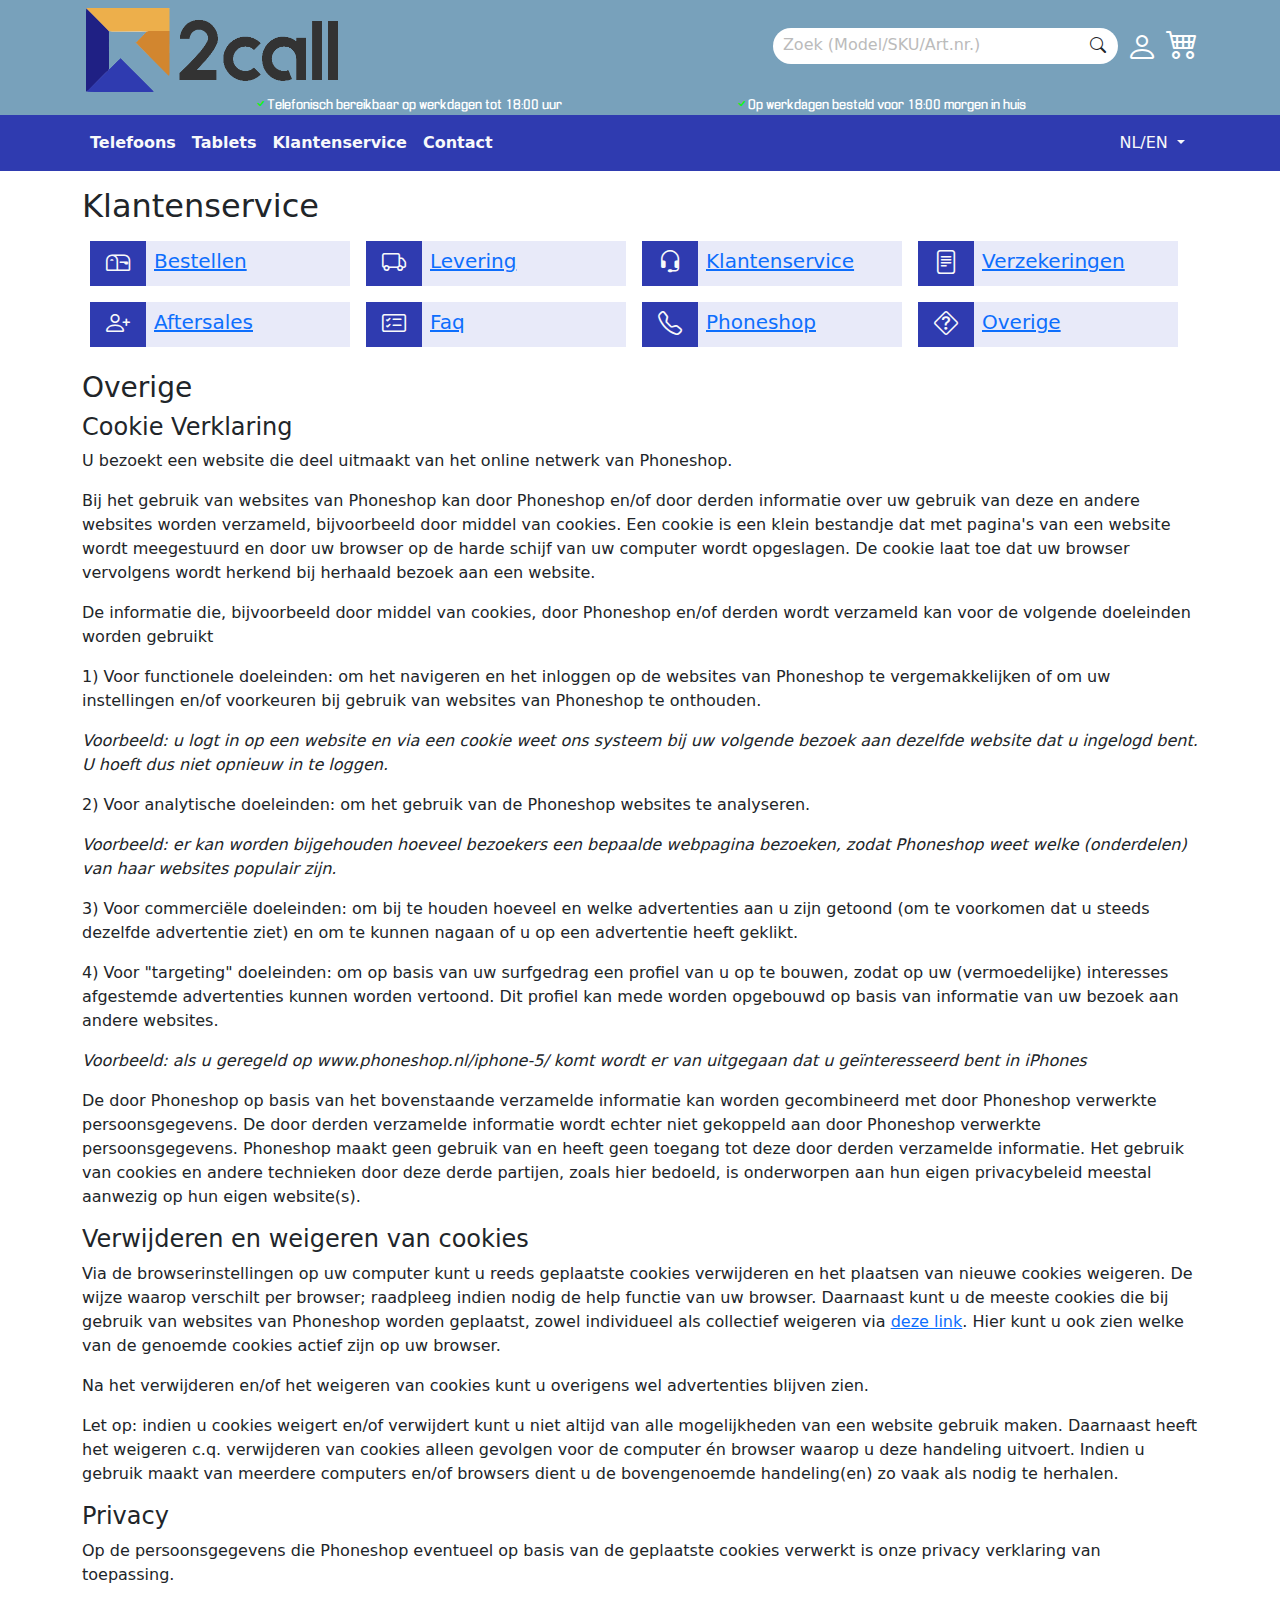
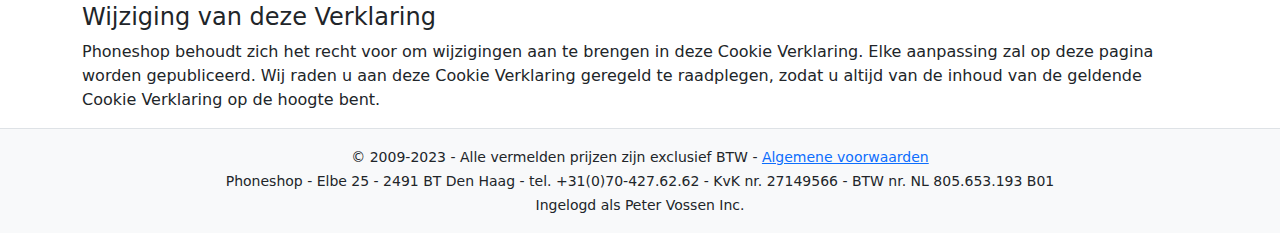
<file: ks-over.html>
<!DOCTYPE html>
<html lang="nl">
  <head>
    <meta charset="utf-8">
    <meta name="viewport" content="width=device-width, initial-scale=1">
    <link rel="stylesheet" type="text/css" href="css/bootstrap.min.css">
    <link rel="stylesheet" type="text/css" href="css/main.css">
    <script src="js/bootstrap.bundle.min.js" defer></script>
    <script src="js/main.js" defer></script>
    <link rel="stylesheet" href="https://cdn.jsdelivr.net/npm/bootstrap-icons@1.10.5/font/bootstrap-icons.css">
    <link rel="apple-touch-icon" sizes="180x180" href="/apple-touch-icon.png">
    <link rel="icon" type="image/png" sizes="32x32" href="/favicon-32x32.png">
    <link rel="icon" type="image/png" sizes="16x16" href="/favicon-16x16.png">
    <link rel="manifest" href="/site.webmanifest">
    <title>Phoneshop</title>
  </head>
  <body>
    <header>
      
      <div class="ps-bannercolor container-fluid">
        <div class="container pb-1 d-flex align-items-center justify-content-between">
          
          <picture class="mt-2 ms-1">
            <a href="index.html"><img id="header-logo" src="images/2call-logo-banner.png" alt="Phoneshop logo"></a>
          </picture>

          <div class="d-flex align-items-center">
            <div class="bg-white my-2 px-2 rounded-pill">
              <input type="text" name="zoekVeld" id="zoekVeld" class="border-0" placeholder="Zoek (Model/SKU/Art.nr.)">
              <button class="btn border-0 px-1" type="button"><i class="bi bi-search"></i></button>
            </div>
            <div class="ms-2 d-flex flex-column flex-sm-row">
              <div class="pt-1"><a href="#" data-bs-toggle="modal" data-bs-target="#loginModal"><i class="bi bi-person text-white h2 nudge"></i></a></div>
              <div class="ms-sm-2"><a href="#" data-bs-toggle="modal" data-bs-target="#shoppingcartModal"><i class="bi bi-cart4 text-white h2"></i></a></div>
            </div>
          </div>
        </div>
      </div>

      <div class="ps-bannercolor">
        <div class="container d-flex flex-column flex-md-row justify-content-evenly">
          <p class="vinkjestekst"><i class="bi bi-check groenvinkje"></i>Telefonisch bereikbaar op werkdagen tot 18:00 uur</p>
          <p class="vinkjestekst"><i class="bi bi-check groenvinkje"></i>Op werkdagen besteld voor 18:00 morgen in huis</p>
        </div>
      </div>

      <nav class="navbar navbar-expand-lg ps-menucolor">
        <div class="container">
          <button class="navbar-toggler text-light" type="button" data-bs-toggle="collapse" data-bs-target="#navbarText" aria-controls="navbarText" aria-expanded="false" aria-label="Toggle navigation">
            <i class="bi bi-list fs-2"></i>
          </button>
          <div class="collapse navbar-collapse" id="navbarText">
            <div class="navbar-nav fw-semibold">
              <a class="nav-item nav-link text-light" aria-current="page" href="index.html">Telefoons</a>
              <a class="nav-item nav-link text-light" href="index.html">Tablets</a>
              <a class="nav-item nav-link text-light" href="ks-main.html">Klantenservice</a>
              <a class="nav-item nav-link text-light" href="contact.html">Contact</a>
            </div>
          </div>

          <div class="dropdown">
            <button class="btn dropdown-toggle text-light" type="button" data-bs-toggle="dropdown" aria-expanded="false">
              NL/EN
            </button>
            <ul class="dropdown-menu">
              <li><a class="dropdown-item" href="#">NL</a></li>
              <li><a class="dropdown-item" href="#">EN</a></li>
            </ul>
          </div>

        </div>
      </nav>
    </header>

    <main id="main-content" class="container">

      <h1 class="h2 mt-3">Klantenservice</h1>

      <div class="d-flex flex-wrap text-decoration-none">
        <a href="ks-bestel.html">
          <div class="ks-nav-box m-2 ps-light-blue d-flex">
            <i class="bi bi-mailbox ps-menucolor h4 text-light py-2 px-3 mb-0"></i>
            <p class="h5 mb-0 p-2">Bestellen</p>
          </div>
        </a>
        <a href="ks-lever.html">
          <div class="ks-nav-box m-2 ps-light-blue d-flex">
            <i class="bi bi-truck ps-menucolor h4 text-light py-2 px-3 mb-0"></i>
            <p class="h5 mb-0 p-2">Levering</p>
          </div>
        </a>
        <a href="ks-klant.html">
          <div class="ks-nav-box m-2 ps-light-blue d-flex">
            <i class="bi bi-headset ps-menucolor h4 text-light py-2 px-3 mb-0"></i>
            <p class="h5 mb-0 p-2">Klantenservice</p>
          </div>
        </a>
        <a href="ks-verz.html">
          <div class="ks-nav-box m-2 ps-light-blue d-flex">
            <i class="bi bi-file-text ps-menucolor h4 text-light py-2 px-3 mb-0"></i>
            <p class="h5 mb-0 p-2">Verzekeringen</p>
          </div>
        </a>
        <a href="ks-after.html">
          <div class="ks-nav-box m-2 ps-light-blue d-flex">
            <i class="bi bi-person-plus ps-menucolor h4 text-light py-2 px-3 mb-0"></i>
            <p class="h5 mb-0 p-2">Aftersales</p>
          </div>
        </a>
        <a href="ks-faq.html">
          <div class="ks-nav-box m-2 ps-light-blue d-flex">
            <i class="bi bi-card-checklist ps-menucolor h4 text-light py-2 px-3 mb-0"></i>
            <p class="h5 mb-0 p-2">Faq</p>
          </div>
        </a>
        <a href="ks-ps.html">
          <div class="ks-nav-box m-2 ps-light-blue d-flex">
            <i class="bi bi-telephone ps-menucolor h4 text-light py-2 px-3 mb-0"></i>
            <p class="h5 mb-0 p-2">Phoneshop</p>
          </div>
        </a>
        <a href="ks-over.html">
          <div class="ks-nav-box m-2 ps-light-blue d-flex">
            <i class="bi bi-question-diamond ps-menucolor h4 text-light py-2 px-3 mb-0"></i>
            <p class="h5 mb-0 p-2">Overige</p>
          </div>
        </a>
      </div>

      <h2 class="h3 mt-3">Overige</h2>
      <h3 class="h4">Cookie Verklaring</h3>

      <p>U bezoekt een website die deel uitmaakt van het online netwerk van Phoneshop. </p>
      <p>Bij het gebruik van websites van Phoneshop kan door Phoneshop en/of door derden informatie over uw gebruik van deze en andere websites worden verzameld, bijvoorbeeld door middel van cookies. Een cookie is een klein bestandje dat met pagina's van een website wordt meegestuurd en door uw browser op de harde schijf van uw computer wordt opgeslagen. De cookie laat toe dat uw browser vervolgens wordt herkend bij herhaald bezoek aan een website. </p>
      <p>De informatie die, bijvoorbeeld door middel van cookies, door Phoneshop en/of derden wordt verzameld kan voor de volgende doeleinden worden gebruikt </p>
      <p>1) Voor functionele doeleinden: om het navigeren en het inloggen op de websites van Phoneshop te vergemakkelijken of om uw instellingen en/of voorkeuren bij gebruik van websites van Phoneshop te onthouden. </p>
      <p><i>Voorbeeld: u logt in op een website en via een cookie weet ons systeem bij uw volgende bezoek aan dezelfde website dat u ingelogd bent. U hoeft dus niet opnieuw in te loggen. </i></p>
      <p>2) Voor analytische doeleinden: om het gebruik van de Phoneshop websites te analyseren.</p>
      <p><i>Voorbeeld: er kan worden bijgehouden hoeveel bezoekers een bepaalde webpagina bezoeken, zodat Phoneshop weet welke (onderdelen) van haar websites populair zijn. </i></p>
      <p>3) Voor commerci&euml;le doeleinden: om bij te houden hoeveel en welke advertenties aan u zijn getoond (om te voorkomen dat u steeds dezelfde advertentie ziet) en om te kunnen nagaan of u op een advertentie heeft geklikt. </p>
      <p>4) Voor "targeting" doeleinden: om op basis van uw surfgedrag een profiel van u op te bouwen, zodat op uw (vermoedelijke) interesses afgestemde advertenties kunnen worden vertoond. Dit profiel kan mede worden opgebouwd op basis van informatie van uw bezoek aan andere websites. </p>
      <p><i>Voorbeeld: als u geregeld op www.phoneshop.nl/iphone-5/ komt wordt er van uitgegaan dat u ge&iuml;nteresseerd bent in iPhones </i></p>
      <p>De door Phoneshop op basis van het bovenstaande verzamelde informatie kan worden gecombineerd met door Phoneshop verwerkte persoonsgegevens. De door derden verzamelde informatie wordt echter niet gekoppeld aan door Phoneshop verwerkte persoonsgegevens. Phoneshop maakt geen gebruik van en heeft geen toegang tot deze door derden verzamelde informatie. Het gebruik van cookies en andere technieken door deze derde partijen, zoals hier bedoeld, is onderworpen aan hun eigen privacybeleid meestal aanwezig op hun eigen website(s). </p>
      <h3 class="h4">Verwijderen en weigeren van cookies</h3>
      <p>Via de browserinstellingen op uw computer kunt u reeds geplaatste cookies verwijderen en het plaatsen van nieuwe cookies weigeren. De wijze waarop verschilt per browser; raadpleeg indien nodig de help functie van uw browser. Daarnaast kunt u de meeste cookies die bij gebruik van websites van Phoneshop worden geplaatst, zowel individueel als collectief weigeren via <a href="http://www.youronlinechoices.com/nl/uw-advertentie-voorkeuren">deze link</a>. Hier kunt u ook zien welke van de genoemde cookies actief zijn op uw browser. </p>
      <p>Na het verwijderen en/of het weigeren van cookies kunt u overigens wel advertenties blijven zien. </p>
      <p>Let op: indien u cookies weigert en/of verwijdert kunt u niet altijd van alle mogelijkheden van een website gebruik maken. Daarnaast heeft het weigeren c.q. verwijderen van cookies alleen gevolgen voor de computer &eacute;n browser waarop u deze handeling uitvoert. Indien u gebruik maakt van meerdere computers en/of browsers dient u de bovengenoemde handeling(en) zo vaak als nodig te herhalen. </p>
      <h3 class="h4">Privacy</h3>
      <p>Op de persoonsgegevens die Phoneshop eventueel op basis van de geplaatste cookies verwerkt is onze privacy verklaring van toepassing. </p>
      <h3 class="h4">Wijziging van deze Verklaring</h3>
      <p>Phoneshop behoudt zich het recht voor om wijzigingen aan te brengen in deze Cookie Verklaring. Elke aanpassing zal op deze pagina worden gepubliceerd. Wij raden u aan deze Cookie Verklaring geregeld te raadplegen, zodat u altijd van de inhoud van de geldende Cookie Verklaring op de hoogte bent. </p>

      <!-- Login Modal -->
      <div class="modal fade" id="loginModal" tabindex="-1" aria-labelledby="loginModalLabel" aria-hidden="true">
        <div class="modal-dialog modal-dialog-centered">
          <div class="modal-content">
            <div class="modal-header ps-menucolor text-white">
              <h1 class="modal-title fs-5" id="loginModalLabel">Inloggen bij Phoneshop </h1>
              <button type="button" class="btn-close" data-bs-dismiss="modal" aria-label="Close"></button>
            </div>
            <div class="modal-body">
              <div>
                <label class="order-label my-1" for="login_user">E-mailadres</label>
                <input class="order-input" type="text" id="login_user" name="login_user" placeholder="E-mailadres">
              </div>
              <div>
                <label class="order-label my-1" for="login_pass">Wachtwoord</label>
                <input class="order-input" type="password" id="login_pass" name="login_pass">
              </div>
              <a href="#" data-bs-toggle="modal" data-bs-target="#loginRecoverModal">Wachtwoord vergeten?</a>
            </div>
            <div class="modal-footer ps-light-blue">
              <button type="button" class="btn btn-primary">Inloggen</button>
            </div>
          </div>
        </div>
       </div> 

       <!-- Login Recover Modal -->
      <div class="modal fade" id="loginRecoverModal" tabindex="-1" aria-labelledby="loginRecoverModalLabel" aria-hidden="true">
        <div class="modal-dialog modal-dialog-centered">
          <div class="modal-content">
            <div class="modal-header ps-menucolor text-white">
              <h1 class="modal-title fs-5 text-white" id="loginRecoverModalLabel">Wachtwoord vergeten?</h1>
              <button type="button" class="btn-close" data-bs-dismiss="modal" aria-label="Close"></button>
            </div>
            <div class="modal-body">
              <p>Vul je e-mailadres in, dan sturen we je een e-mail waarmee je je wachtwoord opnieuw kunt instellen.</p>
              <div>
                <label class="order-label my-1" for="login_recover">E-mailadres</label>
                <input class="order-input" type="text" id="login_recover" name="login_recover" placeholder="E-mailadres">
              </div>
            </div>
            <div class="modal-footer ps-light-blue">
              <button type="button" class="btn btn-primary">Stuur e-mail</button>
            </div>
          </div>
        </div>
       </div> 

      <!-- Shoppingcart Modal -->
      <div class="modal fade" id="shoppingcartModal" tabindex="-1" aria-labelledby="shoppingcartModalLabel" aria-hidden="true">
        <div class="modal-dialog  modal-dialog-centered modal-dialog-scrollable">
          <div class="modal-content">
            <div class="modal-header ps-menucolor text-white">
              <h1 class="modal-title fs-5" id="shoppingcartModalLabel">Winkelmandje</h1>
              <button type="button" class="btn-close" data-bs-dismiss="modal" aria-label="Close"></button>
            </div>
            <div class="modal-body">
              <table class="table table-striped">
                <thead>
                  <tr>
                    <th scope="col">Product</th>
                    <th scope="col">Aantal</th>
                    <th class="text-nowrap" scope="col">Per stuk</th>
                    <th scope="col">Totaal</th>
                  </tr>
                </thead>
                <tbody class="table-group-divider">
                  <tr>
                    <th scope="row">Apple iPad Air 2022 10.9 WiFi + 5G 64GB Space Grey</th>
                    <td class="p-1"><input value="1" type="number"></td>
                    <td>&euro;99</td>
                    <td>&euro;99</td>
                  </tr>
                  <tr>
                    <th scope="row">Caterpillar CAT S42H+ Dual Sim 32GB Black</th>
                    <td class="p-1"><input value="1" type="number"></td>
                    <td>&euro;99</td>
                    <td>&euro;99</td>
                  </tr>
                  <tr>
                    <th scope="row">Fairphone 4 6/128GB Grey</th>
                    <td class="p-1"><input value="1" type="number"></td>
                    <td>&euro;99</td>
                    <td>&euro;99</td>
                  </tr>
                  <tr>
                    <th scope="row">Apple iPhone 12 Pro - 1TB</th>
                    <td class="p-1"><input value="1" type="number"></td>
                    <td>&euro;99</td>
                    <td>&euro;99</td>
                  </tr>
                  <tr>
                    <th scope="row" colspan="3" class="text-end" >Totaal excl. BTW</th>
                    <td>&euro;396</td>
                  </tr>
                </tbody>
              </table>
            </div>
            <div class="modal-footer ps-light-blue">
              <button type="button" class="btn btn-secondary" data-bs-dismiss="modal">Verder winkelen</button>
              <a class="btn btn-primary" href="order.html">Bestellen</a>
            </div>
          </div>
        </div>
      </div>

    </main>

    <footer class="bg-light p-3 border-top">
      <p class="text-center mb-0"><small>&copy; 2009-2023 - Alle vermelden prijzen zijn exclusief BTW - <a href="http://www.phoneshop.nl/voorwaarden" target="blank" >Algemene voorwaarden</a>
      <br>Phoneshop - Elbe 25 - 2491 BT Den Haag - tel. +31(0)70-427.62.62 - KvK nr. 27149566 - BTW nr. NL 805.653.193 B01<br>
      Ingelogd als Peter Vossen Inc.</small></p>
    </footer>

  </body>
</html>
</file>
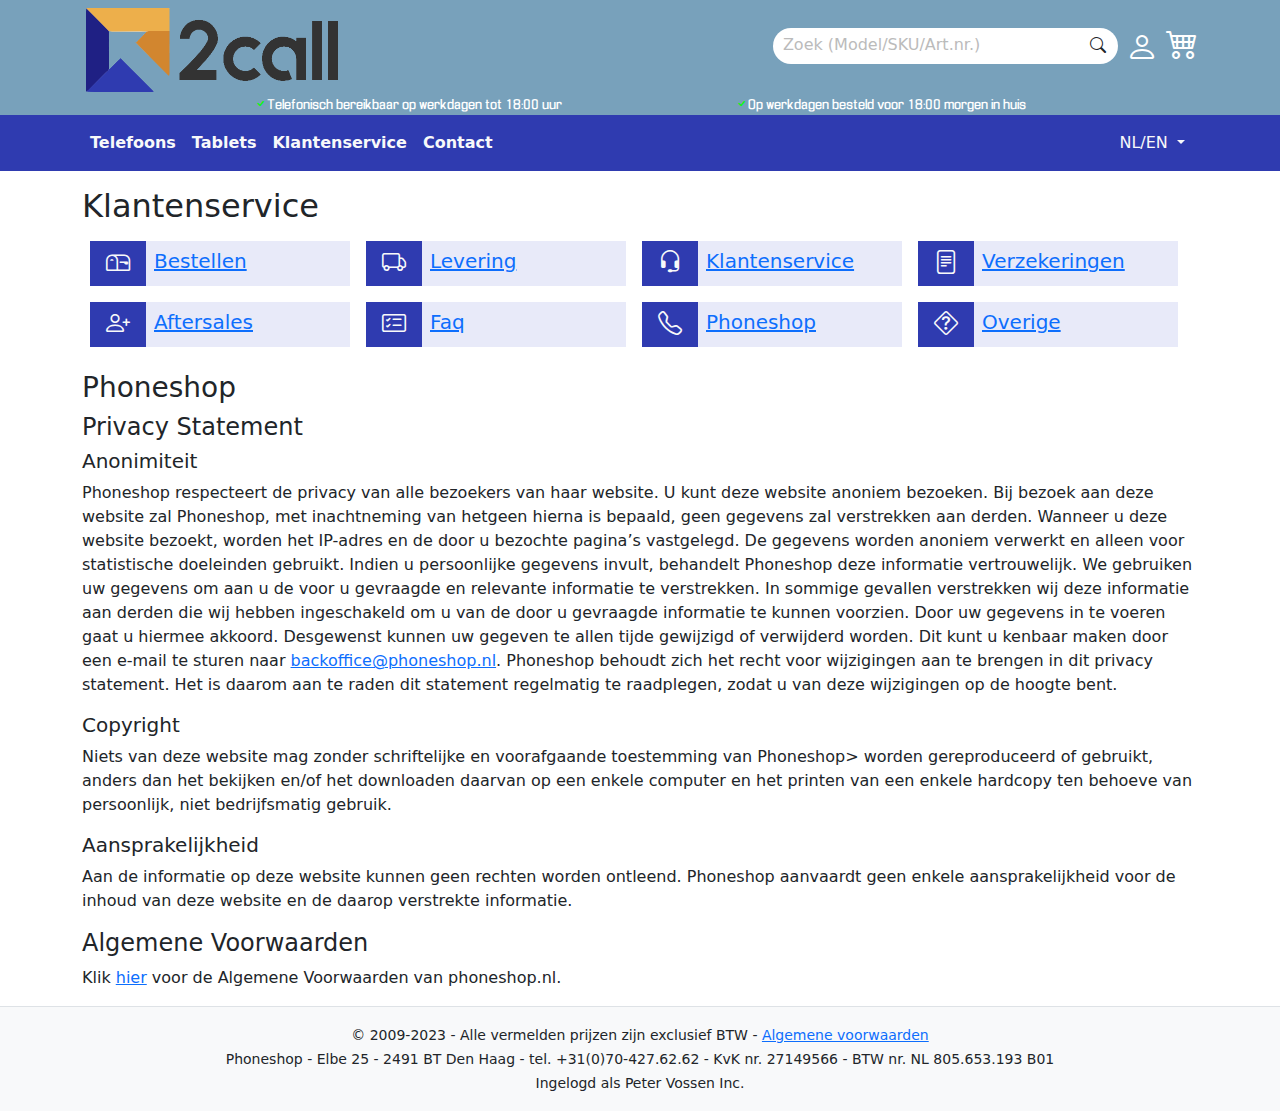
<file: ks-ps.html>
<!DOCTYPE html>
<html lang="nl">
  <head>
    <meta charset="utf-8">
    <meta name="viewport" content="width=device-width, initial-scale=1">
    <link rel="stylesheet" type="text/css" href="css/bootstrap.min.css">
    <link rel="stylesheet" type="text/css" href="css/main.css">
    <script src="js/bootstrap.bundle.min.js" defer></script>
    <script src="js/main.js" defer></script>
    <link rel="stylesheet" href="https://cdn.jsdelivr.net/npm/bootstrap-icons@1.10.5/font/bootstrap-icons.css">
    <link rel="apple-touch-icon" sizes="180x180" href="/apple-touch-icon.png">
    <link rel="icon" type="image/png" sizes="32x32" href="/favicon-32x32.png">
    <link rel="icon" type="image/png" sizes="16x16" href="/favicon-16x16.png">
    <link rel="manifest" href="/site.webmanifest">
    <title>Phoneshop</title>
  </head>
  <body>
    <header>
      
      <div class="ps-bannercolor container-fluid">
        <div class="container pb-1 d-flex align-items-center justify-content-between">
          
          <picture class="mt-2 ms-1">
            <a href="index.html"><img id="header-logo" src="images/2call-logo-banner.png" alt="Phoneshop logo"></a>
          </picture>

          <div class="d-flex align-items-center">
            <div class="bg-white my-2 px-2 rounded-pill">
              <input type="text" name="zoekVeld" id="zoekVeld" class="border-0" placeholder="Zoek (Model/SKU/Art.nr.)">
              <button class="btn border-0 px-1" type="button"><i class="bi bi-search"></i></button>
            </div>
            <div class="ms-2 d-flex flex-column flex-sm-row">
              <div class="pt-1"><a href="#" data-bs-toggle="modal" data-bs-target="#loginModal"><i class="bi bi-person text-white h2 nudge"></i></a></div>
              <div class="ms-sm-2"><a href="#" data-bs-toggle="modal" data-bs-target="#shoppingcartModal"><i class="bi bi-cart4 text-white h2"></i></a></div>
            </div>
          </div>
        </div>
      </div>

      <div class="ps-bannercolor">
        <div class="container d-flex flex-column flex-md-row justify-content-evenly">
          <p class="vinkjestekst"><i class="bi bi-check groenvinkje"></i>Telefonisch bereikbaar op werkdagen tot 18:00 uur</p>
          <p class="vinkjestekst"><i class="bi bi-check groenvinkje"></i>Op werkdagen besteld voor 18:00 morgen in huis</p>
        </div>
      </div>

      <nav class="navbar navbar-expand-lg ps-menucolor">
        <div class="container">
          <button class="navbar-toggler text-light" type="button" data-bs-toggle="collapse" data-bs-target="#navbarText" aria-controls="navbarText" aria-expanded="false" aria-label="Toggle navigation">
            <i class="bi bi-list fs-2"></i>
          </button>
          <div class="collapse navbar-collapse" id="navbarText">
            <div class="navbar-nav fw-semibold">
              <a class="nav-item nav-link text-light" aria-current="page" href="index.html">Telefoons</a>
              <a class="nav-item nav-link text-light" href="index.html">Tablets</a>
              <a class="nav-item nav-link text-light" href="ks-main.html">Klantenservice</a>
              <a class="nav-item nav-link text-light" href="contact.html">Contact</a>
            </div>
          </div>

          <div class="dropdown">
            <button class="btn dropdown-toggle text-light" type="button" data-bs-toggle="dropdown" aria-expanded="false">
              NL/EN
            </button>
            <ul class="dropdown-menu">
              <li><a class="dropdown-item" href="#">NL</a></li>
              <li><a class="dropdown-item" href="#">EN</a></li>
            </ul>
          </div>

        </div>
      </nav>
    </header>

    <main id="main-content" class="container">

      <h1 class="h2 mt-3">Klantenservice</h1>

      <div class="d-flex flex-wrap text-decoration-none">
        <a href="ks-bestel.html">
          <div class="ks-nav-box m-2 ps-light-blue d-flex">
            <i class="bi bi-mailbox ps-menucolor h4 text-light py-2 px-3 mb-0"></i>
            <p class="h5 mb-0 p-2">Bestellen</p>
          </div>
        </a>
        <a href="ks-lever.html">
          <div class="ks-nav-box m-2 ps-light-blue d-flex">
            <i class="bi bi-truck ps-menucolor h4 text-light py-2 px-3 mb-0"></i>
            <p class="h5 mb-0 p-2">Levering</p>
          </div>
        </a>
        <a href="ks-klant.html">
          <div class="ks-nav-box m-2 ps-light-blue d-flex">
            <i class="bi bi-headset ps-menucolor h4 text-light py-2 px-3 mb-0"></i>
            <p class="h5 mb-0 p-2">Klantenservice</p>
          </div>
        </a>
        <a href="ks-verz.html">
          <div class="ks-nav-box m-2 ps-light-blue d-flex">
            <i class="bi bi-file-text ps-menucolor h4 text-light py-2 px-3 mb-0"></i>
            <p class="h5 mb-0 p-2">Verzekeringen</p>
          </div>
        </a>
        <a href="ks-after.html">
          <div class="ks-nav-box m-2 ps-light-blue d-flex">
            <i class="bi bi-person-plus ps-menucolor h4 text-light py-2 px-3 mb-0"></i>
            <p class="h5 mb-0 p-2">Aftersales</p>
          </div>
        </a>
        <a href="ks-faq.html">
          <div class="ks-nav-box m-2 ps-light-blue d-flex">
            <i class="bi bi-card-checklist ps-menucolor h4 text-light py-2 px-3 mb-0"></i>
            <p class="h5 mb-0 p-2">Faq</p>
          </div>
        </a>
        <a href="ks-ps.html">
          <div class="ks-nav-box m-2 ps-light-blue d-flex">
            <i class="bi bi-telephone ps-menucolor h4 text-light py-2 px-3 mb-0"></i>
            <p class="h5 mb-0 p-2">Phoneshop</p>
          </div>
        </a>
        <a href="ks-over.html">
          <div class="ks-nav-box m-2 ps-light-blue d-flex">
            <i class="bi bi-question-diamond ps-menucolor h4 text-light py-2 px-3 mb-0"></i>
            <p class="h5 mb-0 p-2">Overige</p>
          </div>
        </a>
      </div>

      <h2 class="h3 mt-3">Phoneshop</h2>
      <h3 class="h4">Privacy Statement</h3>
      <h4 class="h5">Anonimiteit</h4>
      <p>Phoneshop respecteert de privacy van alle bezoekers van haar website. U kunt deze website anoniem bezoeken. Bij bezoek aan deze website zal Phoneshop, met inachtneming van hetgeen hierna is bepaald, geen gegevens zal verstrekken aan derden. Wanneer u deze website bezoekt, worden het IP-adres en de door u bezochte pagina&rsquo;s vastgelegd. De gegevens worden anoniem verwerkt en alleen voor statistische doeleinden gebruikt. Indien u persoonlijke gegevens invult, behandelt Phoneshop deze informatie vertrouwelijk. We gebruiken uw gegevens om aan u de voor u gevraagde en relevante informatie te verstrekken. In sommige gevallen verstrekken wij deze informatie aan derden die wij hebben ingeschakeld om u van de door u gevraagde informatie te kunnen voorzien. Door uw gegevens in te voeren gaat u hiermee akkoord. Desgewenst kunnen uw gegeven te allen tijde gewijzigd of verwijderd worden. Dit kunt u kenbaar maken door een e-mail te sturen naar <a href="mailto:backoffice@phoneshop.nl">backoffice@phoneshop.nl</a>. Phoneshop behoudt zich het recht voor wijzigingen aan te brengen in dit privacy statement. Het is daarom aan te raden dit statement regelmatig te raadplegen, zodat u van deze wijzigingen op de hoogte bent.</p>
      <h4 class="h5">Copyright</h4>
      <p>Niets van deze website mag zonder schriftelijke en voorafgaande toestemming van Phoneshop> worden gereproduceerd of gebruikt, anders dan het bekijken en/of het downloaden daarvan op een enkele computer en het printen van een enkele hardcopy ten behoeve van persoonlijk, niet bedrijfsmatig gebruik.</p>
      <h4 class="h5">Aansprakelijkheid</h4>
      <p>Aan de informatie op deze website kunnen geen rechten worden ontleend. Phoneshop aanvaardt geen enkele aansprakelijkheid voor de inhoud van deze website en de daarop verstrekte informatie.</p>
      <h3 class="h4">Algemene Voorwaarden</h3>
      <p>Klik <a href="/voorwaarden" target="_blank">hier</a> voor de Algemene Voorwaarden van phoneshop.nl.</p>

      <!-- Login Modal -->
      <div class="modal fade" id="loginModal" tabindex="-1" aria-labelledby="loginModalLabel" aria-hidden="true">
        <div class="modal-dialog modal-dialog-centered">
          <div class="modal-content">
            <div class="modal-header ps-menucolor text-white">
              <h1 class="modal-title fs-5" id="loginModalLabel">Inloggen bij Phoneshop </h1>
              <button type="button" class="btn-close" data-bs-dismiss="modal" aria-label="Close"></button>
            </div>
            <div class="modal-body">
              <div>
                <label class="order-label my-1" for="login_user">E-mailadres</label>
                <input class="order-input" type="text" id="login_user" name="login_user" placeholder="E-mailadres">
              </div>
              <div>
                <label class="order-label my-1" for="login_pass">Wachtwoord</label>
                <input class="order-input" type="password" id="login_pass" name="login_pass">
              </div>
              <a href="#" data-bs-toggle="modal" data-bs-target="#loginRecoverModal">Wachtwoord vergeten?</a>
            </div>
            <div class="modal-footer ps-light-blue">
              <button type="button" class="btn btn-primary">Inloggen</button>
            </div>
          </div>
        </div>
       </div> 

       <!-- Login Recover Modal -->
      <div class="modal fade" id="loginRecoverModal" tabindex="-1" aria-labelledby="loginRecoverModalLabel" aria-hidden="true">
        <div class="modal-dialog modal-dialog-centered">
          <div class="modal-content">
            <div class="modal-header ps-menucolor text-white">
              <h1 class="modal-title fs-5 text-white" id="loginRecoverModalLabel">Wachtwoord vergeten?</h1>
              <button type="button" class="btn-close" data-bs-dismiss="modal" aria-label="Close"></button>
            </div>
            <div class="modal-body">
              <p>Vul je e-mailadres in, dan sturen we je een e-mail waarmee je je wachtwoord opnieuw kunt instellen.</p>
              <div>
                <label class="order-label my-1" for="login_recover">E-mailadres</label>
                <input class="order-input" type="text" id="login_recover" name="login_recover" placeholder="E-mailadres">
              </div>
            </div>
            <div class="modal-footer ps-light-blue">
              <button type="button" class="btn btn-primary">Stuur e-mail</button>
            </div>
          </div>
        </div>
       </div> 

      <!-- Shoppingcart Modal -->
      <div class="modal fade" id="shoppingcartModal" tabindex="-1" aria-labelledby="shoppingcartModalLabel" aria-hidden="true">
        <div class="modal-dialog  modal-dialog-centered modal-dialog-scrollable">
          <div class="modal-content">
            <div class="modal-header ps-menucolor text-white">
              <h1 class="modal-title fs-5" id="shoppingcartModalLabel">Winkelmandje</h1>
              <button type="button" class="btn-close" data-bs-dismiss="modal" aria-label="Close"></button>
            </div>
            <div class="modal-body">
              <table class="table table-striped">
                <thead>
                  <tr>
                    <th scope="col">Product</th>
                    <th scope="col">Aantal</th>
                    <th class="text-nowrap" scope="col">Per stuk</th>
                    <th scope="col">Totaal</th>
                  </tr>
                </thead>
                <tbody class="table-group-divider">
                  <tr>
                    <th scope="row">Apple iPad Air 2022 10.9 WiFi + 5G 64GB Space Grey</th>
                    <td class="p-1"><input value="1" type="number"></td>
                    <td>&euro;99</td>
                    <td>&euro;99</td>
                  </tr>
                  <tr>
                    <th scope="row">Caterpillar CAT S42H+ Dual Sim 32GB Black</th>
                    <td class="p-1"><input value="1" type="number"></td>
                    <td>&euro;99</td>
                    <td>&euro;99</td>
                  </tr>
                  <tr>
                    <th scope="row">Fairphone 4 6/128GB Grey</th>
                    <td class="p-1"><input value="1" type="number"></td>
                    <td>&euro;99</td>
                    <td>&euro;99</td>
                  </tr>
                  <tr>
                    <th scope="row">Apple iPhone 12 Pro - 1TB</th>
                    <td class="p-1"><input value="1" type="number"></td>
                    <td>&euro;99</td>
                    <td>&euro;99</td>
                  </tr>
                  <tr>
                    <th scope="row" colspan="3" class="text-end" >Totaal excl. BTW</th>
                    <td>&euro;396</td>
                  </tr>
                </tbody>
              </table>
            </div>
            <div class="modal-footer ps-light-blue">
              <button type="button" class="btn btn-secondary" data-bs-dismiss="modal">Verder winkelen</button>
              <a class="btn btn-primary" href="order.html">Bestellen</a>
            </div>
          </div>
        </div>
      </div>

    </main>

    <footer class="bg-light p-3 border-top">
      <p class="text-center mb-0"><small>&copy; 2009-2023 - Alle vermelden prijzen zijn exclusief BTW - <a href="http://www.phoneshop.nl/voorwaarden" target="blank" >Algemene voorwaarden</a>
      <br>Phoneshop - Elbe 25 - 2491 BT Den Haag - tel. +31(0)70-427.62.62 - KvK nr. 27149566 - BTW nr. NL 805.653.193 B01<br>
      Ingelogd als Peter Vossen Inc.</small></p>
    </footer>

  </body>
</html>
</file>
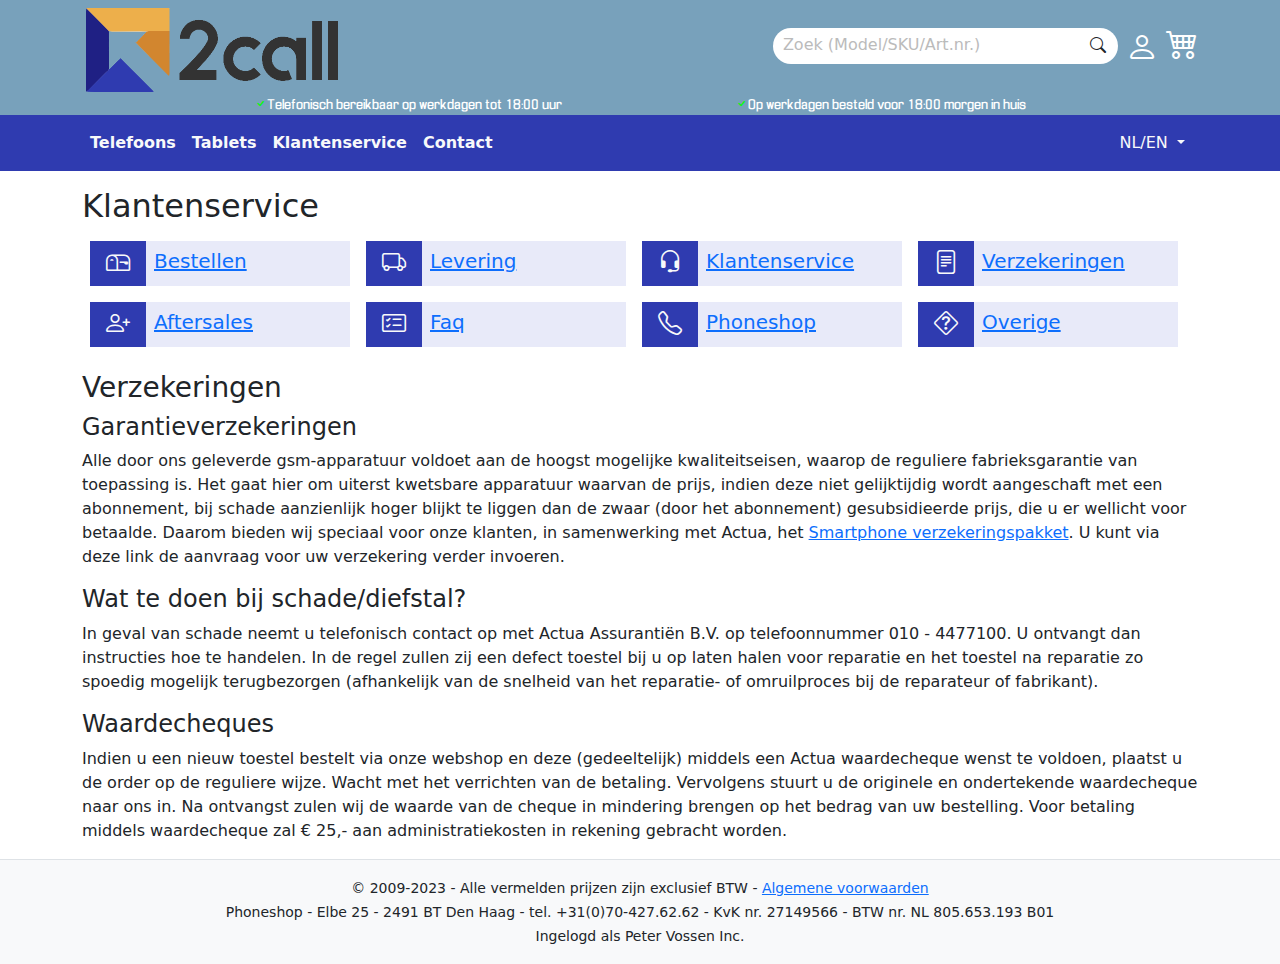
<file: ks-verz.html>
<!DOCTYPE html>
<html lang="nl">
  <head>
    <meta charset="utf-8">
    <meta name="viewport" content="width=device-width, initial-scale=1">
    <link rel="stylesheet" type="text/css" href="css/bootstrap.min.css">
    <link rel="stylesheet" type="text/css" href="css/main.css">
    <script src="js/bootstrap.bundle.min.js" defer></script>
    <script src="js/main.js" defer></script>
    <link rel="stylesheet" href="https://cdn.jsdelivr.net/npm/bootstrap-icons@1.10.5/font/bootstrap-icons.css">
    <link rel="apple-touch-icon" sizes="180x180" href="/apple-touch-icon.png">
    <link rel="icon" type="image/png" sizes="32x32" href="/favicon-32x32.png">
    <link rel="icon" type="image/png" sizes="16x16" href="/favicon-16x16.png">
    <link rel="manifest" href="/site.webmanifest">
    <title>Phoneshop</title>
  </head>
  <body>
    <header>
      
      <div class="ps-bannercolor container-fluid">
        <div class="container pb-1 d-flex align-items-center justify-content-between">
          
          <picture class="mt-2 ms-1">
            <a href="index.html"><img id="header-logo" src="images/2call-logo-banner.png" alt="Phoneshop logo"></a>
          </picture>

          <div class="d-flex align-items-center">
            <div class="bg-white my-2 px-2 rounded-pill">
              <input type="text" name="zoekVeld" id="zoekVeld" class="border-0" placeholder="Zoek (Model/SKU/Art.nr.)">
              <button class="btn border-0 px-1" type="button"><i class="bi bi-search"></i></button>
            </div>
            <div class="ms-2 d-flex flex-column flex-sm-row">
              <div class="pt-1"><a href="#" data-bs-toggle="modal" data-bs-target="#loginModal"><i class="bi bi-person text-white h2 nudge"></i></a></div>
              <div class="ms-sm-2"><a href="#" data-bs-toggle="modal" data-bs-target="#shoppingcartModal"><i class="bi bi-cart4 text-white h2"></i></a></div>
            </div>
          </div>
        </div>
      </div>

      <div class="ps-bannercolor">
        <div class="container d-flex flex-column flex-md-row justify-content-evenly">
          <p class="vinkjestekst"><i class="bi bi-check groenvinkje"></i>Telefonisch bereikbaar op werkdagen tot 18:00 uur</p>
          <p class="vinkjestekst"><i class="bi bi-check groenvinkje"></i>Op werkdagen besteld voor 18:00 morgen in huis</p>
        </div>
      </div>

      <nav class="navbar navbar-expand-lg ps-menucolor">
        <div class="container">
          <button class="navbar-toggler text-light" type="button" data-bs-toggle="collapse" data-bs-target="#navbarText" aria-controls="navbarText" aria-expanded="false" aria-label="Toggle navigation">
            <i class="bi bi-list fs-2"></i>
          </button>
          <div class="collapse navbar-collapse" id="navbarText">
            <div class="navbar-nav fw-semibold">
              <a class="nav-item nav-link text-light" aria-current="page" href="index.html">Telefoons</a>
              <a class="nav-item nav-link text-light" href="index.html">Tablets</a>
              <a class="nav-item nav-link text-light" href="ks-main.html">Klantenservice</a>
              <a class="nav-item nav-link text-light" href="contact.html">Contact</a>
            </div>
          </div>

          <div class="dropdown">
            <button class="btn dropdown-toggle text-light" type="button" data-bs-toggle="dropdown" aria-expanded="false">
              NL/EN
            </button>
            <ul class="dropdown-menu">
              <li><a class="dropdown-item" href="#">NL</a></li>
              <li><a class="dropdown-item" href="#">EN</a></li>
            </ul>
          </div>

        </div>
      </nav>
    </header>

    <main id="main-content" class="container">

      <h1 class="h2 mt-3">Klantenservice</h1>

      <div class="d-flex flex-wrap text-decoration-none">
        <a href="ks-bestel.html">
          <div class="ks-nav-box m-2 ps-light-blue d-flex">
            <i class="bi bi-mailbox ps-menucolor h4 text-light py-2 px-3 mb-0"></i>
            <p class="h5 mb-0 p-2">Bestellen</p>
          </div>
        </a>
        <a href="ks-lever.html">
          <div class="ks-nav-box m-2 ps-light-blue d-flex">
            <i class="bi bi-truck ps-menucolor h4 text-light py-2 px-3 mb-0"></i>
            <p class="h5 mb-0 p-2">Levering</p>
          </div>
        </a>
        <a href="ks-klant.html">
          <div class="ks-nav-box m-2 ps-light-blue d-flex">
            <i class="bi bi-headset ps-menucolor h4 text-light py-2 px-3 mb-0"></i>
            <p class="h5 mb-0 p-2">Klantenservice</p>
          </div>
        </a>
        <a href="ks-verz.html">
          <div class="ks-nav-box m-2 ps-light-blue d-flex">
            <i class="bi bi-file-text ps-menucolor h4 text-light py-2 px-3 mb-0"></i>
            <p class="h5 mb-0 p-2">Verzekeringen</p>
          </div>
        </a>
        <a href="ks-after.html">
          <div class="ks-nav-box m-2 ps-light-blue d-flex">
            <i class="bi bi-person-plus ps-menucolor h4 text-light py-2 px-3 mb-0"></i>
            <p class="h5 mb-0 p-2">Aftersales</p>
          </div>
        </a>
        <a href="ks-faq.html">
          <div class="ks-nav-box m-2 ps-light-blue d-flex">
            <i class="bi bi-card-checklist ps-menucolor h4 text-light py-2 px-3 mb-0"></i>
            <p class="h5 mb-0 p-2">Faq</p>
          </div>
        </a>
        <a href="ks-ps.html">
          <div class="ks-nav-box m-2 ps-light-blue d-flex">
            <i class="bi bi-telephone ps-menucolor h4 text-light py-2 px-3 mb-0"></i>
            <p class="h5 mb-0 p-2">Phoneshop</p>
          </div>
        </a>
        <a href="ks-over.html">
          <div class="ks-nav-box m-2 ps-light-blue d-flex">
            <i class="bi bi-question-diamond ps-menucolor h4 text-light py-2 px-3 mb-0"></i>
            <p class="h5 mb-0 p-2">Overige</p>
          </div>
        </a>
      </div>

      <h2 class="h3 mt-3">Verzekeringen</h2>
      <h3 class="h4">Garantieverzekeringen</h3>
      <p>Alle door ons geleverde gsm-apparatuur voldoet aan de hoogst mogelijke kwaliteitseisen, waarop de reguliere fabrieksgarantie van toepassing is. Het gaat hier om uiterst kwetsbare apparatuur waarvan de prijs, indien deze niet gelijktijdig wordt aangeschaft met een abonnement, bij schade aanzienlijk hoger blijkt te liggen dan de zwaar (door het abonnement) gesubsidieerde prijs, die u er wellicht voor betaalde. Daarom bieden wij speciaal voor onze klanten, in samenwerking met Actua, het <a href="https://www.actua.nl/productverzekering-afsluiten/" target="_blank">Smartphone verzekeringspakket</a>. U kunt via deze link de aanvraag voor uw verzekering verder invoeren.</p>
      <h3 class="h4">Wat te doen bij schade/diefstal?</h3>
      <p>In geval van schade neemt u telefonisch contact op met Actua Assuranti&euml;n B.V. op telefoonnummer 010 - 4477100. U ontvangt dan instructies hoe te handelen. In de regel zullen zij een defect toestel bij u op laten halen voor reparatie en het toestel na reparatie zo spoedig mogelijk terugbezorgen (afhankelijk van de snelheid van het reparatie- of omruilproces bij de reparateur of fabrikant).</p>
      <h3 class="h4">Waardecheques</h3>
      <p>Indien u een nieuw toestel bestelt via onze webshop en deze (gedeeltelijk) middels een Actua waardecheque wenst te voldoen, plaatst u de order op de reguliere wijze. Wacht met het verrichten van de betaling. Vervolgens stuurt u de originele en ondertekende waardecheque naar ons in. Na ontvangst zulen wij de waarde van de cheque in mindering brengen op het bedrag van uw bestelling. Voor betaling middels waardecheque zal &euro; 25,- aan administratiekosten in rekening gebracht worden.</p>

      <!-- Login Modal -->
      <div class="modal fade" id="loginModal" tabindex="-1" aria-labelledby="loginModalLabel" aria-hidden="true">
        <div class="modal-dialog modal-dialog-centered">
          <div class="modal-content">
            <div class="modal-header ps-menucolor text-white">
              <h1 class="modal-title fs-5" id="loginModalLabel">Inloggen bij Phoneshop </h1>
              <button type="button" class="btn-close" data-bs-dismiss="modal" aria-label="Close"></button>
            </div>
            <div class="modal-body">
              <div>
                <label class="order-label my-1" for="login_user">E-mailadres</label>
                <input class="order-input" type="text" id="login_user" name="login_user" placeholder="E-mailadres">
              </div>
              <div>
                <label class="order-label my-1" for="login_pass">Wachtwoord</label>
                <input class="order-input" type="password" id="login_pass" name="login_pass">
              </div>
              <a href="#" data-bs-toggle="modal" data-bs-target="#loginRecoverModal">Wachtwoord vergeten?</a>
            </div>
            <div class="modal-footer ps-light-blue">
              <button type="button" class="btn btn-primary">Inloggen</button>
            </div>
          </div>
        </div>
       </div> 

       <!-- Login Recover Modal -->
      <div class="modal fade" id="loginRecoverModal" tabindex="-1" aria-labelledby="loginRecoverModalLabel" aria-hidden="true">
        <div class="modal-dialog modal-dialog-centered">
          <div class="modal-content">
            <div class="modal-header ps-menucolor text-white">
              <h1 class="modal-title fs-5 text-white" id="loginRecoverModalLabel">Wachtwoord vergeten?</h1>
              <button type="button" class="btn-close" data-bs-dismiss="modal" aria-label="Close"></button>
            </div>
            <div class="modal-body">
              <p>Vul je e-mailadres in, dan sturen we je een e-mail waarmee je je wachtwoord opnieuw kunt instellen.</p>
              <div>
                <label class="order-label my-1" for="login_recover">E-mailadres</label>
                <input class="order-input" type="text" id="login_recover" name="login_recover" placeholder="E-mailadres">
              </div>
            </div>
            <div class="modal-footer ps-light-blue">
              <button type="button" class="btn btn-primary">Stuur e-mail</button>
            </div>
          </div>
        </div>
       </div> 

      <!-- Shoppingcart Modal -->
      <div class="modal fade" id="shoppingcartModal" tabindex="-1" aria-labelledby="shoppingcartModalLabel" aria-hidden="true">
        <div class="modal-dialog  modal-dialog-centered modal-dialog-scrollable">
          <div class="modal-content">
            <div class="modal-header ps-menucolor text-white">
              <h1 class="modal-title fs-5" id="shoppingcartModalLabel">Winkelmandje</h1>
              <button type="button" class="btn-close" data-bs-dismiss="modal" aria-label="Close"></button>
            </div>
            <div class="modal-body">
              <table class="table table-striped">
                <thead>
                  <tr>
                    <th scope="col">Product</th>
                    <th scope="col">Aantal</th>
                    <th class="text-nowrap" scope="col">Per stuk</th>
                    <th scope="col">Totaal</th>
                  </tr>
                </thead>
                <tbody class="table-group-divider">
                  <tr>
                    <th scope="row">Apple iPad Air 2022 10.9 WiFi + 5G 64GB Space Grey</th>
                    <td class="p-1"><input value="1" type="number"></td>
                    <td>&euro;99</td>
                    <td>&euro;99</td>
                  </tr>
                  <tr>
                    <th scope="row">Caterpillar CAT S42H+ Dual Sim 32GB Black</th>
                    <td class="p-1"><input value="1" type="number"></td>
                    <td>&euro;99</td>
                    <td>&euro;99</td>
                  </tr>
                  <tr>
                    <th scope="row">Fairphone 4 6/128GB Grey</th>
                    <td class="p-1"><input value="1" type="number"></td>
                    <td>&euro;99</td>
                    <td>&euro;99</td>
                  </tr>
                  <tr>
                    <th scope="row">Apple iPhone 12 Pro - 1TB</th>
                    <td class="p-1"><input value="1" type="number"></td>
                    <td>&euro;99</td>
                    <td>&euro;99</td>
                  </tr>
                  <tr>
                    <th scope="row" colspan="3" class="text-end" >Totaal excl. BTW</th>
                    <td>&euro;396</td>
                  </tr>
                </tbody>
              </table>
            </div>
            <div class="modal-footer ps-light-blue">
              <button type="button" class="btn btn-secondary" data-bs-dismiss="modal">Verder winkelen</button>
              <a class="btn btn-primary" href="order.html">Bestellen</a>
            </div>
          </div>
        </div>
      </div>

    </main>

    <footer class="bg-light p-3 border-top">
      <p class="text-center mb-0"><small>&copy; 2009-2023 - Alle vermelden prijzen zijn exclusief BTW - <a href="http://www.phoneshop.nl/voorwaarden" target="blank" >Algemene voorwaarden</a>
      <br>Phoneshop - Elbe 25 - 2491 BT Den Haag - tel. +31(0)70-427.62.62 - KvK nr. 27149566 - BTW nr. NL 805.653.193 B01<br>
      Ingelogd als Peter Vossen Inc.</small></p>
    </footer>

  </body>
</html>
</file>
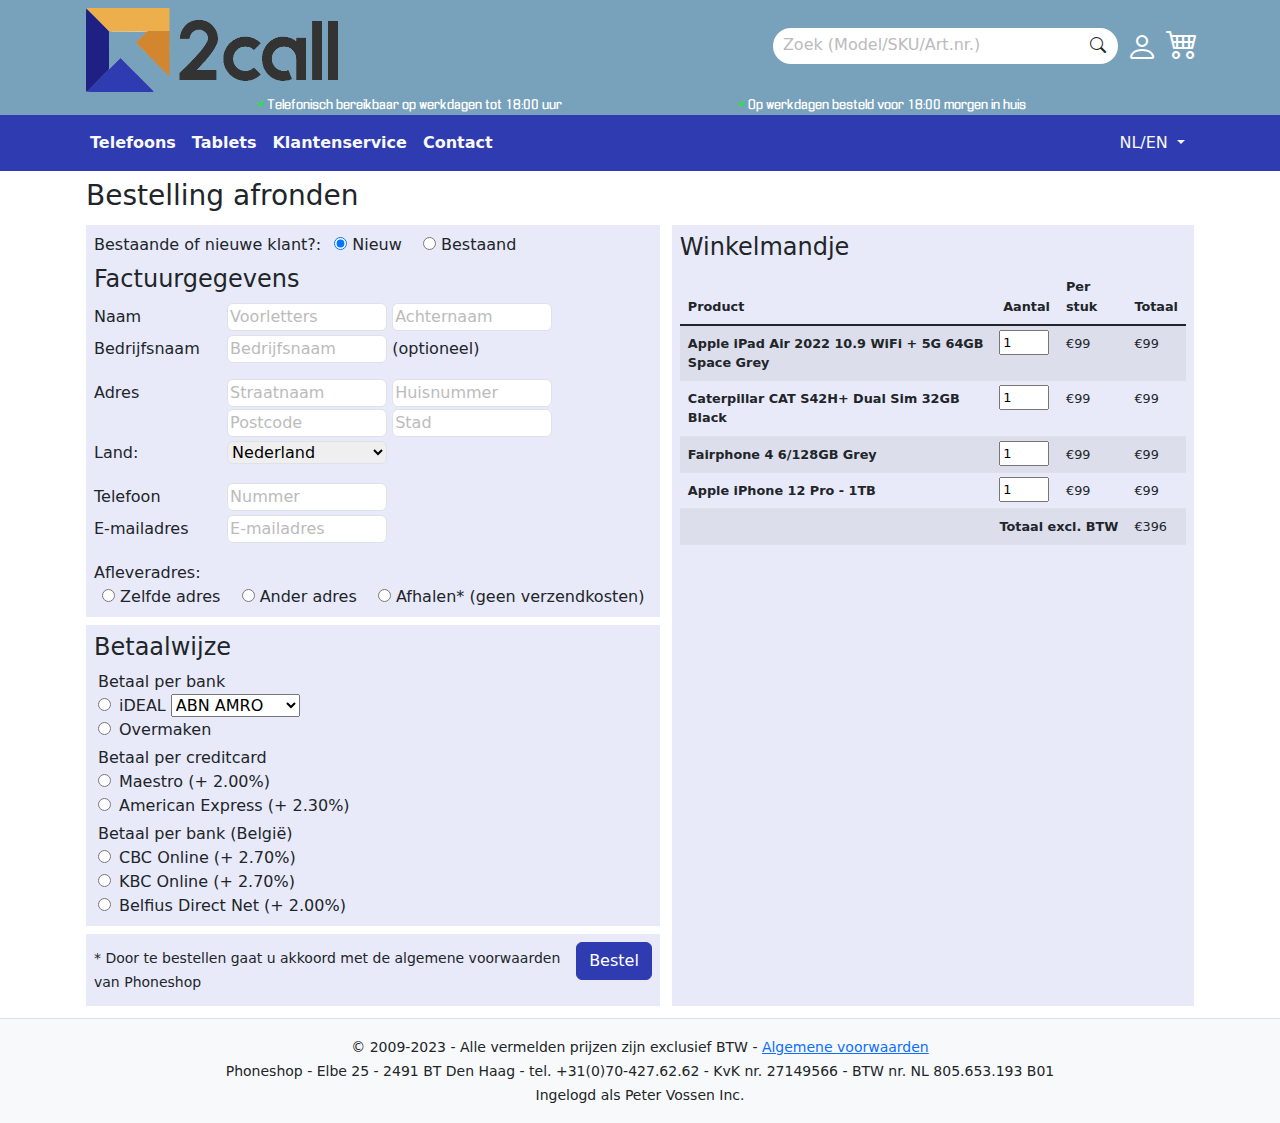
<file: order.html>
<!DOCTYPE html>
<html lang="nl">
  <head>
    <meta charset="utf-8">
    <meta name="viewport" content="width=device-width, initial-scale=1">
    <link rel="stylesheet" type="text/css" href="css/bootstrap.min.css">
    <link rel="stylesheet" type="text/css" href="css/main.css">
    <script src="js/bootstrap.bundle.min.js" defer></script>
    <script src="js/main.js" defer></script>
    <link rel="stylesheet" href="https://cdn.jsdelivr.net/npm/bootstrap-icons@1.10.5/font/bootstrap-icons.css">
    <link rel="apple-touch-icon" sizes="180x180" href="/apple-touch-icon.png">
    <link rel="icon" type="image/png" sizes="32x32" href="/favicon-32x32.png">
    <link rel="icon" type="image/png" sizes="16x16" href="/favicon-16x16.png">
    <link rel="manifest" href="/site.webmanifest">
    <title>Phoneshop</title>
  </head>
  <body>
    <header>
      
      <div class="ps-bannercolor container-fluid">
        <div class="container pb-1 d-flex align-items-center justify-content-between">
          
          <picture class="mt-2 ms-1">
            <a href="index.html"><img id="header-logo" src="images/2call-logo-banner.png" alt="Phoneshop logo"></a>
          </picture>

          <div class="d-flex align-items-center">
            <div class="bg-white my-2 px-2 rounded-pill">
              <input type="text" name="zoekVeld" id="zoekVeld" class="border-0" placeholder="Zoek (Model/SKU/Art.nr.)">
              <button class="btn border-0 px-1" type="button"><i class="bi bi-search"></i></button>
            </div>
            <div class="ms-2 d-flex flex-column flex-sm-row">
              <div class="pt-1"><a href="#" data-bs-toggle="modal" data-bs-target="#loginModal"><i class="bi bi-person text-white h2 nudge"></i></a></div>
              <div class="ms-sm-2"><a href="#" data-bs-toggle="modal" data-bs-target="#shoppingcartModal"><i class="bi bi-cart4 text-white h2"></i></a></div>
            </div>
          </div>
        </div>
      </div>

      <div class="ps-bannercolor">
        <div class="container d-flex flex-column flex-md-row justify-content-evenly">
          <p class="vinkjestekst"><i class="bi bi-check groenvinkje"></i>Telefonisch bereikbaar op werkdagen tot 18:00 uur</p>
          <p class="vinkjestekst"><i class="bi bi-check groenvinkje"></i>Op werkdagen besteld voor 18:00 morgen in huis</p>
        </div>
      </div>

      <nav class="navbar navbar-expand-lg ps-menucolor">
        <div class="container">
          <button class="navbar-toggler text-light" type="button" data-bs-toggle="collapse" data-bs-target="#navbarText" aria-controls="navbarText" aria-expanded="false" aria-label="Toggle navigation">
            <i class="bi bi-list fs-2"></i>
          </button>
          <div class="collapse navbar-collapse" id="navbarText">
            <div class="navbar-nav fw-semibold">
              <a class="nav-item nav-link text-light" aria-current="page" href="index.html">Telefoons</a>
              <a class="nav-item nav-link text-light" href="index.html">Tablets</a>
              <a class="nav-item nav-link text-light" href="ks-main.html">Klantenservice</a>
              <a class="nav-item nav-link text-light" href="contact.html">Contact</a>
            </div>
          </div>

          <div class="dropdown">
            <button class="btn dropdown-toggle text-light" type="button" data-bs-toggle="dropdown" aria-expanded="false">
              NL/EN
            </button>
            <ul class="dropdown-menu">
              <li><a class="dropdown-item" href="#">NL</a></li>
              <li><a class="dropdown-item" href="#">EN</a></li>
            </ul>
          </div>

        </div>
      </nav>
    </header>

    <main class="container mb-2">

      <h1 class="h3 mt-2 ps-1">Bestelling afronden</h1>

      <div class="d-flex flex-column flex-xl-row-reverse">
        <div id="shopping-basket" class="flex-grow-1 ps-light-blue m-1 p-2">
          <h2 class="h4">Winkelmandje</h2>

          <table class="table table-striped">
            <thead>
              <tr>
                <th scope="col">Product</th>
                <th scope="col">Aantal</th>
                <th scope="col">Per stuk</th>
                <th scope="col">Totaal</th>
              </tr>
            </thead>
            <tbody class="table-group-divider">
              <tr>
                <th scope="row">Apple iPad Air 2022 10.9 WiFi + 5G 64GB Space Grey</th>
                <td class="p-1"><input value="1" type="number"></td>
                <td>&euro;99</td>
                <td>&euro;99</td>
              </tr>
              <tr>
                <th scope="row">Caterpillar CAT S42H+ Dual Sim 32GB Black</th>
                <td class="p-1"><input value="1" type="number"></td>
                <td>&euro;99</td>
                <td>&euro;99</td>
              </tr>
              <tr>
                <th scope="row">Fairphone 4 6/128GB Grey</th>
                <td class="p-1"><input value="1" type="number"></td>
                <td>&euro;99</td>
                <td>&euro;99</td>
              </tr>
              <tr>
                <th scope="row">Apple iPhone 12 Pro - 1TB</th>
                <td class="p-1"><input value="1" type="number"></td>
                <td>&euro;99</td>
                <td>&euro;99</td>
              </tr>
              <tr>
                <th scope="row" colspan="3" class="text-end" >Totaal excl. BTW</th>
                <td>&euro;396</td>
              </tr>
            </tbody>
          </table>
          
        </div>

        <div class="flex-grow-1 pe-1">
          
          <form action="/action_page.php">
            
            <div class="m-1 p-2 ps-light-blue">
              <div class="mb-2">
                  <span>Bestaande of nieuwe klant?: </span>
                  <input class="ms-2" type="radio" id="nieuweklant" name="klant" value="nieuwe klant" checked>
                  <label class="me-3" for="nieuweklant">Nieuw</label>
                  <input type="radio" id="bestaandeklant" name="klant" value="bestaande klant" data-bs-toggle="modal" data-bs-target="#loginModal">
                  <label for="bestaandeklant">Bestaand</label>
              </div>                                     
              <h2 class="h4">Factuurgegevens</h2>
              <div>
                <label class="order-label my-1" for="fvoorletter">Naam</label>
                <input class="order-input" type="text" id="fvoorletter" name="fvoorletter" placeholder="Voorletters">
                <input class="order-input" type="text" id="fachternaam" name="fachternaam" placeholder="Achternaam">
              </div>
              <div>
                <label class="order-label my-1" for="fbedrijf">Bedrijfsnaam</label>
                <input class="order-input" type="text" id="fbedrijf" name="fbedrijf" placeholder="Bedrijfsnaam">
                <span class="fw-light">(optioneel)</span>
              </div>
              <div>
                <label class="order-label mt-3 mb-1" for="fstraat">Adres</label>
                <input class="order-input" type="text" id="fstraat" name="fstraat" placeholder="Straatnaam">
                <input class="order-input" type="text" id="fhuisnummer" name="fhuisnummer" placeholder="Huisnummer">
              </div>
              <div>
                <label class="order-label my-1" for="fpostcode"></label>
                <input class="order-input" type="text" id="fpostcode" name="fpostcode" placeholder="Postcode">
                <input class="order-input" type="text" id="fstad" name="fstad" placeholder="Stad">
              </div>
              <div>
                <label class="order-label my-1" for="fland">Land:</label>
                <select class="order-input" id="fland" name="fland">
                  <option id="landNl" value="Nederland">Nederland</option>
                  <option id="landBe" value="Belgie">België</option>
                </select>
              </div>
              <div>
                <label class="order-label mt-3 mb-1" for="ftelefoon">Telefoon</label>
                <input class="order-input" type="text" id="ftelefoon" name="ftelefoon" placeholder="Nummer">
              </div>
              <div>
                <label class="order-label my-1" for="fmail">E-mailadres</label>
                <input class="order-input" type="text" id="fmail" name="fmail" placeholder="E-mailadres">
              </div>
              <div id="btwIdBox" class="collapse">
                <label class="order-label my-1" for="fbtwid">BTW ID</label>
                <input class="order-input" type="text" id="fbtwid" name="fbtwid" placeholder="BTW ID">
              </div>
              <div class="mt-3">
                  <div class="d-flex flex-wrap">
                    <span>Afleveradres: </span>
                    <div>
                      <input class="ms-2" type="radio" id="bezorgzelf" name="bezorg" value="bezorg zelfde">
                      <label class="me-3" for="bezorgzelf">Zelfde adres</label>
                      <input type="radio" id="bezorganders" name="bezorg" value="bezorg anders">
                      <label class="me-3" for="bezorganders">Ander adres</label>
                      <input type="radio" id="bezorgafhaal" name="bezorg" value="bezorg afhalen">
                      <label for="bezorgafhaal">Afhalen* (geen verzendkosten)</label>                      
                    </div>
                  </div>
              </div>
            </div>
            
            <div class="mx-1 mt-2 p-2 ps-light-blue collapse" id="collapseBezorg">
              <h2 class="h4">Bezorgadres</h2>
              <div>
                <label class="order-label my-1" for="fbvoorletter">Naam</label>
                <input class="order-input" type="text" id="fbvoorletter" name="fbvoorletter" placeholder="Voorletters">
                <input class="order-input" type="text" id="fbachternaam" name="fbachternaam" placeholder="Achternaam">
              </div>
              <div>
                <label class="order-label my-1" for="fbbedrijf">Bedrijfsnaam</label>
                <input class="order-input" type="text" id="fbbedrijf" name="fbbedrijf" placeholder="Bedrijfsnaam">
                <span class="fw-light">(optioneel)</span>
              </div>
              <div>
                <label class="order-label mt-3 mb-1" for="fbstraat">Adres</label>
                <input class="order-input" type="text" id="fbstraat" name="fbstraat" placeholder="Straatnaam">
                <input class="order-input" type="text" id="fbhuisnummer" name="fbhuisnummer" placeholder="Huisnummer">
              </div>
              <div>
                <label class="order-label my-1" for="fbpostcode"></label>
                <input class="order-input" type="text" id="fbpostcode" name="fbpostcode" placeholder="Postcode">
                <input class="order-input" type="text" id="fbstad" name="fbstad" placeholder="Stad">
              </div>
              <div>
                <label class="order-label my-1" for="fbland">Land:</label>
                <select class="order-input" id="fbland" name="fbland">
                  <option value="Nederland">Nederland</option>
                  <option value="Belgie">België</option>
                </select>
              </div>
            </div>

            <div class="mx-1 mt-2 p-2 ps-light-blue">
              <h2 class="h4">Betaalwijze</h2>
              <div class="ps-1">
                <p class="mb-0 fw-medium">Betaal per bank</p>
                <input class="me-2" type="radio" id="ideal" value="ideal" name="betaalwijze"><label for="ideal">iDEAL</label>
                  <select name="ideal_bank" id="ideal_bank">
                    <option value="ABNANL2A">ABN AMRO</option>
                    <option value="ASNBNL21">ASN Bank</option>
                    <option value="BUNQNL2A">bunq</option>
                    <option value="INGBNL2A">ING</option>
                    <option value="KNABNL2H">Knab</option>
                    <option value="RABONL2U">Rabobank</option>
                    <option value="RBRBNL21">Regiobank</option>
                    <option value="REVOLT21">Revolut</option>
                    <option value="SNSBNL2A">SNS Bank</option>
                    <option value="TRIONL2U">Triodos</option>
                    <option value="FVLBNL22">Van Lanschot</option>
                    <option value="BITSNL2A">Yoursafe</option>
                  </select><br>
                <input class="me-2" type="radio" id="overmaken" value="overmaken" name="betaalwijze"><label for="overmaken">Overmaken</label><br>
                <p class="mb-0 mt-1 fw-medium">Betaal per creditcard</p>
                <input class="me-2" type="radio" id="maestro" value="maestro" name="betaalwijze"><label for="maestro">Maestro (+ 2.00%)</label><br>
                <input class="me-2" type="radio" id="americanexpress" value="americanexpress" name="betaalwijze"><label for="americanexpress">American Express (+ 2.30%)</label><br>
                <p class="mb-0 mt-1 fw-medium"> Betaal per bank (België)</p>
                <input class="me-2" type="radio" id="becbc" value="becbc" name="betaalwijze"><label for="becbc">CBC Online (+ 2.70%)</label><br>
                <input class="me-2" type="radio" id="bekbc" value="bekbc" name="betaalwijze"><label for="bekbc">KBC Online (+ 2.70%)</label><br>
                <input class="me-2" type="radio" id="bebelfius" value="bebelfius" name="betaalwijze"><label for="bebelfius">Belfius Direct Net (+ 2.00%)</label><br>
                <div id="contantOptie" class="collapse">
                  <p class="mb-0 mt-1 fw-medium"> Contant</p>
                  <input class="me-2" type="radio" id="contant" value="contant" name="betaalwijze"><label for="contant">Contant bij afhalen</label><br>
                </div>
              </div>
            </div>


            <div class="d-flex justify-content-between mx-1 mt-2 mb-1 p-2 ps-light-blue">
              <p class="my-1">
                <small>* Door te bestellen gaat u akkoord met de algemene voorwaarden van Phoneshop</small>
              </p>
              <button type="button" class="btn btn-primary d-block align-self-start ms-2" title="Afzender" >Bestel</button>    
            </div>
            
          </form>

        </div>
      </div>

    <!-- Login Modal -->
    <div class="modal fade" id="loginModal" tabindex="-1" aria-labelledby="loginModalLabel" aria-hidden="true">
      <div class="modal-dialog modal-dialog-centered">
        <div class="modal-content">
          <div class="modal-header ps-menucolor text-white">
            <h1 class="modal-title fs-5" id="loginModalLabel">Inloggen bij Phoneshop </h1>
            <button type="button" class="btn-close" data-bs-dismiss="modal" aria-label="Close"></button>
          </div>
          <div class="modal-body">
            <div>
              <label class="order-label my-1" for="login_user">E-mailadres</label>
              <input class="order-input" type="text" id="login_user" name="login_user" placeholder="E-mailadres">
            </div>
            <div>
              <label class="order-label my-1" for="login_pass">Wachtwoord</label>
              <input class="order-input" type="password" id="login_pass" name="login_pass">
            </div>
            <a href="#" data-bs-toggle="modal" data-bs-target="#loginRecoverModal">Wachtwoord vergeten?</a>
          </div>
          <div class="modal-footer ps-light-blue">
            <button type="button" class="btn btn-primary">Inloggen</button>
          </div>
        </div>
      </div>
     </div> 

     <!-- Login Recover Modal -->
    <div class="modal fade" id="loginRecoverModal" tabindex="-1" aria-labelledby="loginRecoverModalLabel" aria-hidden="true">
      <div class="modal-dialog modal-dialog-centered">
        <div class="modal-content">
          <div class="modal-header ps-menucolor text-white">
            <h1 class="modal-title fs-5 text-white" id="loginRecoverModalLabel">Wachtwoord vergeten?</h1>
            <button type="button" class="btn-close" data-bs-dismiss="modal" aria-label="Close"></button>
          </div>
          <div class="modal-body">
            <p>Vul je e-mailadres in, dan sturen we je een e-mail waarmee je je wachtwoord opnieuw kunt instellen.</p>
            <div>
              <label class="order-label my-1" for="login_recover">E-mailadres</label>
              <input class="order-input" type="text" id="login_recover" name="login_recover" placeholder="E-mailadres">
            </div>
          </div>
          <div class="modal-footer ps-light-blue">
            <button type="button" class="btn btn-primary">Stuur e-mail</button>
          </div>
        </div>
      </div>
     </div> 

      <!-- Shoppingcart Modal -->
      <div class="modal fade" id="shoppingcartModal" tabindex="-1" aria-labelledby="shoppingcartModalLabel" aria-hidden="true">
        <div class="modal-dialog  modal-dialog-centered modal-dialog-scrollable">
          <div class="modal-content">
            <div class="modal-header ps-menucolor text-white">
              <h1 class="modal-title fs-5" id="shoppingcartModalLabel">Winkelmandje</h1>
              <button type="button" class="btn-close" data-bs-dismiss="modal" aria-label="Close"></button>
            </div>
            <div class="modal-body">
              <table class="table table-striped">
                <thead>
                  <tr>
                    <th scope="col">Product</th>
                    <th scope="col">Aantal</th>
                    <th class="text-nowrap" scope="col">Per stuk</th>
                    <th scope="col">Totaal</th>
                  </tr>
                </thead>
                <tbody class="table-group-divider">
                  <tr>
                    <th scope="row">Apple iPad Air 2022 10.9 WiFi + 5G 64GB Space Grey</th>
                    <td class="p-1"><input value="1" type="number"></td>
                    <td>&euro;99</td>
                    <td>&euro;99</td>
                  </tr>
                  <tr>
                    <th scope="row">Caterpillar CAT S42H+ Dual Sim 32GB Black</th>
                    <td class="p-1"><input value="1" type="number"></td>
                    <td>&euro;99</td>
                    <td>&euro;99</td>
                  </tr>
                  <tr>
                    <th scope="row">Fairphone 4 6/128GB Grey</th>
                    <td class="p-1"><input value="1" type="number"></td>
                    <td>&euro;99</td>
                    <td>&euro;99</td>
                  </tr>
                  <tr>
                    <th scope="row">Apple iPhone 12 Pro - 1TB</th>
                    <td class="p-1"><input value="1" type="number"></td>
                    <td>&euro;99</td>
                    <td>&euro;99</td>
                  </tr>
                  <tr>
                    <th scope="row" colspan="3" class="text-end" >Totaal excl. BTW</th>
                    <td>&euro;396</td>
                  </tr>
                </tbody>
              </table>
            </div>
            <div class="modal-footer ps-light-blue">
              <button type="button" class="btn btn-secondary" data-bs-dismiss="modal">Verder winkelen</button>
              <a class="btn btn-primary" href="order.html">Bestellen</a>
            </div>
          </div>
        </div>
      </div>

    </main>

    <footer class="bg-light p-3 border-top">
      <p class="text-center mb-0"><small>&copy; 2009-2023 - Alle vermelden prijzen zijn exclusief BTW - <a href="http://www.phoneshop.nl/voorwaarden" target="blank" >Algemene voorwaarden</a>
      <br>Phoneshop - Elbe 25 - 2491 BT Den Haag - tel. +31(0)70-427.62.62 - KvK nr. 27149566 - BTW nr. NL 805.653.193 B01<br>
      Ingelogd als Peter Vossen Inc.</small></p>
    </footer>

  </body>
</html>
</file>
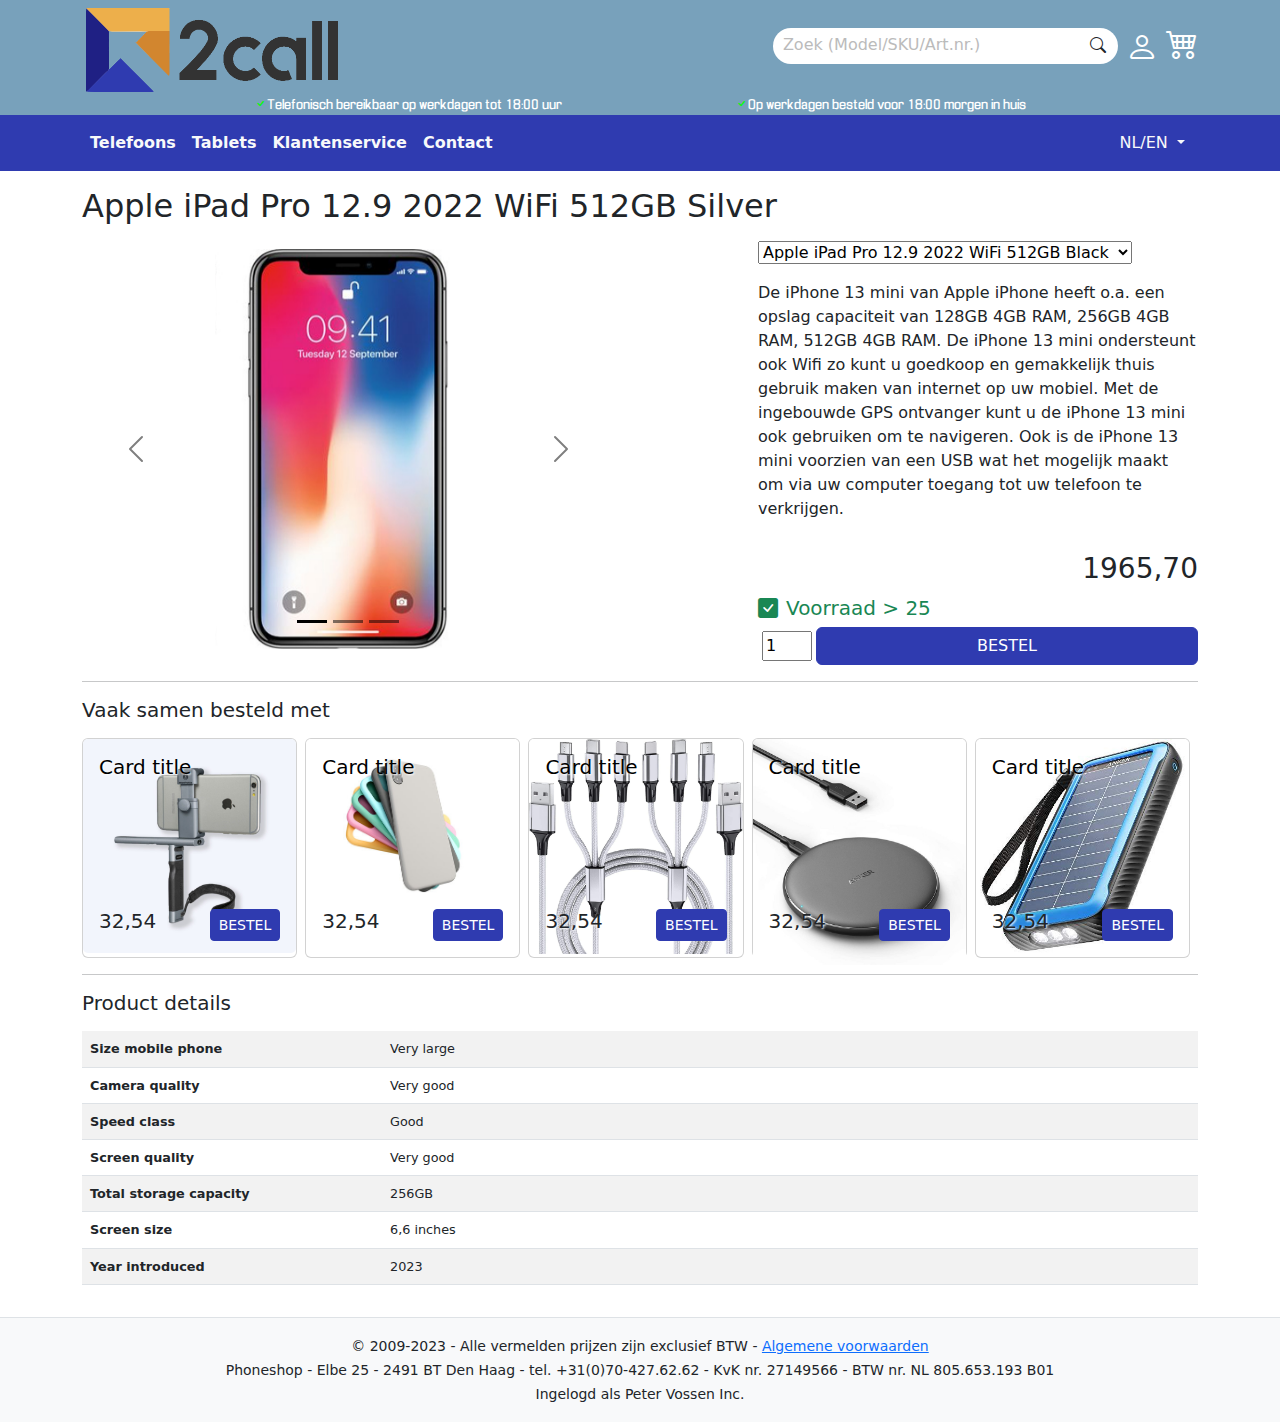
<file: product1.html>
<!DOCTYPE html>
<html lang="nl">
  <head>
    <meta charset="utf-8">
    <meta name="viewport" content="width=device-width, initial-scale=1">
    <link rel="stylesheet" type="text/css" href="css/bootstrap.min.css">
    <link rel="stylesheet" type="text/css" href="css/main.css">
    <script src="js/bootstrap.bundle.min.js" defer></script>
    <script src="js/main.js" defer></script>
    <link rel="stylesheet" href="https://cdn.jsdelivr.net/npm/bootstrap-icons@1.10.5/font/bootstrap-icons.css">
    <link rel="apple-touch-icon" sizes="180x180" href="/apple-touch-icon.png">
    <link rel="icon" type="image/png" sizes="32x32" href="/favicon-32x32.png">
    <link rel="icon" type="image/png" sizes="16x16" href="/favicon-16x16.png">
    <link rel="manifest" href="/site.webmanifest">
    <title>Phoneshop</title>
  </head>
  <body>
    <header>
      
      <div class="ps-bannercolor container-fluid">
        <div class="container pb-1 d-flex align-items-center justify-content-between">
          
          <picture class="mt-2 ms-1">
            <a href="index.html"><img id="header-logo" src="images/2call-logo-banner.png" alt="Phoneshop logo"></a>
          </picture>

          <div class="d-flex align-items-center">
            <div class="bg-white my-2 px-2 rounded-pill">
              <input type="text" name="zoekVeld" id="zoekVeld" class="border-0" placeholder="Zoek (Model/SKU/Art.nr.)">
              <button class="btn border-0 px-1" type="button"><i class="bi bi-search"></i></button>
            </div>
            <div class="ms-2 d-flex flex-column flex-sm-row">
              <div class="pt-1"><a href="#" data-bs-toggle="modal" data-bs-target="#loginModal"><i class="bi bi-person text-white h2 nudge"></i></a></div>
              <div class="ms-sm-2"><a href="#" data-bs-toggle="modal" data-bs-target="#shoppingcartModal"><i class="bi bi-cart4 text-white h2"></i></a></div>
            </div>
          </div>
        </div>
      </div>

      <div class="ps-bannercolor">
        <div class="container d-flex flex-column flex-md-row justify-content-evenly">
          <p class="vinkjestekst"><i class="bi bi-check groenvinkje"></i>Telefonisch bereikbaar op werkdagen tot 18:00 uur</p>
          <p class="vinkjestekst"><i class="bi bi-check groenvinkje"></i>Op werkdagen besteld voor 18:00 morgen in huis</p>
        </div>
      </div>

      <nav class="navbar navbar-expand-lg ps-menucolor">
        <div class="container">
          <button class="navbar-toggler text-light" type="button" data-bs-toggle="collapse" data-bs-target="#navbarText" aria-controls="navbarText" aria-expanded="false" aria-label="Toggle navigation">
            <i class="bi bi-list fs-2"></i>
          </button>
          <div class="collapse navbar-collapse" id="navbarText">
            <div class="navbar-nav fw-semibold">
              <a class="nav-item nav-link text-light" aria-current="page" href="index.html">Telefoons</a>
              <a class="nav-item nav-link text-light" href="index.html">Tablets</a>
              <a class="nav-item nav-link text-light" href="ks-main.html">Klantenservice</a>
              <a class="nav-item nav-link text-light" href="contact.html">Contact</a>
            </div>
          </div>

          <div class="dropdown">
            <button class="btn dropdown-toggle text-light" type="button" data-bs-toggle="dropdown" aria-expanded="false">
              NL/EN
            </button>
            <ul class="dropdown-menu">
              <li><a class="dropdown-item" href="#">NL</a></li>
              <li><a class="dropdown-item" href="#">EN</a></li>
            </ul>
          </div>

        </div>
      </nav>
    </header>

    <main id="main-content" class="container">

      <h1 class="h2 mt-3">Apple iPad Pro 12.9 2022 WiFi 512GB Silver</h1>

      <div class="d-flex flex-column flex-md-row justify-content-between">
        <div id="carouselProductContainer" class="p-3 mx-auto mx-sm-0">
          <div id="carouselProductIndicators" class="carousel carousel-dark slide">
            <div class="carousel-indicators">
              <button type="button" data-bs-target="#carouselProductIndicators" data-bs-slide-to="0" class="active" aria-current="true" aria-label="Slide 1"></button>
              <button type="button" data-bs-target="#carouselProductIndicators" data-bs-slide-to="1" aria-label="Slide 2"></button>
              <button type="button" data-bs-target="#carouselProductIndicators" data-bs-slide-to="2" aria-label="Slide 3"></button>
            </div>
            <div class="carousel-inner">
              <div class="carousel-item active">
                <img src="images/phone1.png" class="d-block mx-auto" alt="...">
              </div>
              <div class="carousel-item">
                <img src="images/phone2.png" class="d-block mx-auto" alt="...">
              </div>
              <div class="carousel-item">
                <img src="images/phone3.png" class="d-block mx-auto" alt="...">
              </div>
            </div>
            <button class="carousel-control-prev" type="button" data-bs-target="#carouselProductIndicators" data-bs-slide="prev">
              <span class="carousel-control-prev-icon" aria-hidden="true"></span>
              <span class="visually-hidden">Previous</span>
            </button>
            <button class="carousel-control-next" type="button" data-bs-target="#carouselProductIndicators" data-bs-slide="next">
              <span class="carousel-control-next-icon" aria-hidden="true"></span>
              <span class="visually-hidden">Next</span>
            </button>
          </div>
        </div>

        <div class="ps-product-bestel d-flex flex-column mx-auto mx-lg-0 align-content-center">
          <div class="flex-grow-1 my-2">
            <select name="variant" id="variant" class="">
              <option value="1">Apple iPad Pro 12.9 2022 WiFi 512GB Black</option>
              <option value="2">Apple iPad Pro 12.9 2022 WiFi 512GB Yellow</option>
              <option value="3">Apple iPad Pro 12.9 2022 WiFi 512GB Gold</option>
              <option value="4">Apple iPad Pro 12.9 2022 WiFi 1TB Black</option>
              <option value="5">Apple iPad Pro 12.9 2022 WiFi 1TB Yellow</option>
              <option value="6">Apple iPad Pro 12.9 2022 WiFi 1TB Gold</option>
            </select>
            <p class="mt-3">De iPhone 13 mini van Apple iPhone heeft o.a. een opslag capaciteit van 128GB 4GB RAM, 256GB 4GB RAM, 512GB 4GB RAM. De iPhone 13 mini ondersteunt ook Wifi zo kunt u goedkoop en gemakkelijk thuis gebruik maken van internet op uw mobiel. Met de ingebouwde GPS ontvanger kunt u de iPhone 13 mini ook gebruiken om te navigeren. Ook is de iPhone 13 mini voorzien van een USB wat het mogelijk maakt om via uw computer toegang tot uw telefoon te verkrijgen.</p>
          </div>

          <div class="">
            <p class="h3 text-end">1965,70</p>
            <p class="text-success fs-5 mb-1"><i class="bi bi-check-square-fill me-2 text-success"></i>Voorraad <span>> 25</span></p>
            <div class="d-flex align-items-center">
              <input class="mx-1 ps-product-amount" type="number" value="1">
              <button type="button" class="btn btn-primary w-100" data-bs-toggle="modal" data-bs-target="#shoppingcartModal">BESTEL</button>
            </div>
          </div>
        </div>

      </div>

      <hr>

      <h5>Vaak samen besteld met</h5>

      <div class="d-flex flex-column my-3">
        <div id="upsell" class="d-flex justify-content-evenly justify-content-sm-between">

          <div class="card me-2">
            <img src="images/asses001.jpg" class="card-img" alt="...">
            <div class="card-img-overlay d-flex flex-column ">
              <h5 class="card-title ps-glow"><a href="#" class="text-decoration-none text-black stretched-link">Card title</a></h5>
              <div class="d-flex justify-content-between mt-auto">
                <h5 class="ps-glow">32,54</h5>
                <button type="button" class="btn btn-primary z-2 btn-sm" data-bs-toggle="modal" data-bs-target="#shoppingcartModal">BESTEL</button>
              </div>
            </div>
          </div>

          <div class="card me-2">
            <img src="images/asses002.jpg" class="card-img" alt="...">
            <div class="card-img-overlay d-flex flex-column ">
              <h5 class="card-title ps-glow"><a href="#" class="text-decoration-none text-black stretched-link">Card title</a></h5>
              <div class="d-flex justify-content-between mt-auto">
                <h5 class="ps-glow">32,54</h5>
                <button type="button" class="btn btn-primary z-2 btn-sm" data-bs-toggle="modal" data-bs-target="#shoppingcartModal">BESTEL</button>
              </div>
            </div>
          </div>

          <div class="card me-2 d-none d-sm-block">
            <img src="images/asses003.jpg" class="card-img" alt="...">
            <div class="card-img-overlay d-flex flex-column ">
              <h5 class="card-title ps-glow"><a href="#" class="text-decoration-none text-black stretched-link">Card title</a></h5>
              <div class="d-flex justify-content-between mt-auto">
                <h5 class="ps-glow">32,54</h5>
                <button type="button" class="btn btn-primary z-2 btn-sm" data-bs-toggle="modal" data-bs-target="#shoppingcartModal">BESTEL</button>
              </div>
            </div>
          </div>

          <div class="card me-2 d-none d-lg-block">
            <img src="images/asses004.jpg" class="card-img" alt="...">
            <div class="card-img-overlay d-flex flex-column ">
              <h5 class="card-title ps-glow"><a href="#" class="text-decoration-none text-black stretched-link">Card title</a></h5>
              <div class="d-flex justify-content-between mt-auto">
                <h5 class="ps-glow">32,54</h5>
                <button type="button" class="btn btn-primary z-2 btn-sm" data-bs-toggle="modal" data-bs-target="#shoppingcartModal">BESTEL</button>
              </div>
            </div>
          </div>

          <div class="card me-2 d-none d-xl-block">
            <img src="images/asses005.jpg" class="card-img" alt="...">
            <div class="card-img-overlay d-flex flex-column ">
              <h5 class="card-title ps-glow"><a href="#" class="text-decoration-none text-black stretched-link">Card title</a></h5>
              <div class="d-flex justify-content-between mt-auto">
                <h5 class="ps-glow">32,54</h5>
                <button type="button" class="btn btn-primary z-2 btn-sm" data-bs-toggle="modal" data-bs-target="#shoppingcartModal">BESTEL</button>
              </div>
            </div>
          </div>

        </div>

      <hr>

        <div>
          <h5 class="mb-3">Product details</h5>

          <table id="ps-product-details" class="table table-striped">
            <tbody>
              <tr>
                <th scope="row">Size mobile phone</th>
                <td>Very large</td>
              </tr>
              <tr>
                <th scope="row">Camera quality</th>
                <td>Very good</td>
              </tr>
              <tr>
                <th scope="row">Speed class</th>
                <td>Good</td>
              </tr>
              <tr>
                <th scope="row">Screen quality</th>
                <td>Very good</td>
              </tr>
              <tr>
                <th scope="row">Total storage capacity</th>
                <td>256GB</td>
              </tr>
              <tr>
                <th scope="row">Screen size</th>
                <td>6,6 inches</td>
              </tr>
              <tr>
                <th scope="row">Year introduced</th>
                <td>2023</td>
              </tr>
            </tbody>
          </table>

        </div>

      </div>

      <!-- Login Modal -->
    <div class="modal fade" id="loginModal" tabindex="-1" aria-labelledby="loginModalLabel" aria-hidden="true">
      <div class="modal-dialog modal-dialog-centered">
        <div class="modal-content">
          <div class="modal-header ps-menucolor text-white">
            <h1 class="modal-title fs-5" id="loginModalLabel">Inloggen bij Phoneshop </h1>
            <button type="button" class="btn-close" data-bs-dismiss="modal" aria-label="Close"></button>
          </div>
          <div class="modal-body">
            <div>
              <label class="order-label my-1" for="login_user">E-mailadres</label>
              <input class="order-input" type="text" id="login_user" name="login_user" placeholder="E-mailadres">
            </div>
            <div>
              <label class="order-label my-1" for="login_pass">Wachtwoord</label>
              <input class="order-input" type="password" id="login_pass" name="login_pass">
            </div>
            <a href="#" data-bs-toggle="modal" data-bs-target="#loginRecoverModal">Wachtwoord vergeten?</a>
          </div>
          <div class="modal-footer ps-light-blue">
            <button type="button" class="btn btn-primary">Inloggen</button>
          </div>
        </div>
      </div>
     </div> 

     <!-- Login Recover Modal -->
    <div class="modal fade" id="loginRecoverModal" tabindex="-1" aria-labelledby="loginRecoverModalLabel" aria-hidden="true">
      <div class="modal-dialog modal-dialog-centered">
        <div class="modal-content">
          <div class="modal-header ps-menucolor text-white">
            <h1 class="modal-title fs-5 text-white" id="loginRecoverModalLabel">Wachtwoord vergeten?</h1>
            <button type="button" class="btn-close" data-bs-dismiss="modal" aria-label="Close"></button>
          </div>
          <div class="modal-body">
            <p>Vul je e-mailadres in, dan sturen we je een e-mail waarmee je je wachtwoord opnieuw kunt instellen.</p>
            <div>
              <label class="order-label my-1" for="login_recover">E-mailadres</label>
              <input class="order-input" type="text" id="login_recover" name="login_recover" placeholder="E-mailadres">
            </div>
          </div>
          <div class="modal-footer ps-light-blue">
            <button type="button" class="btn btn-primary">Stuur e-mail</button>
          </div>
        </div>
      </div>
     </div> 

      <!-- Shoppingcart Modal -->
      <div class="modal fade" id="shoppingcartModal" tabindex="-1" aria-labelledby="shoppingcartModalLabel" aria-hidden="true">
        <div class="modal-dialog  modal-dialog-centered modal-dialog-scrollable">
          <div class="modal-content">
            <div class="modal-header ps-menucolor text-white">
              <h1 class="modal-title fs-5" id="shoppingcartModalLabel">Winkelmandje</h1>
              <button type="button" class="btn-close" data-bs-dismiss="modal" aria-label="Close"></button>
            </div>
            <div class="modal-body">
              <table class="table table-striped">
                <thead>
                  <tr>
                    <th scope="col">Product</th>
                    <th scope="col">Aantal</th>
                    <th class="text-nowrap" scope="col">Per stuk</th>
                    <th scope="col">Totaal</th>
                  </tr>
                </thead>
                <tbody class="table-group-divider">
                  <tr>
                    <th scope="row">Apple iPad Air 2022 10.9 WiFi + 5G 64GB Space Grey</th>
                    <td class="p-1"><input value="1" type="number"></td>
                    <td>&euro;99</td>
                    <td>&euro;99</td>
                  </tr>
                  <tr>
                    <th scope="row">Caterpillar CAT S42H+ Dual Sim 32GB Black</th>
                    <td class="p-1"><input value="1" type="number"></td>
                    <td>&euro;99</td>
                    <td>&euro;99</td>
                  </tr>
                  <tr>
                    <th scope="row">Fairphone 4 6/128GB Grey</th>
                    <td class="p-1"><input value="1" type="number"></td>
                    <td>&euro;99</td>
                    <td>&euro;99</td>
                  </tr>
                  <tr>
                    <th scope="row">Apple iPhone 12 Pro - 1TB</th>
                    <td class="p-1"><input value="1" type="number"></td>
                    <td>&euro;99</td>
                    <td>&euro;99</td>
                  </tr>
                  <tr>
                    <th scope="row" colspan="3" class="text-end" >Totaal excl. BTW</th>
                    <td>&euro;396</td>
                  </tr>
                </tbody>
              </table>
            </div>
            <div class="modal-footer ps-light-blue">
              <button type="button" class="btn btn-secondary" data-bs-dismiss="modal">Verder winkelen</button>
              <a class="btn btn-primary" href="order.html">Bestellen</a>
            </div>
          </div>
        </div>
      </div>

    </main>

    <footer class="bg-light p-3 border-top">
      <p class="text-center mb-0"><small>&copy; 2009-2023 - Alle vermelden prijzen zijn exclusief BTW - <a href="http://www.phoneshop.nl/voorwaarden" target="blank" >Algemene voorwaarden</a>
      <br>Phoneshop - Elbe 25 - 2491 BT Den Haag - tel. +31(0)70-427.62.62 - KvK nr. 27149566 - BTW nr. NL 805.653.193 B01<br>
      Ingelogd als Peter Vossen Inc.</small></p>
    </footer>

  </body>
</html>
</file>
<file: css/main.css>
@font-face {
  font-family: Enigmatic;
  src: url(../font/EnigmaU_2.TTF);
}

html {
    font-size: 80%;
}

/*#main-content {
	display: grid;
	grid-template-areas:
	"main-filter main-filter"
	"main-header main-header"
	"main-content  main-content";
	grid-template-rows: 32px 1fr;
	grid-template-columns: 200px 1fr;
}*/


.btn-primary, .btn-primary:active, .btn-primary:visited {
    background-color: #2f3bb0 !important;
    border-color: #2f3bb0 !important;
}

.btn-primary:hover {
    background-color: #7780db !important;
}

.ps-light-blue {
	background-color: #e8eaf9;
}

.ps-text-blue {
	color: #c9d9e4;
}

.ps-text-navy {
	color: #243763;
}

.ps-shadow {
	box-shadow: 7px 7px 10px 2px rgba(0, 0, 0, 0.1);
}

.ps-orange {
	background-color: #2b2f32;
}

.ps-menucolor {
	background-color: #2f3bb0;
}

.ps-bannercolor {
	background-color: #78A1BB;
}

.ps-green {
	background-color: #00a79d;
}

.ps-darkgrey {
	background-color: #484848;
}

.ps-text-orange {
	color: #f7931e;
}

.ps-text-green {
	color: #00a79d;
}

.ps-sku {
	min-width: auto;
}

.ps-product-amount {
	width: 50px
}

.ps-glow {
	text-shadow: 1px 1px 2px rgba(255, 255, 255, 1);
}

.logotagline {
	font-family: Enigmatic;
	font-size: 9px;
	margin: 0px;
	text-align: right;
}

.vinkjestekst {
	font-family: Enigmatic;
	font-size: 9px;
	margin: 0px;
	color: white;
}

.vinkjestekst .groenvinkje {
	color: #00ff00;
}

#header-logo {
	max-width: 164px;
}

.dropdown-menu {
  min-width: 2rem;
}

#brand-list {
/*	grid-area: main-filter;*/
	height: 32px;
}

#zoekVeld {
	width: 65px;
}

#zoekVeld:focus {
	outline: none;
}

::placeholder {
  color: #bbb;
}

.product-card img {
	max-height: 200px;
/*	width: auto;*/
	object-fit: contain;
}

#tile-view .card {
	width: 275px;
}

#list-view input {
	width: 50px
}

#shopping-basket input {
	width: 50px
}

#shoppingcartModal input {
	width: 50px
}

.list-image {
	max-height: 30px;
	object-fit: contain;
}

.order-input {
	width: 7rem;
	border-radius: 0.375rem;	
	border: 1px solid #dee2e6;
	transition: border-color .15s ease-in-out,box-shadow .15s ease-in-out;
}

.order-input[type=text]:focus {
  border: 2px solid #f7931e;
  box-shadow: 0px 0px 3px 0px rgba(247,147,30,1);
  outline-width: 0;
}

.order-adres-list {
	width: 220px;
}

.order-label {
	width: 6rem;
}

.ks-nav-box {
	width: 290px;
}

.ks-nav-box p {
	text-decoration: none;
}

.ks-nav-box:hover {
	transform: scale(1.02);
}

#carouselProductContainer {
	height: 222px;
	width: 322px;
}

#carouselProductContainer img {
	max-height: 200px;
}

#upsell .card {
	width: 164px;
	height: 164px;
}

.contact-box {
	width: 100%;
}

.mapscontainer {
	width: 100%;
	height: 400px;
}

@media only screen and (min-width: 360px) {
	#zoekVeld {
		width: 75px;
	}

	.order-label {
		width: 7rem;
	}
}

@media only screen and (min-width: 400px) {
	.ks-nav-box {
		width: 180px;
	}
}

@media only screen and (min-width: 448px) {
	#zoekVeld {
		width: 100px;
	}

	#header-logo {
		max-width: 246px;
	}

	.logotagline {
		font-size: 13px;
	}

	.vinkjestekst {
		font-size: 12px;
	}
}

@media only screen and (min-width: 500px) {
	#tile-view .card {
		width: 222px;
	}
}

@media only screen and (min-width: 575px) {
	html {
	    font-size: 100%;
	}

/*	#main-content {
		grid-template-rows: 40px 1fr;
	}*/

	#brand-list {
		height: 40px;
	}

	#zoekVeld {
		width: 120px;
	}

	#header-logo {
		max-width: 246px;
	}

	#tile-view .card {
		width: 245px;
	}

	.ps-sku {
		min-width: 150px;
	}

	#carouselProductContainer {
		height: 432px;
		width: 532px;
	}

	#carouselProductContainer img {
		max-height: 400px;
	}

	#ps-product-details th {
		width: 300px;
	}

	#ps-product-details {
		font-size: 0.8rem;
	}

	.order-input {
		width: 9rem;
	}	

	.ks-nav-box {
		width: 240px;
	}
}

@media only screen and (min-width: 767px) {
	#header-logo {
		max-width: 252px;
	}

	.logotagline {
		font-size: 15px;
	}

	#zoekVeld {
		width: 240px;
	}

	#tile-view .card {
		width: 220px;
	}

	.ps-sku {
		min-width: 170px;
	}

	#upsell .card {
		width: 220px;
		height: 220px;
	}

	.ps-product-bestel {
		width: 340px;
	}	

	.vinkjestekst {
		font-size: 13px;
	}

	.order-label {
		width: 8rem;
	}

	.order-input {
		width: 10rem;
	}	

	.ks-nav-box {
		width: 330px;
	}
}

@media only screen and (min-width: 991px) {
/*	#main-content {
		grid-template-areas:
		"main-filter main-header"
		"main-filter main-content"
		"main-filter main-content";
		grid-template-rows: 36px 1fr;
	}*/

	#brand-list {
		width: 200px;
		height: auto;
	}

	#zoekVeld {
		width: 300px;
	}

	#tile-view .card {
			width: 232px;
		}

	.ps-shadow {
		box-shadow: 0px 0px;
	}


	#shoppingcartModal table {
		font-size: 0.8rem;
	}

	.ps-product-bestel {
		width: 440px;
	}	

	.contact-box {
		width: 50%;
	}

	.ks-nav-box {
		width: 290px;
	}
}

@media only screen and (min-width: 1199px) {
	#tile-view .card {
			width: 270px;
		}

	#shopping-basket {
		max-width: 50%;
		font-size: 0.8rem;
	}

	.ks-nav-box {
		width: 260px;
	}
}

@media only screen and (min-width: 1399px) {
	#tile-view .card {
		width: 260px;
	}

	.ks-nav-box {
		width: 305px;
	}
}
</file>
